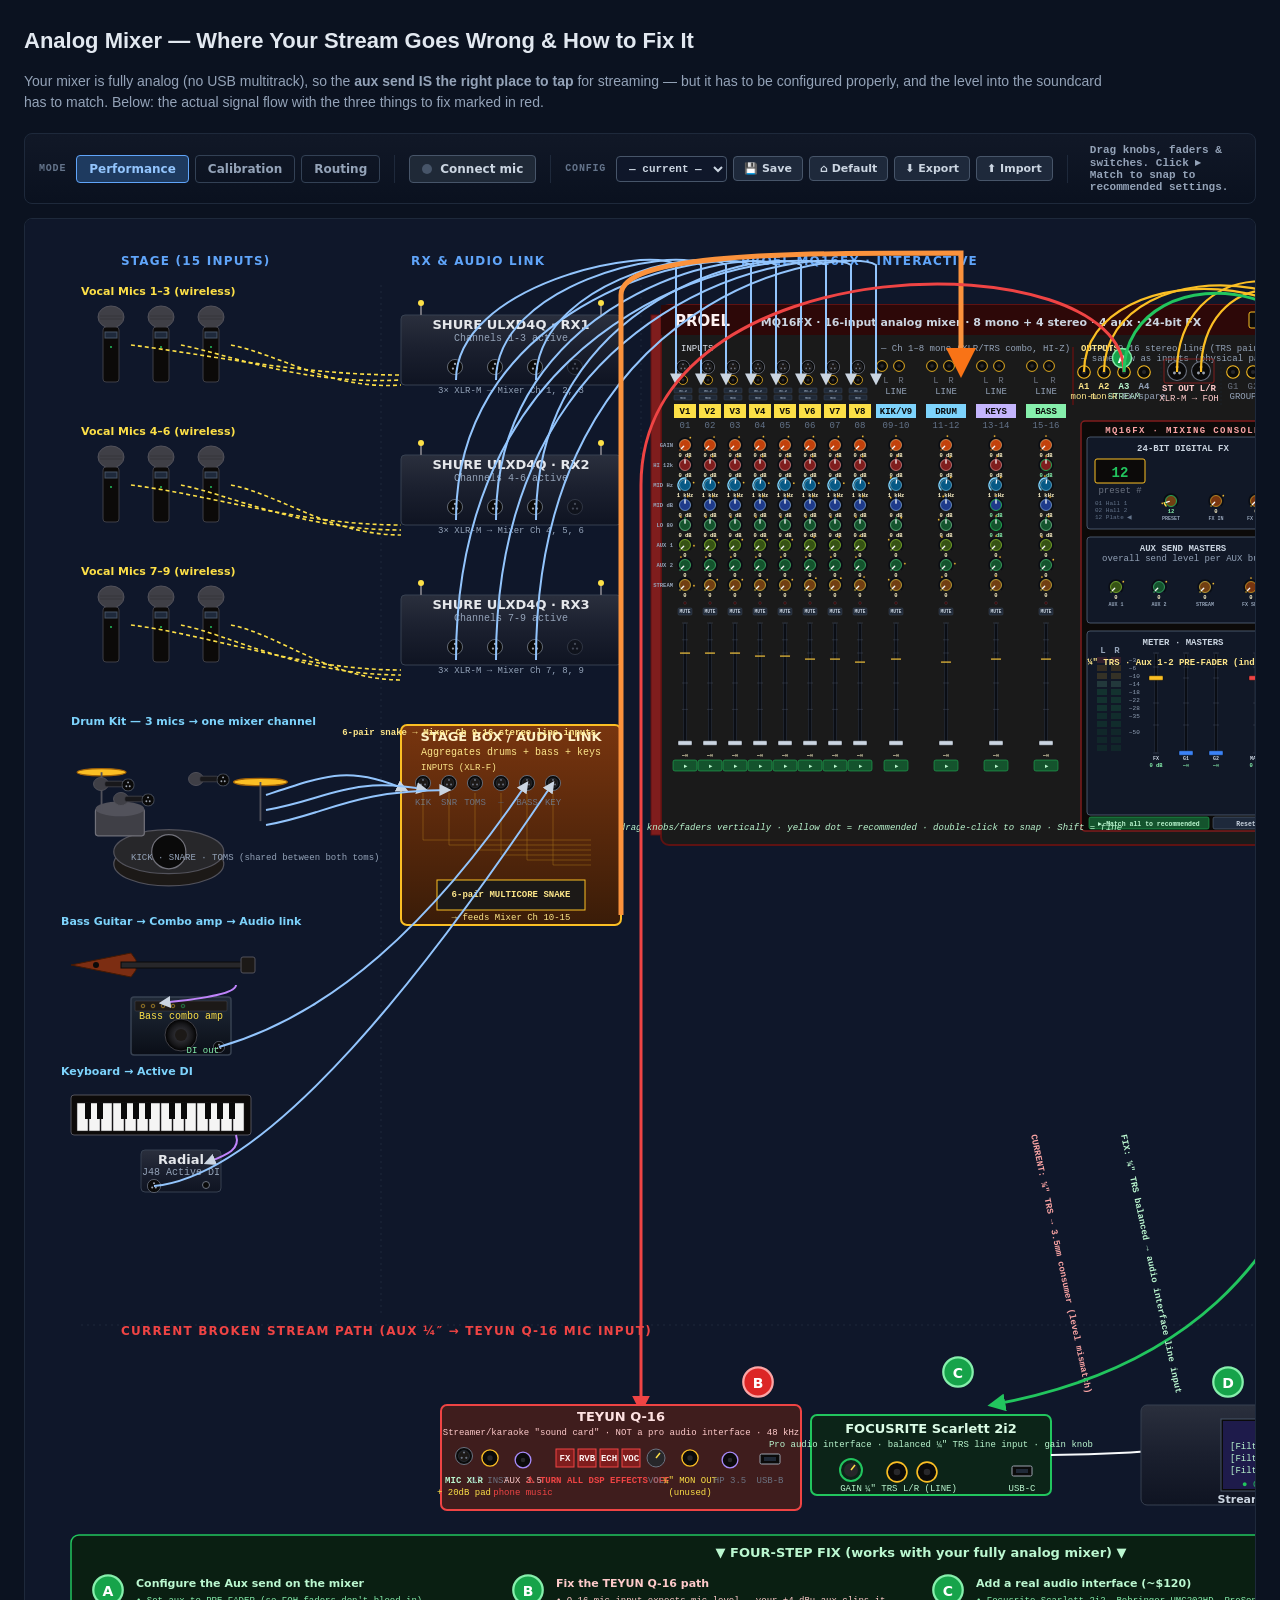
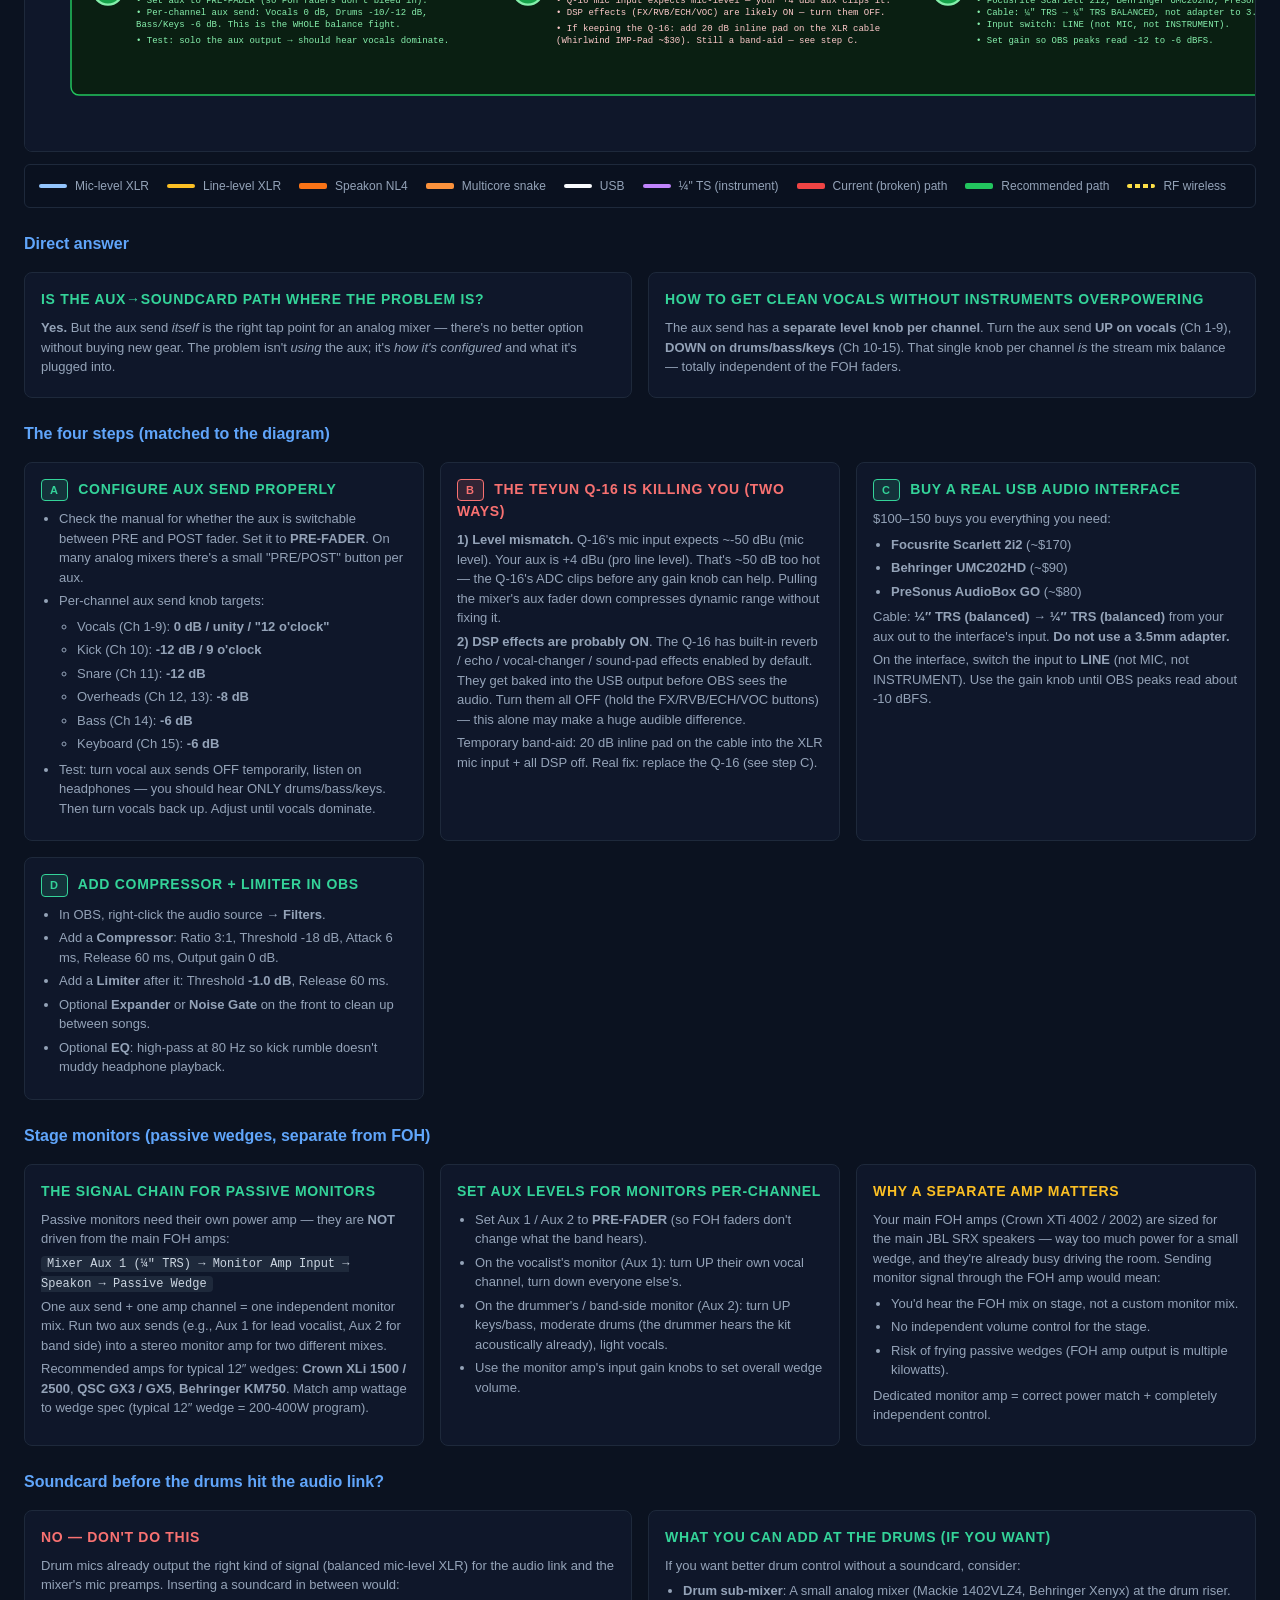
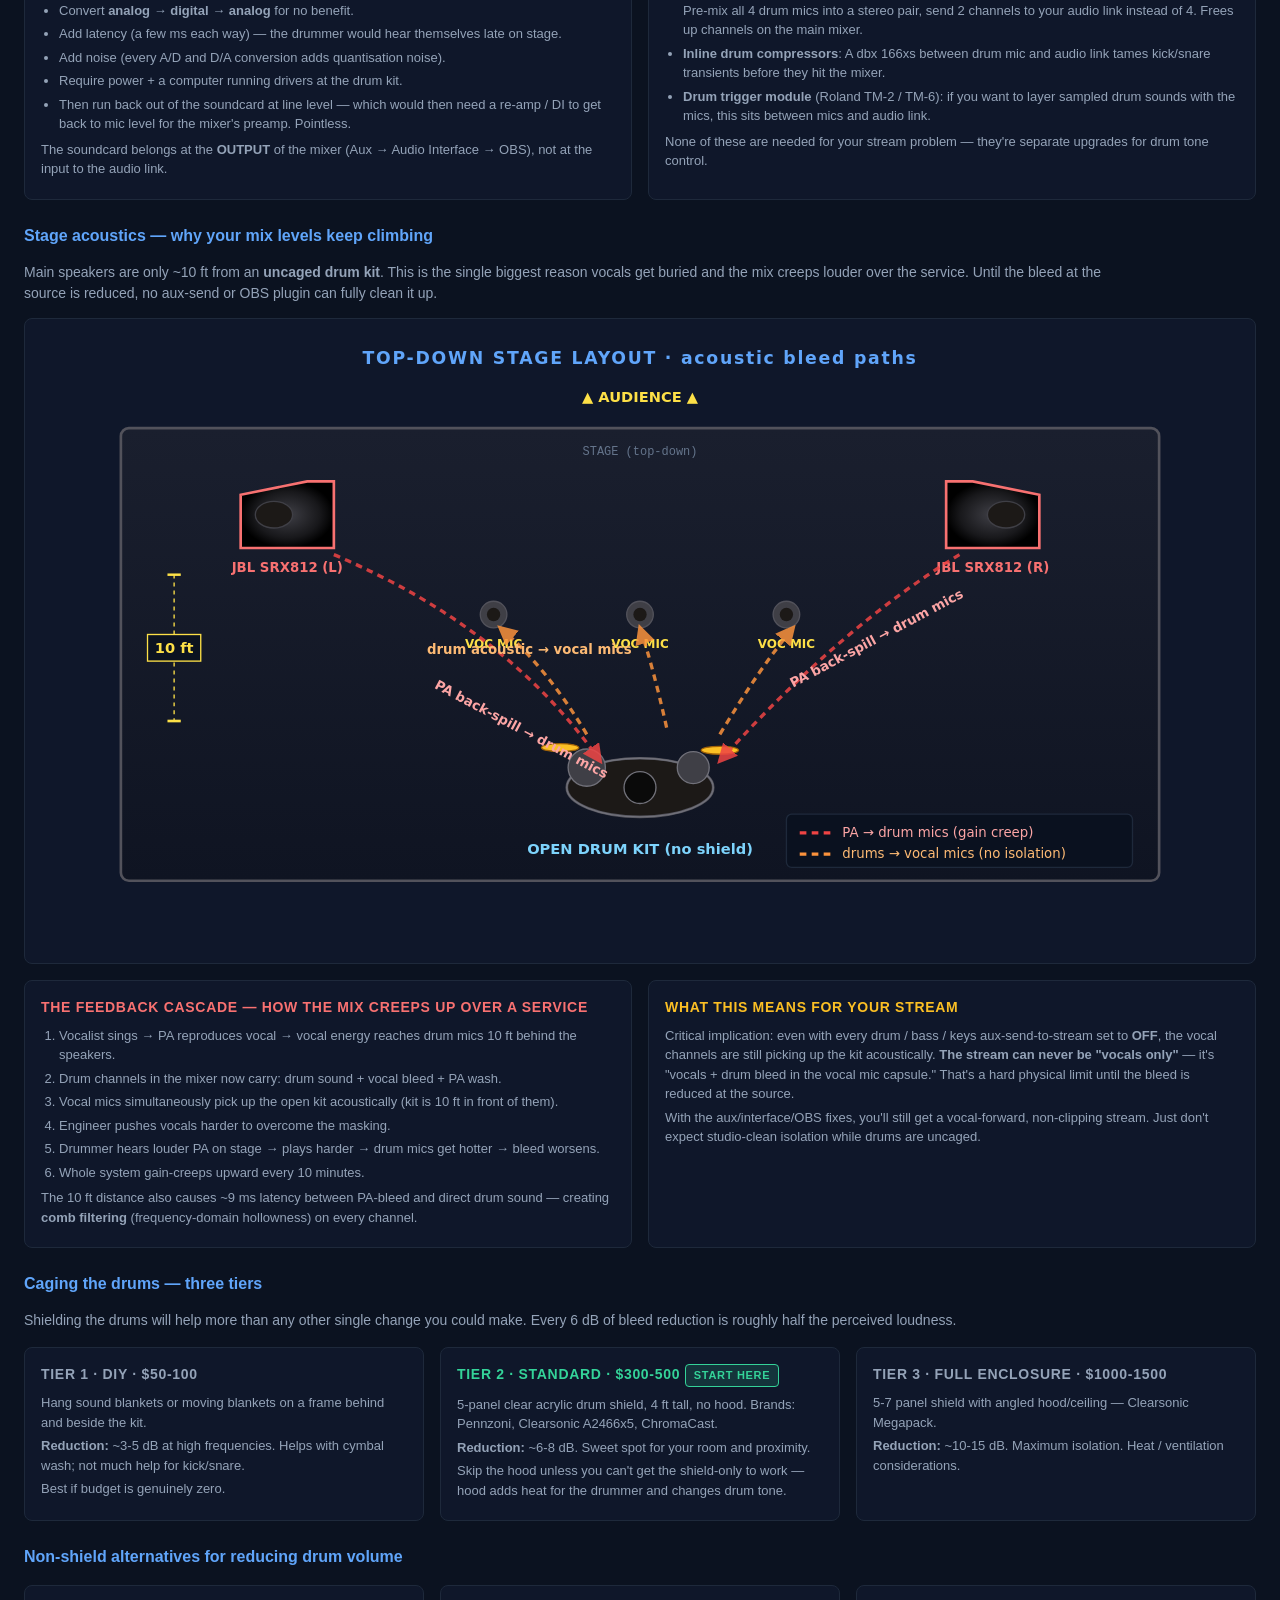
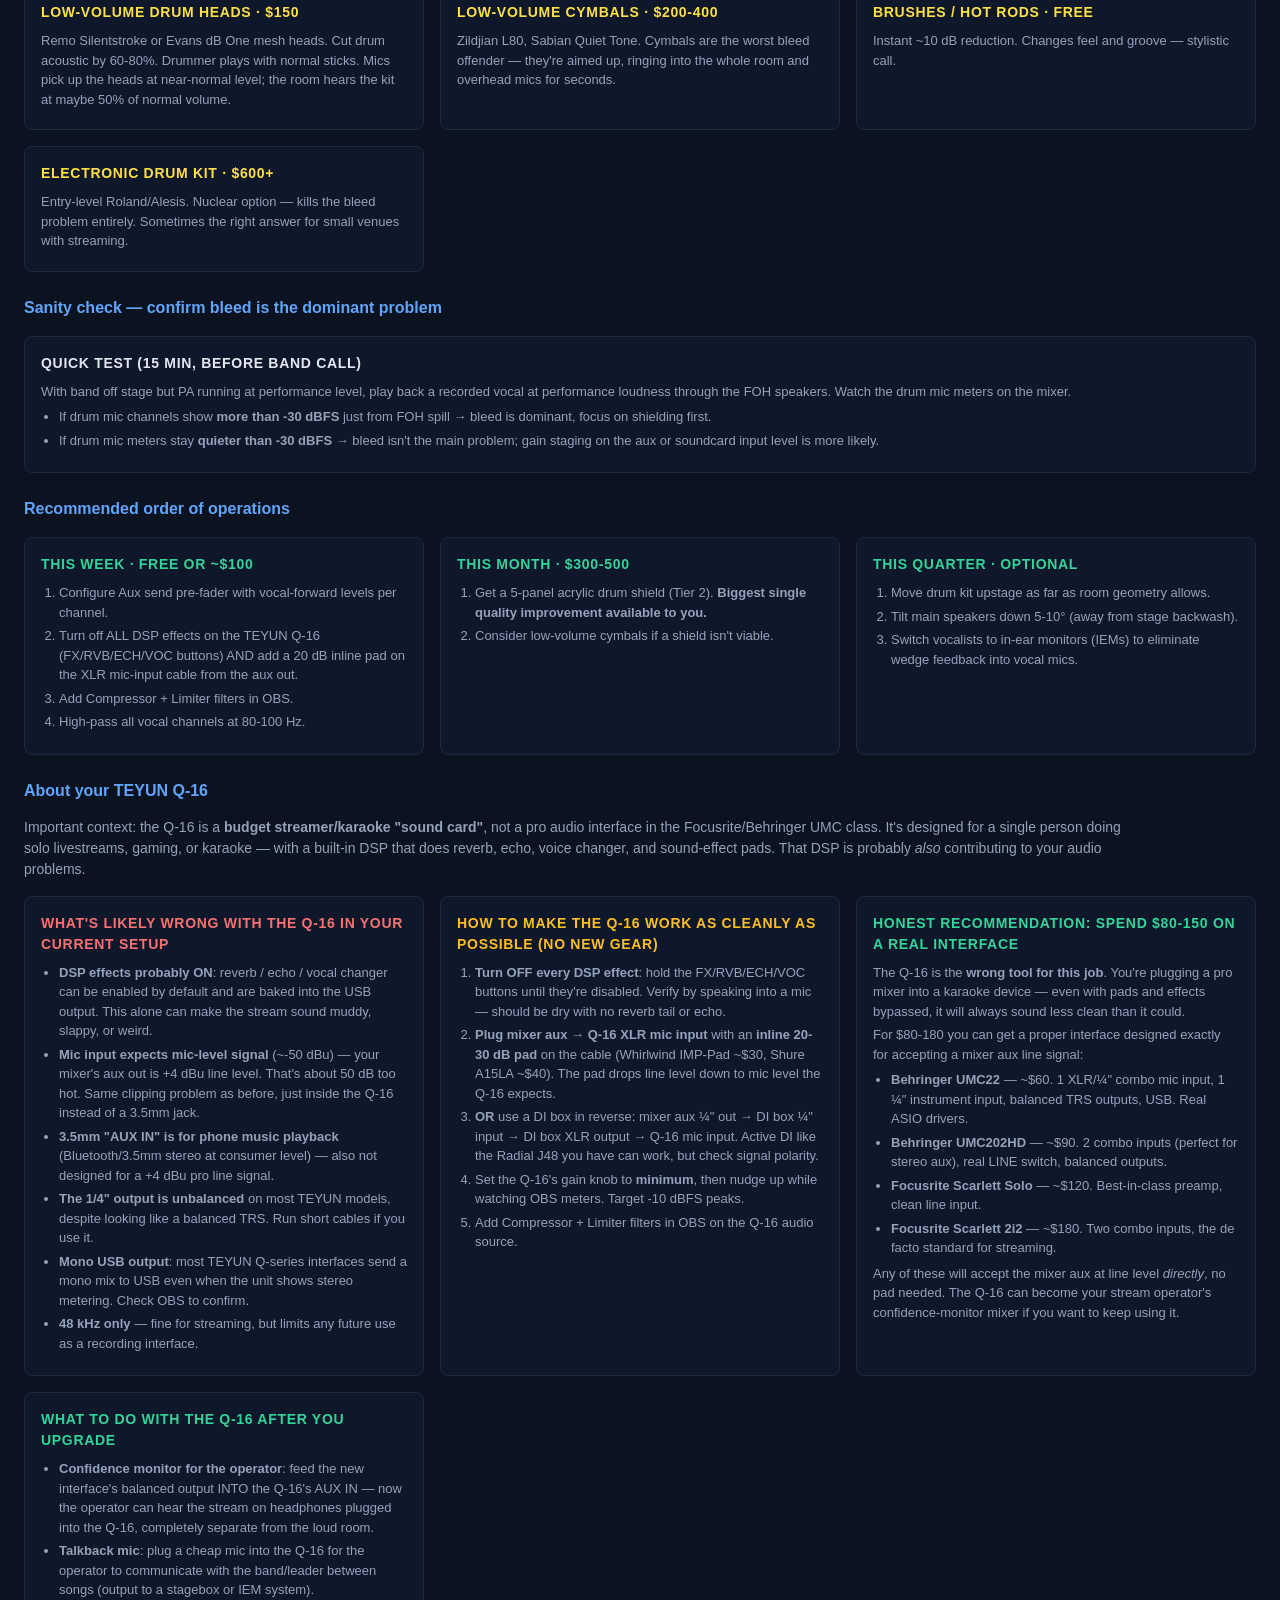
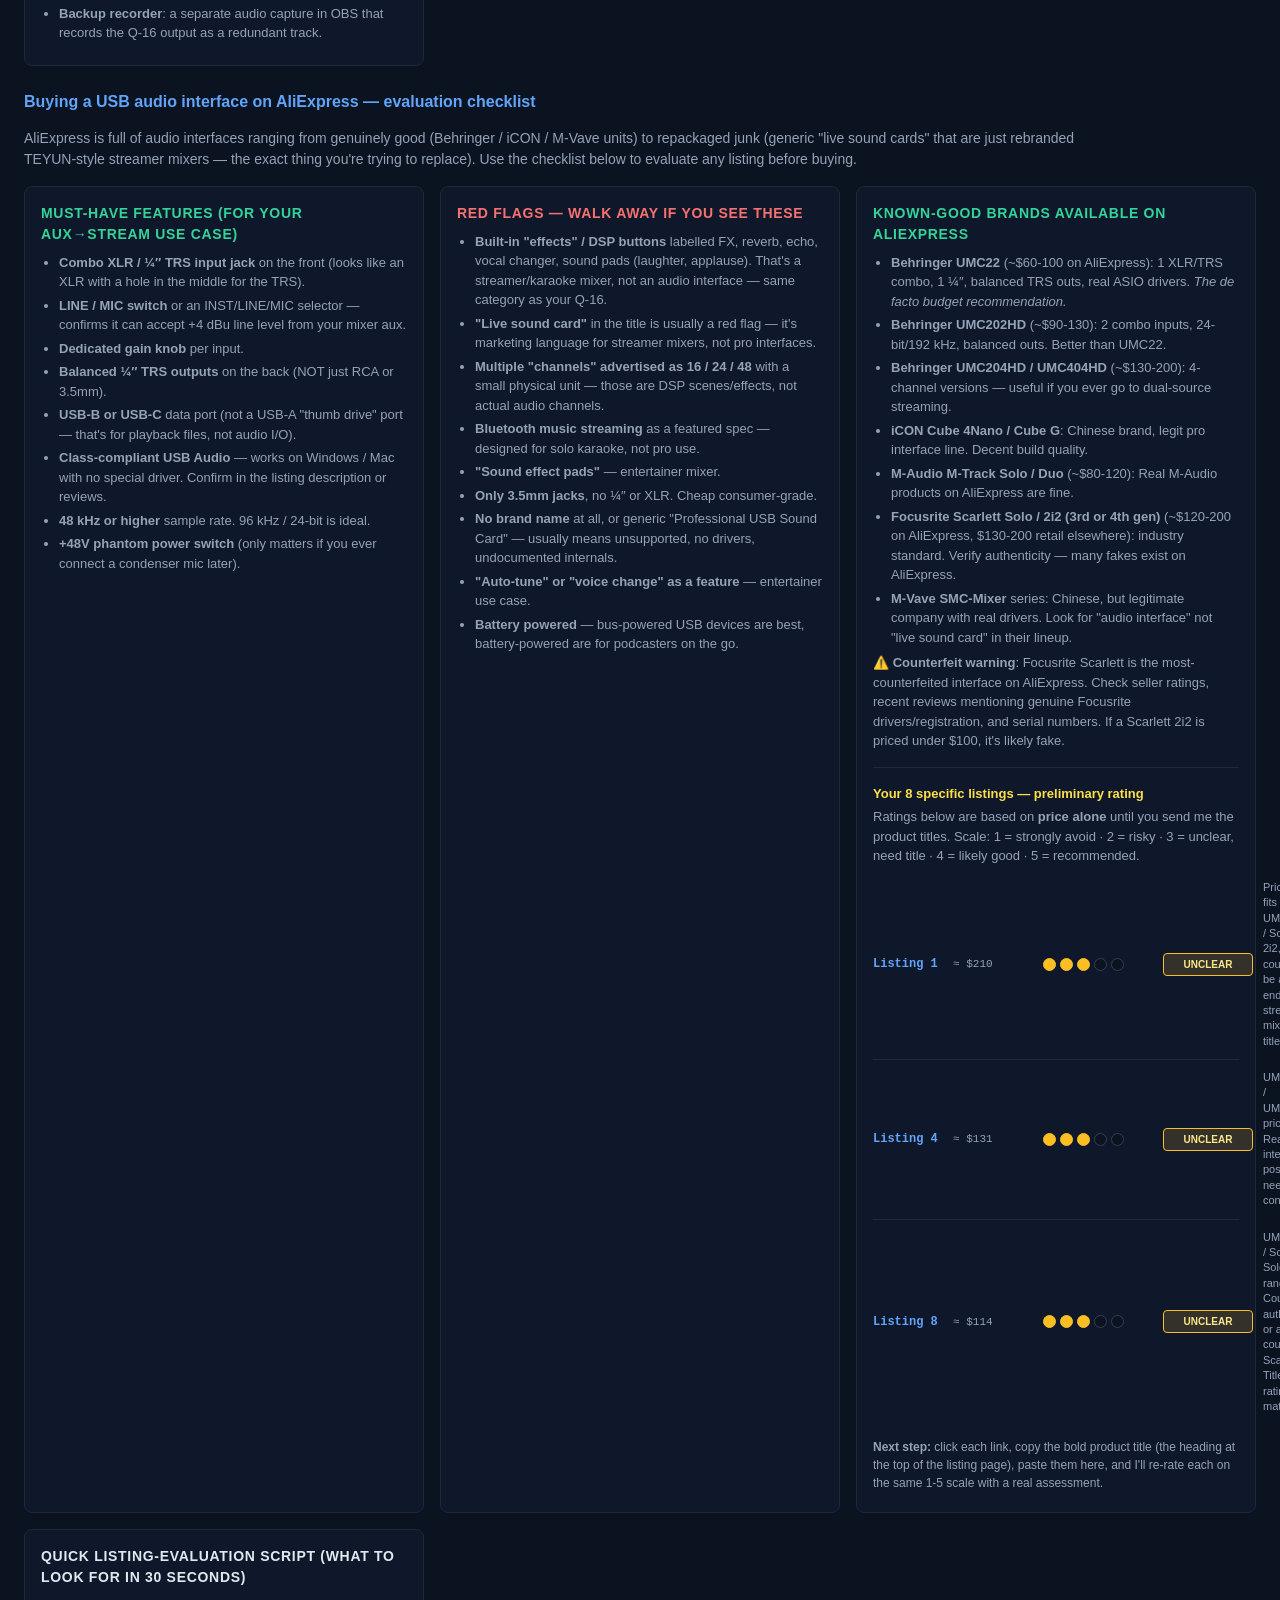
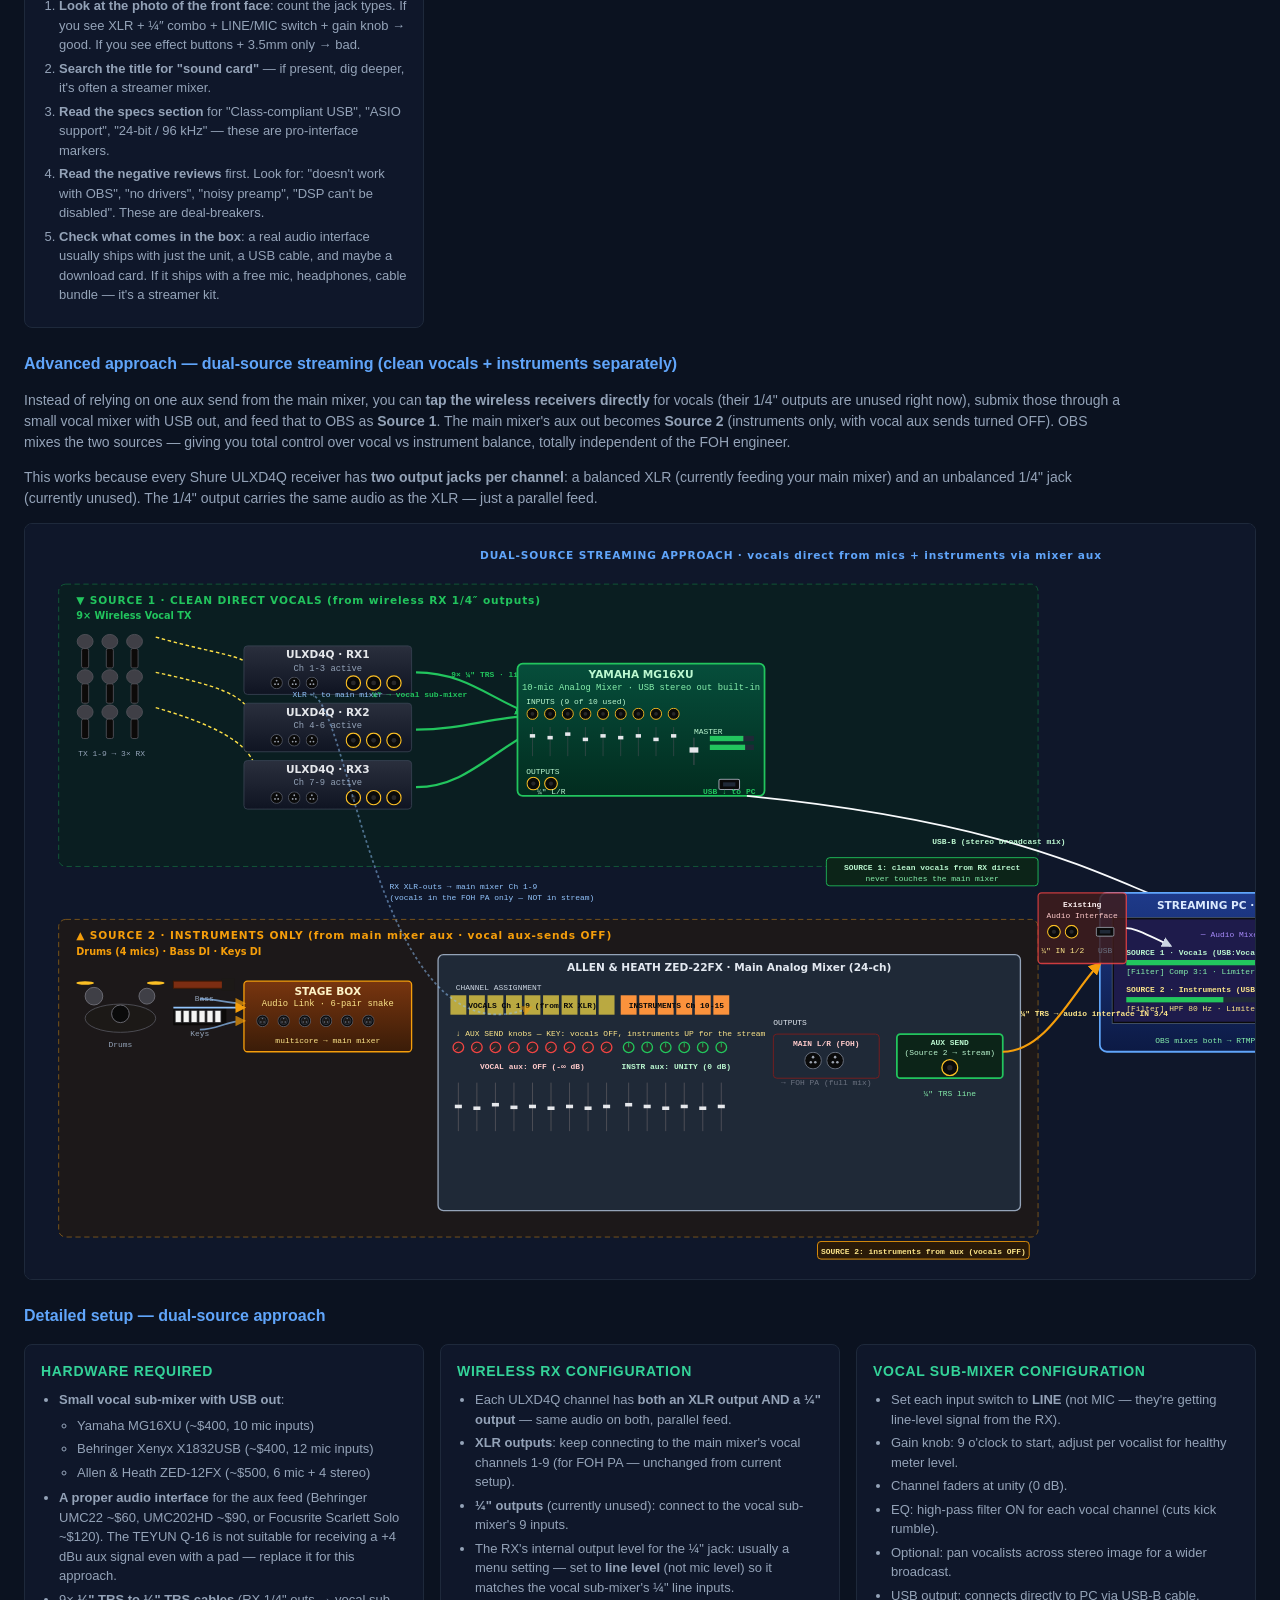
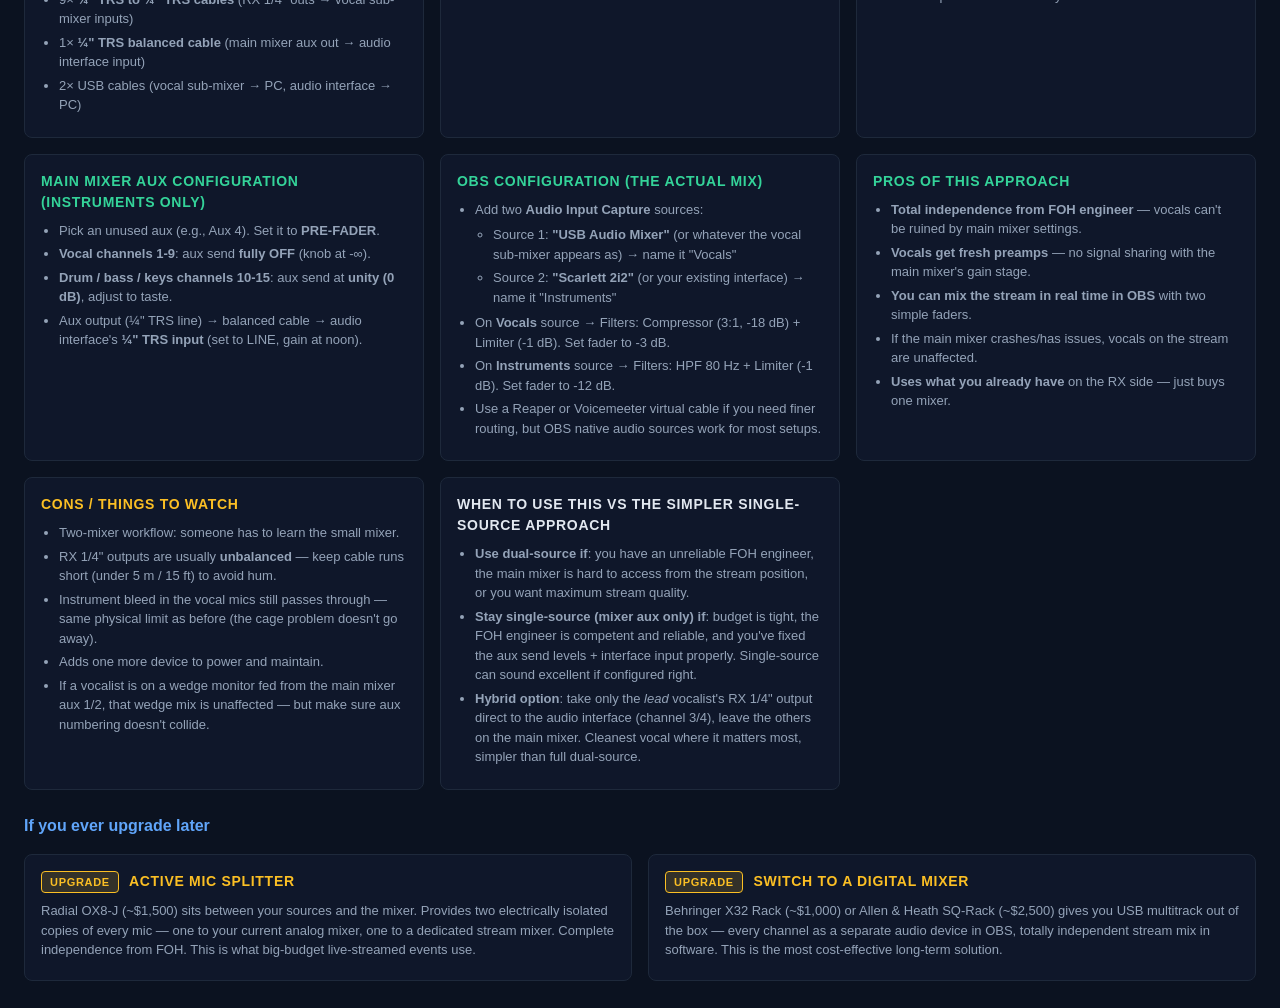
<file: index.html>
<!DOCTYPE html>
<html lang="en">
<head>
  <meta charset="UTF-8">
  <title>AudioLink — loading…</title>
  <meta http-equiv="refresh" content="0; url=signal-chain.html">
  <style>
    body { background:#0b1220; color:#e2e8f0; font-family:-apple-system,system-ui,sans-serif; padding:40px; text-align:center; }
    a { color:#60a5fa; }
  </style>
</head>
<body>
  <p>Loading <a href="signal-chain.html">AudioLink signal chain</a>…</p>
</body>
</html>
</file>
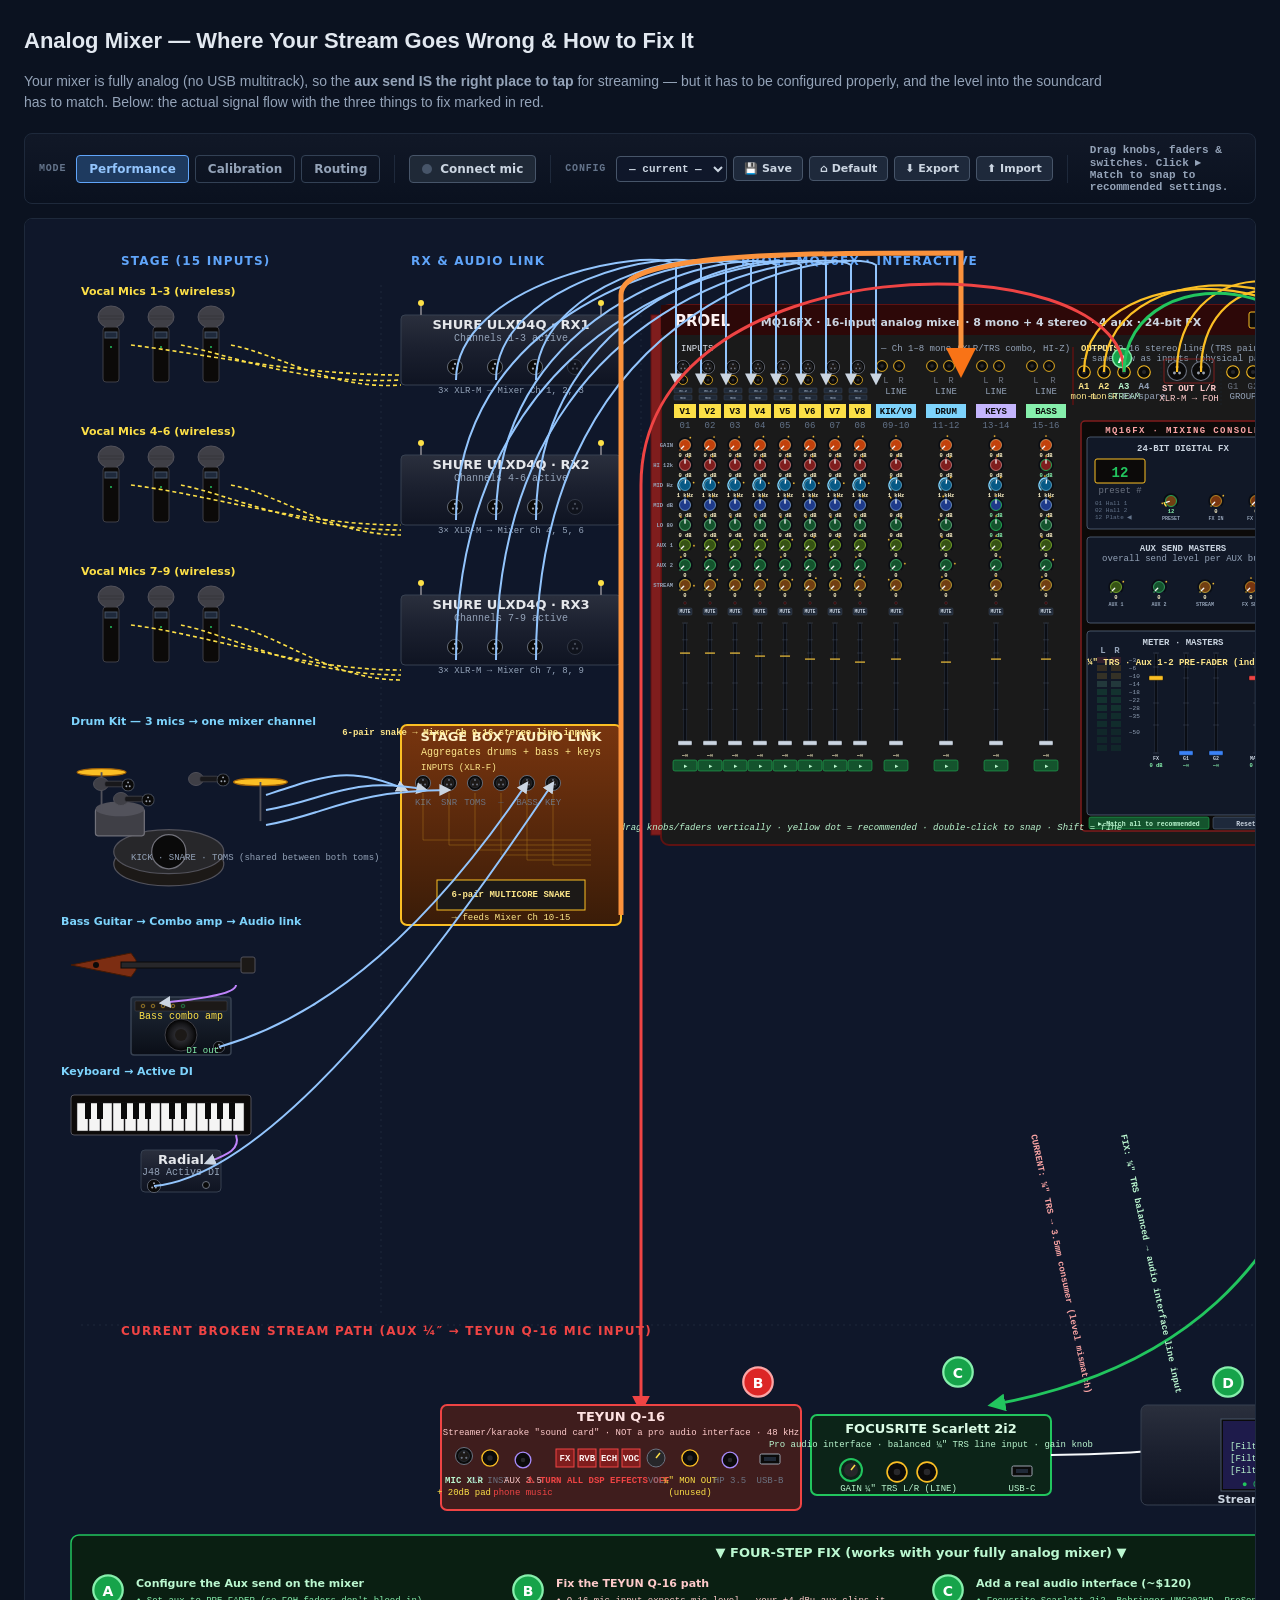
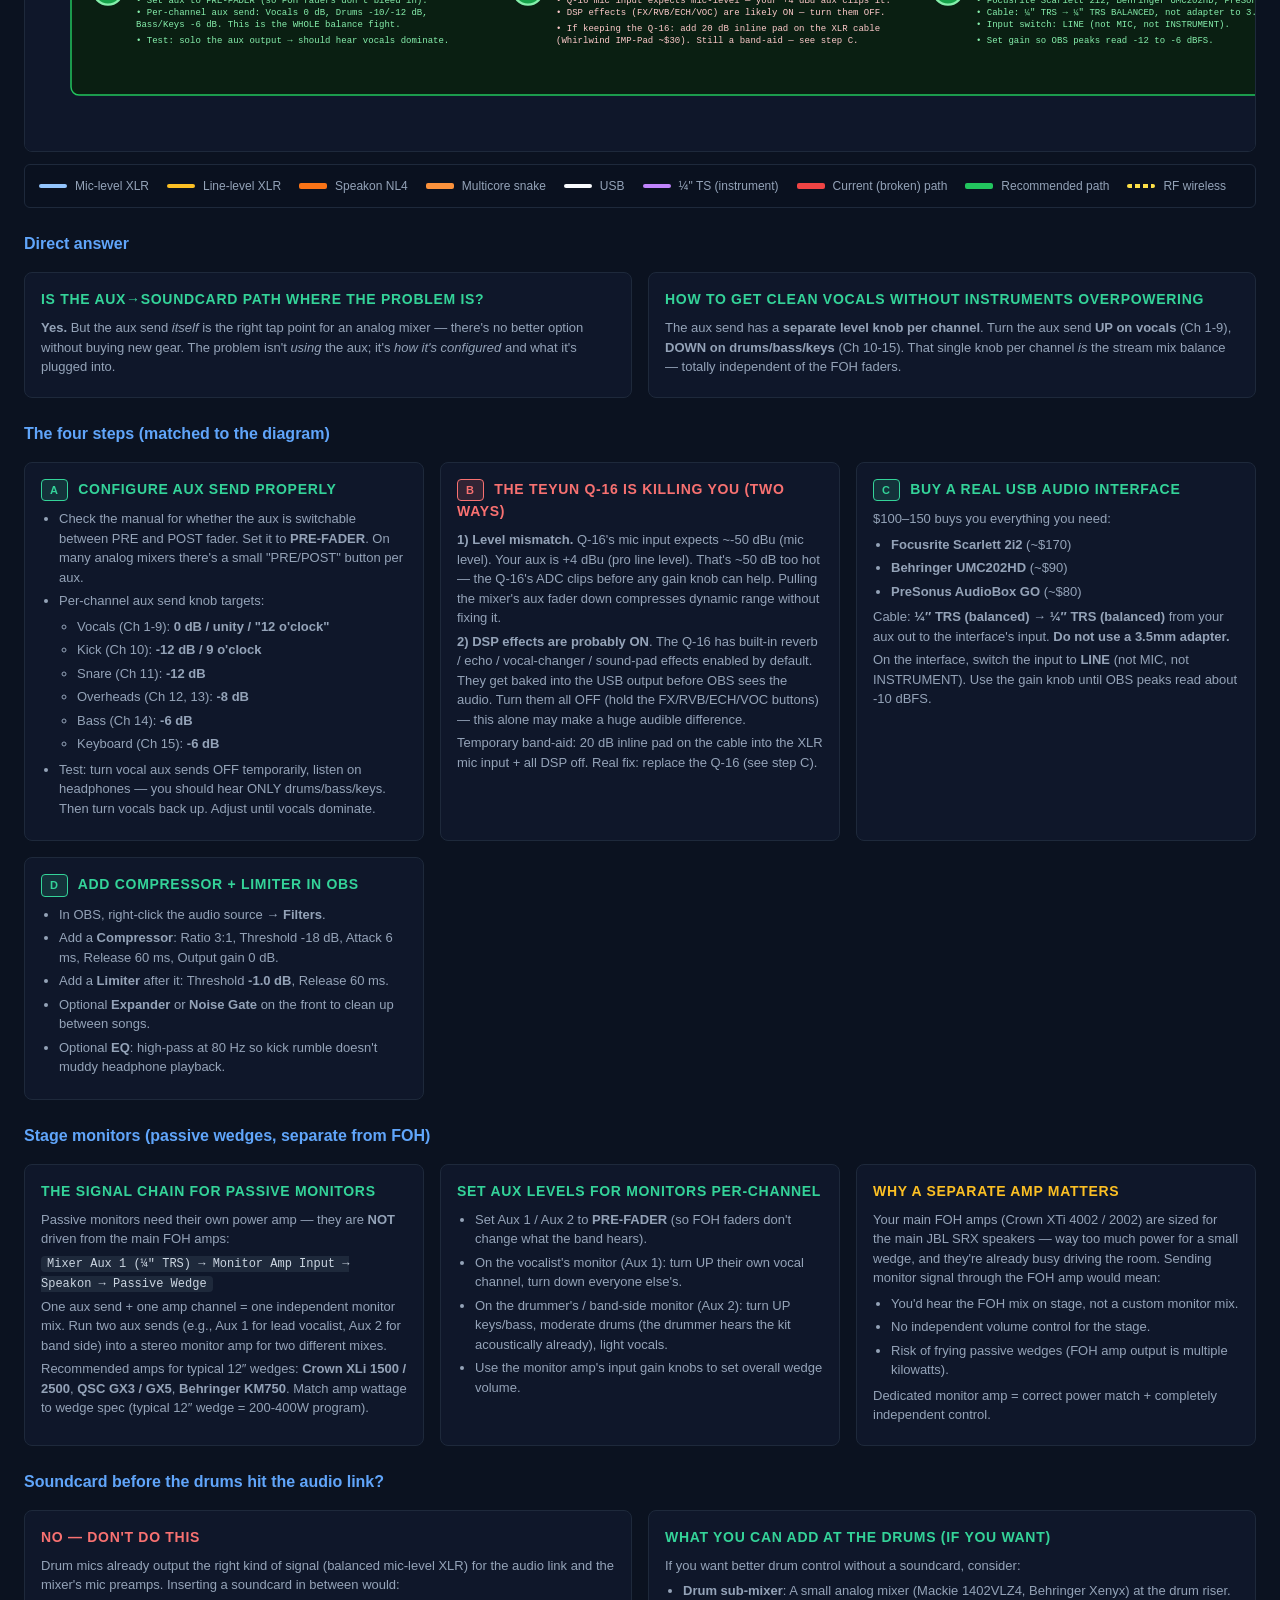
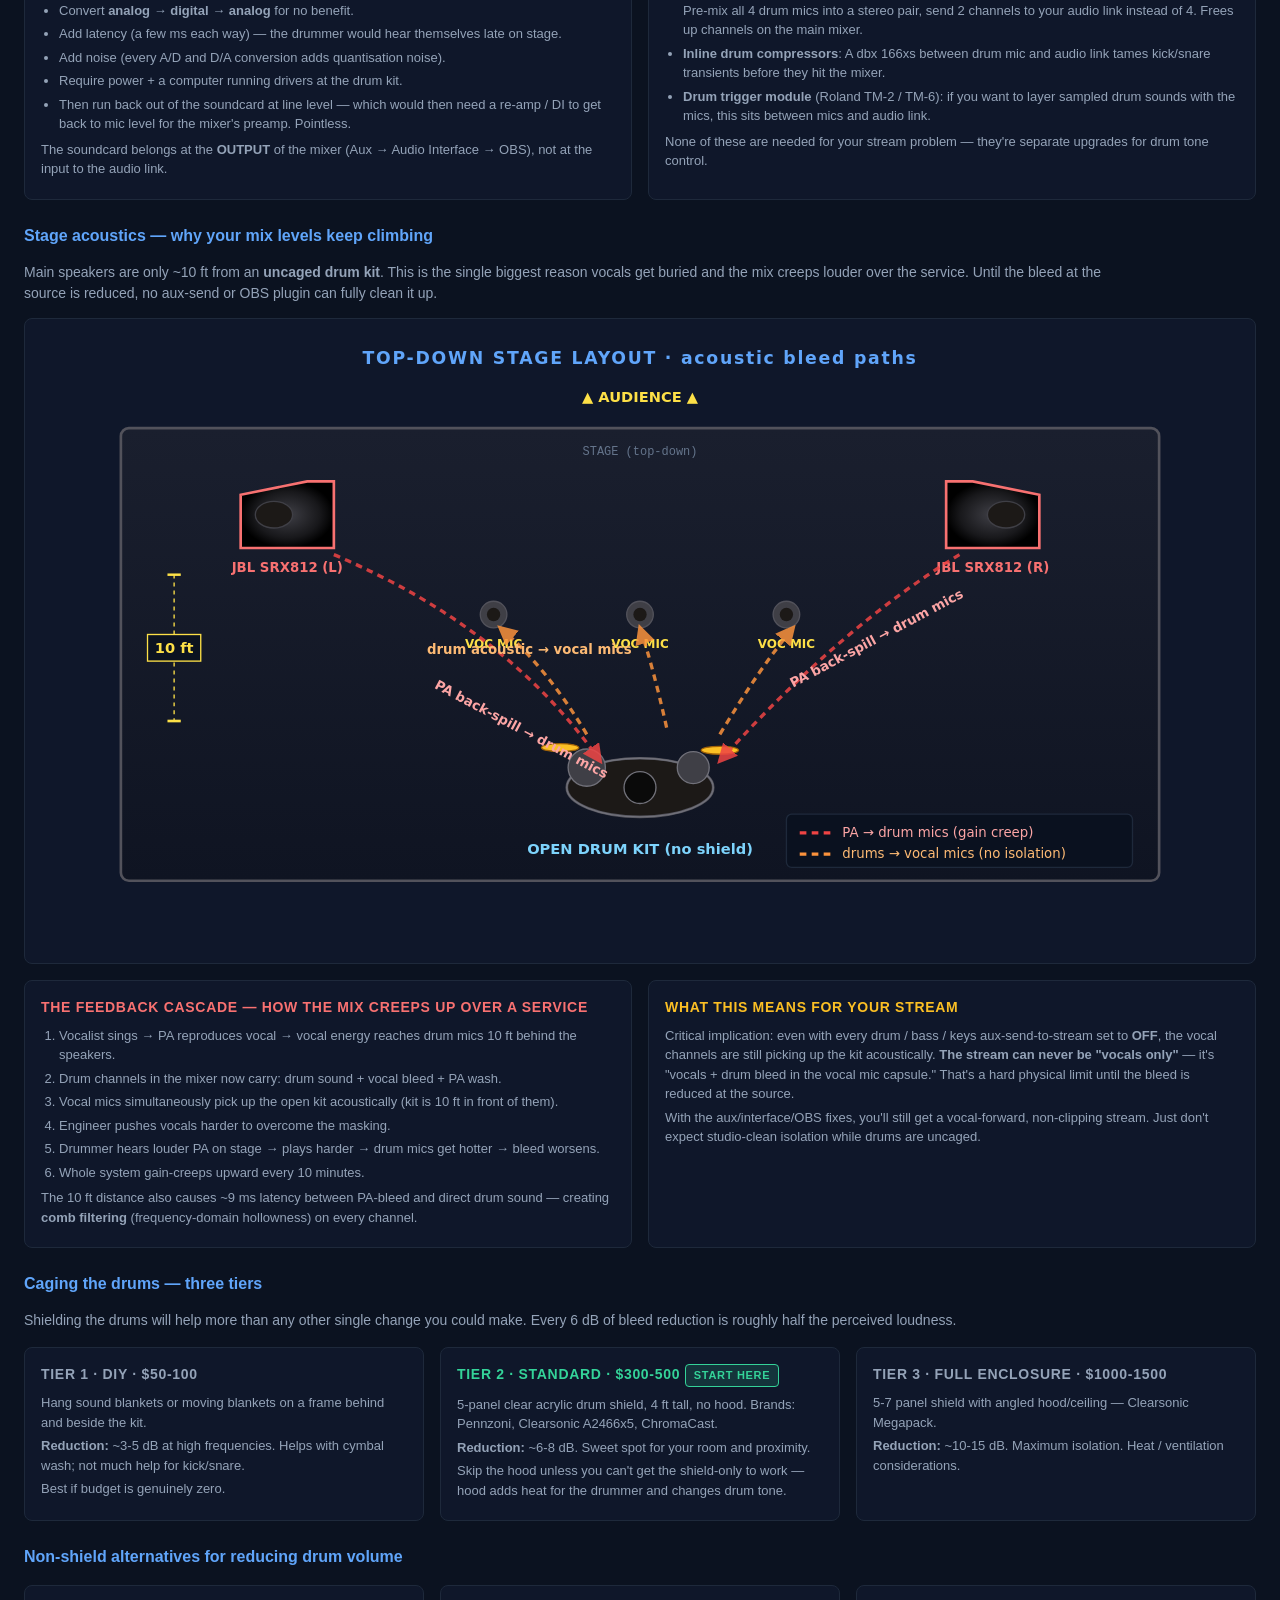
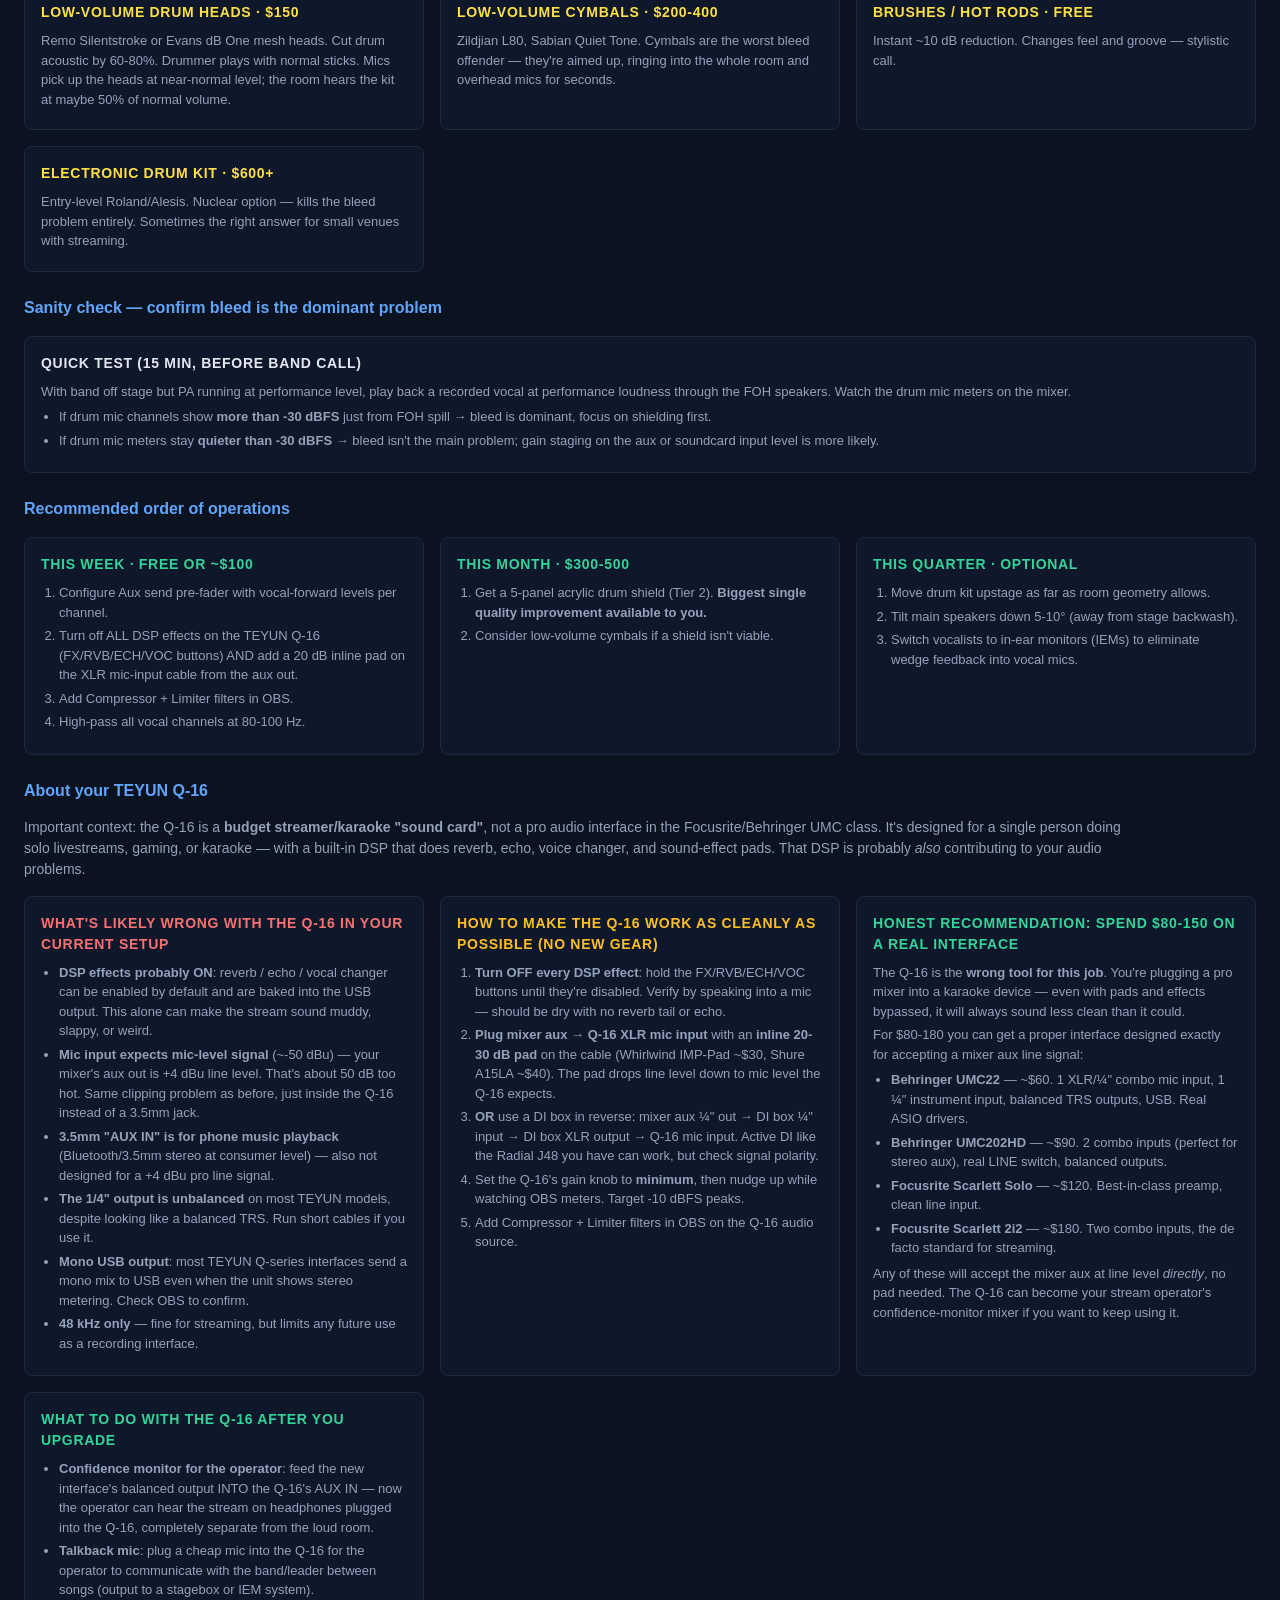
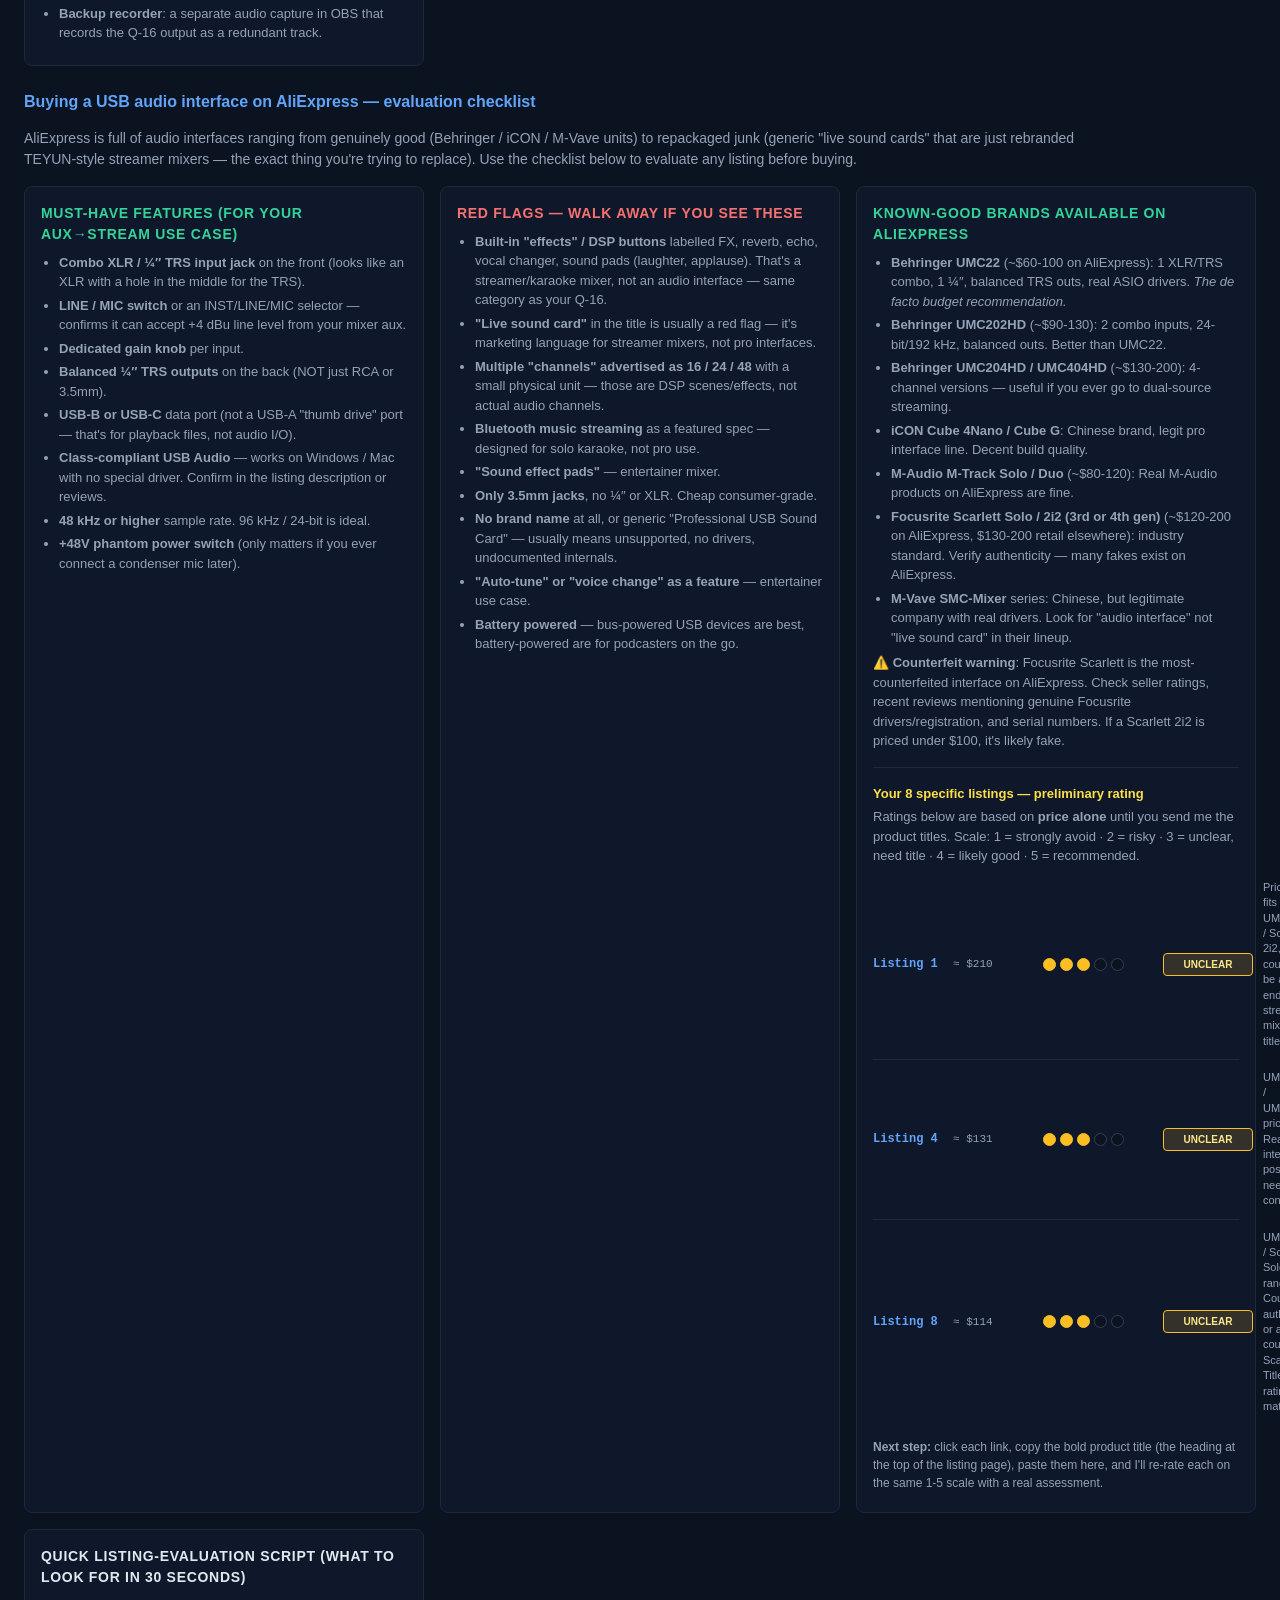
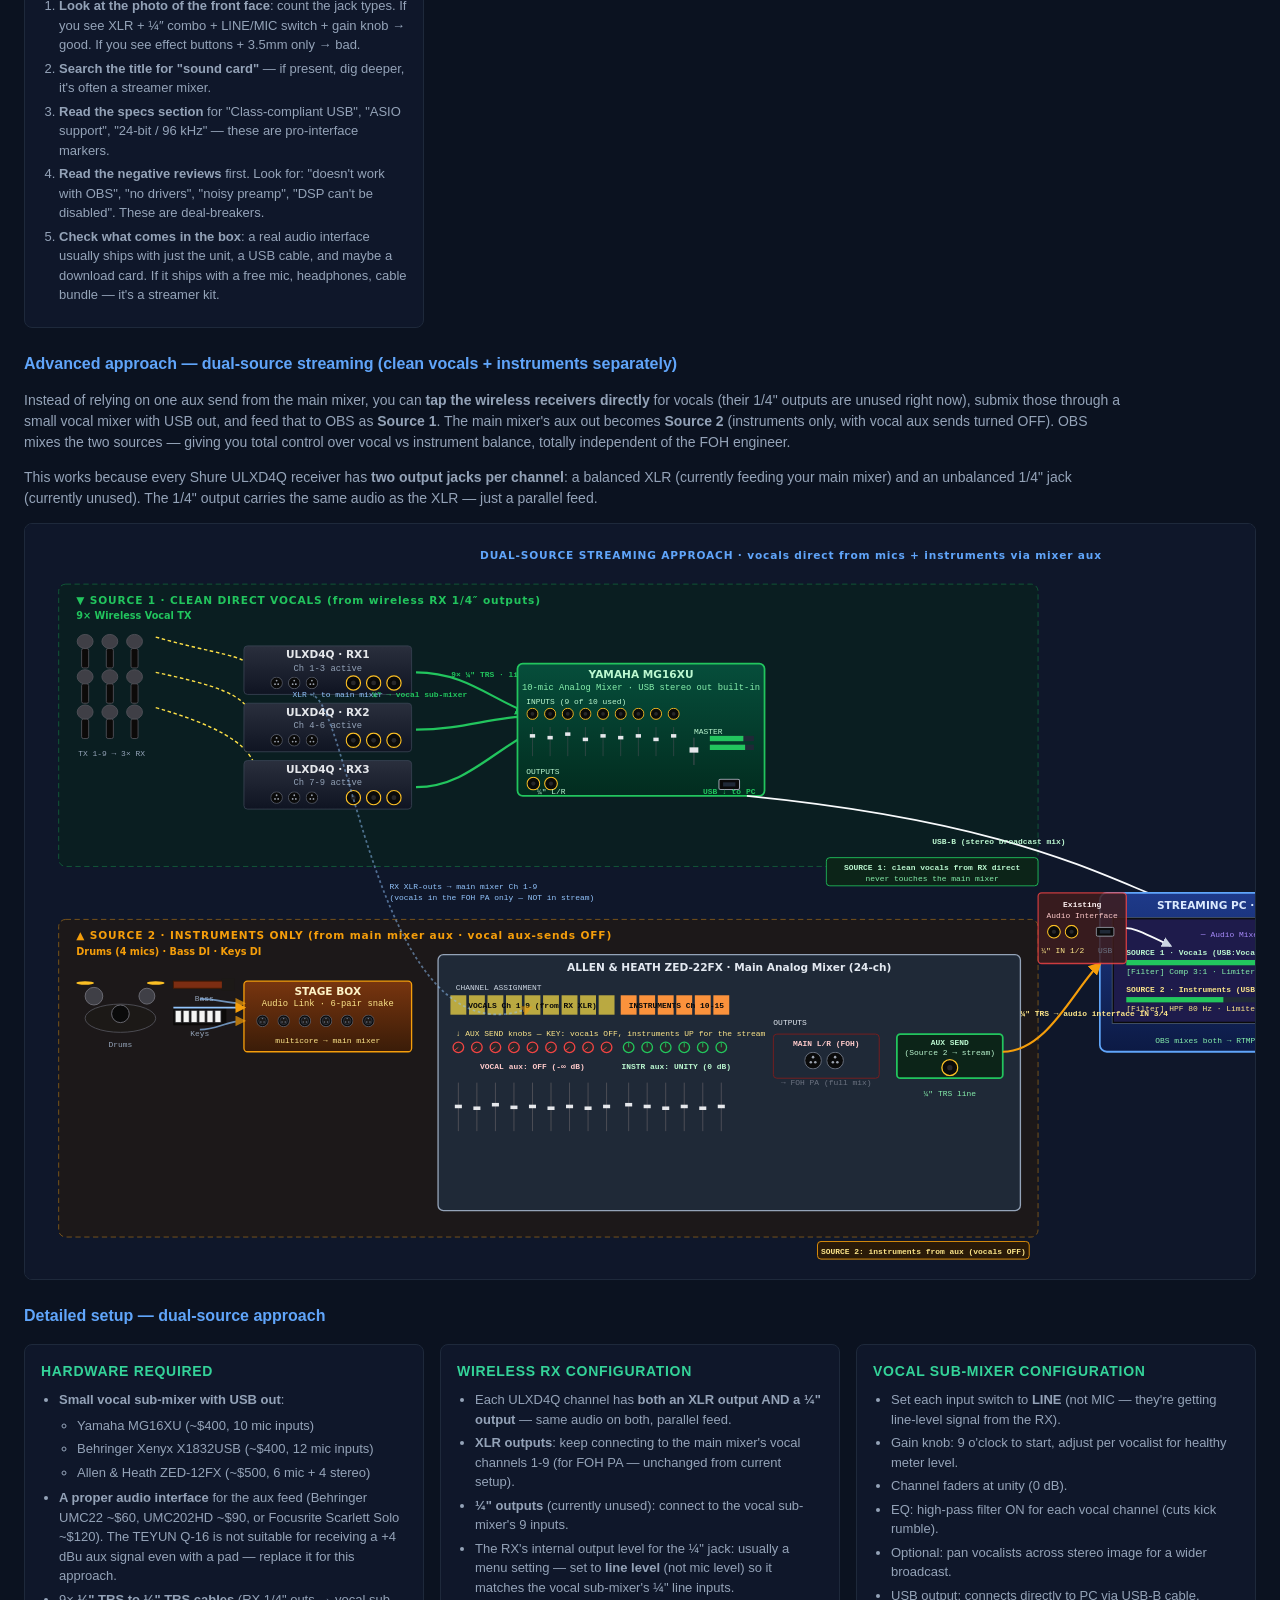
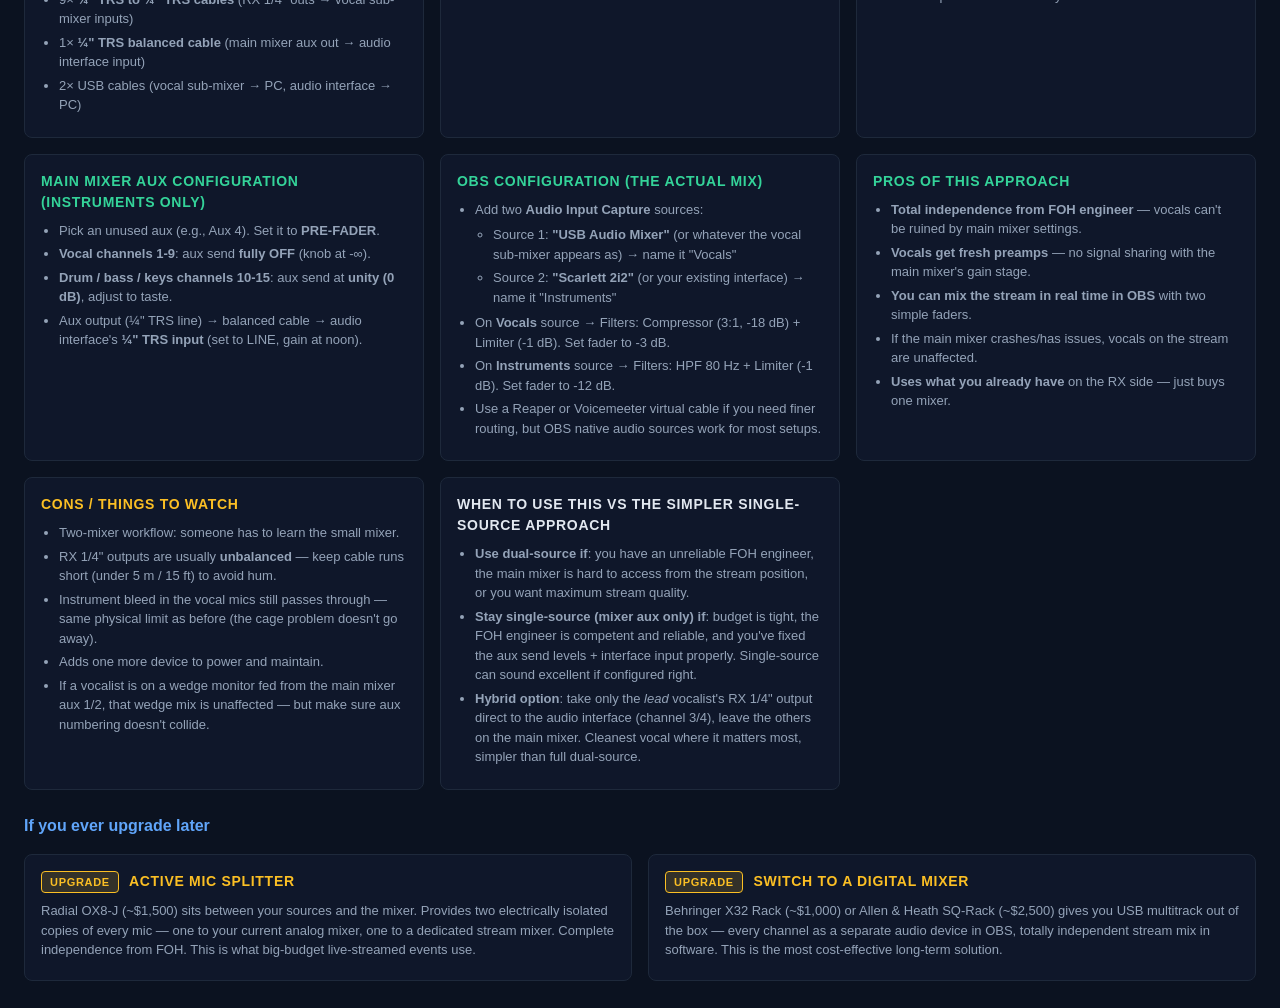
<file: signal-chain.html>
<!DOCTYPE html>
<html lang="en">
<head>
<meta charset="UTF-8">
<title>Analog Mixer — Clean Stream Fix</title>
<link rel="stylesheet" href="signal-chain.css">
</head>
<body>

<h1>Analog Mixer — Where Your Stream Goes Wrong & How to Fix It</h1>
<p class="subtitle">
  Your mixer is fully analog (no USB multitrack), so the <strong>aux send IS the right place to tap</strong> for streaming — but it has to be configured properly, and the level into the soundcard has to match. Below: the actual signal flow with the three things to fix marked in red.
</p>

<div class="mixer-toolbar" id="mixerToolbar">
  <div class="toolbar-section">
    <span class="toolbar-label">Mode</span>
    <button type="button" class="mode-tab active" data-mode="performance">Performance</button>
    <button type="button" class="mode-tab" data-mode="calibration">Calibration</button>
    <button type="button" class="mode-tab" data-mode="routing">Routing</button>
  </div>

  <div class="toolbar-divider"></div>

  <div class="toolbar-section">
    <button type="button" class="mic-btn" id="micToggle" aria-label="Connect microphone">
      <span class="mic-status-dot"></span>
      <span class="mic-label">Connect mic</span>
      <span class="mic-level" hidden>−∞ dB</span>
    </button>
  </div>

  <div class="toolbar-divider"></div>

  <div class="toolbar-section">
    <span class="toolbar-label">Config</span>
    <select id="configSelect" class="toolbar-select" title="Pick a saved configuration">
      <option value="">— current —</option>
    </select>
    <button type="button" id="configSave" class="toolbar-action-btn" title="Save current state to a named config">💾 Save</button>
    <button type="button" id="configDefault" class="toolbar-action-btn" title="Load Default: devices only, no cables">⌂ Default</button>
    <button type="button" id="configExport" class="toolbar-action-btn" title="Download current state as JSON">⬇ Export</button>
    <button type="button" id="configImport" class="toolbar-action-btn" title="Load state from a JSON file">⬆ Import</button>
    <input type="file" id="configImportFile" accept="application/json" hidden>
  </div>

  <div class="toolbar-divider"></div>

  <div class="toolbar-actions" id="modeActions"></div>

  <div class="toolbar-banner" id="toolbarBanner" hidden></div>
</div>

<div class="diagram-wrap">
<svg class="rig" viewBox="0 0 1800 1500" xmlns="http://www.w3.org/2000/svg">

  <defs>
    <linearGradient id="rack" x1="0" x2="0" y1="0" y2="1">
      <stop offset="0" stop-color="#2a2f3d"/><stop offset="0.5" stop-color="#1a1f2e"/><stop offset="1" stop-color="#0f1422"/>
    </linearGradient>
    <linearGradient id="mixerAnalog" x1="0" x2="0" y1="0" y2="1">
      <stop offset="0" stop-color="#374151"/><stop offset="0.5" stop-color="#1f2937"/><stop offset="1" stop-color="#0f172a"/>
    </linearGradient>
    <linearGradient id="rackAmber" x1="0" x2="0" y1="0" y2="1">
      <stop offset="0" stop-color="#78350f"/><stop offset="1" stop-color="#3a1c08"/>
    </linearGradient>
    <linearGradient id="speakerBox" x1="0" x2="0" y1="0" y2="1">
      <stop offset="0" stop-color="#1f2937"/><stop offset="1" stop-color="#0a0e17"/>
    </linearGradient>
    <radialGradient id="cone" cx="0.5" cy="0.5" r="0.5">
      <stop offset="0" stop-color="#3f3f46"/><stop offset="0.7" stop-color="#18181b"/><stop offset="1" stop-color="#000"/>
    </radialGradient>

    <marker id="arrow" viewBox="0 0 10 10" refX="8" refY="5" markerWidth="6" markerHeight="6" orient="auto-start-reverse">
      <path d="M0,0 L10,5 L0,10 z" fill="#cbd5e1"/></marker>
    <marker id="arrowRed" viewBox="0 0 10 10" refX="8" refY="5" markerWidth="6" markerHeight="6" orient="auto-start-reverse">
      <path d="M0,0 L10,5 L0,10 z" fill="#ef4444"/></marker>
    <marker id="arrowGreen" viewBox="0 0 10 10" refX="8" refY="5" markerWidth="6" markerHeight="6" orient="auto-start-reverse">
      <path d="M0,0 L10,5 L0,10 z" fill="#22c55e"/></marker>
    <marker id="arrowOrange" viewBox="0 0 10 10" refX="8" refY="5" markerWidth="6" markerHeight="6" orient="auto-start-reverse">
      <path d="M0,0 L10,5 L0,10 z" fill="#f97316"/></marker>

    <symbol id="xlrF" viewBox="0 0 18 18">
      <circle cx="9" cy="9" r="8.5" fill="#0a0a0a" stroke="#6b7280" stroke-width="1"/>
      <circle cx="9" cy="9" r="5.5" fill="#1c1917" stroke="#374151" stroke-width="0.5"/>
      <circle cx="9" cy="5.5" r="1.1" fill="#6b7280"/>
      <circle cx="6.7" cy="10.8" r="1.1" fill="#6b7280"/>
      <circle cx="11.3" cy="10.8" r="1.1" fill="#6b7280"/>
    </symbol>
    <symbol id="xlrM" viewBox="0 0 18 18">
      <circle cx="9" cy="9" r="8.5" fill="#0a0a0a" stroke="#6b7280" stroke-width="1"/>
      <circle cx="9" cy="5.5" r="1.3" fill="#9ca3af"/>
      <circle cx="6.7" cy="10.8" r="1.3" fill="#9ca3af"/>
      <circle cx="11.3" cy="10.8" r="1.3" fill="#9ca3af"/>
    </symbol>
    <symbol id="speakon" viewBox="0 0 22 22">
      <circle cx="11" cy="11" r="10.5" fill="#0a0a0a" stroke="#f97316" stroke-width="1.5"/>
      <path d="M11 4 L11 7 M4 11 L7 11 M11 18 L11 15 M18 11 L15 11" stroke="#f97316" stroke-width="1.5"/>
      <circle cx="11" cy="11" r="4" fill="#1c1917" stroke="#f97316" stroke-width="0.8"/>
    </symbol>
    <symbol id="usb" viewBox="0 0 22 12">
      <rect x="1" y="1" width="20" height="10" rx="1.5" fill="#0a0a0a" stroke="#9ca3af"/>
      <rect x="5" y="4" width="12" height="4" fill="#1f2937"/>
    </symbol>
    <symbol id="trsJack" viewBox="0 0 20 20">
      <circle cx="10" cy="10" r="9" fill="#0a0a0a" stroke="#fbbf24" stroke-width="1.5"/>
      <circle cx="10" cy="10" r="3" fill="#27272a"/>
    </symbol>
    <symbol id="miniJack" viewBox="0 0 16 16">
      <circle cx="8" cy="8" r="7" fill="#0a0a0a" stroke="#a78bfa" stroke-width="1.2"/>
      <circle cx="8" cy="8" r="2" fill="#27272a"/>
    </symbol>
    <symbol id="rcaJack" viewBox="0 0 16 16">
      <circle cx="8" cy="8" r="7" fill="#0a0a0a" stroke="#dc2626" stroke-width="1"/>
      <circle cx="8" cy="8" r="2" fill="#27272a"/>
    </symbol>

    <symbol id="wmic" viewBox="0 0 40 100">
      <ellipse cx="20" cy="12" rx="13" ry="11" fill="#3f3f46" stroke="#52525b"/>
      <line x1="9" y1="11" x2="31" y2="11" stroke="#27272a" stroke-width="0.4"/>
      <line x1="9" y1="14" x2="31" y2="14" stroke="#27272a" stroke-width="0.4"/>
      <rect x="12" y="22" width="16" height="55" rx="3" fill="#0c0a09" stroke="#3f3f46"/>
      <rect x="14" y="27" width="12" height="6" fill="#1e293b" stroke="#475569"/>
      <circle cx="20" cy="42" r="1" fill="#22c55e"/>
    </symbol>

    <symbol id="drumkit" viewBox="0 0 180 130">
      <ellipse cx="80" cy="105" rx="45" ry="18" fill="#1c1917" stroke="#52525b"/>
      <ellipse cx="80" cy="95" rx="45" ry="18" fill="#27272a" stroke="#52525b"/>
      <circle cx="80" cy="95" r="14" fill="#0a0a0a" stroke="#71717a"/>
      <rect x="20" y="60" width="40" height="22" rx="2" fill="#3f3f46" stroke="#71717a"/>
      <ellipse cx="40" cy="60" rx="20" ry="6" fill="#52525b"/>
      <ellipse cx="155" cy="38" rx="22" ry="3" fill="#fbbf24" stroke="#a16207"/>
      <line x1="155" y1="38" x2="155" y2="70" stroke="#52525b" stroke-width="1.5"/>
      <ellipse cx="25" cy="30" rx="20" ry="3" fill="#fbbf24" stroke="#a16207"/>
      <line x1="25" y1="30" x2="25" y2="62" stroke="#52525b" stroke-width="1.5"/>
    </symbol>

    <symbol id="bass" viewBox="0 0 200 60">
      <path d="M 10 30 L 70 18 L 75 25 L 75 35 L 70 42 L 10 30 Z" fill="#7c2d12" stroke="#451a03" stroke-width="1"/>
      <rect x="60" y="27" width="120" height="6" fill="#27272a" stroke="#0a0a0a"/>
      <rect x="180" y="22" width="14" height="16" rx="2" fill="#1c1917" stroke="#52525b"/>
      <circle cx="35" cy="30" r="3" fill="#0a0a0a"/>
    </symbol>

    <symbol id="keyb" viewBox="0 0 180 60">
      <rect x="0" y="10" width="180" height="40" rx="3" fill="#0c0a09" stroke="#52525b"/>
      <g fill="#f5f5f4" stroke="#27272a" stroke-width="0.5">
        <rect x="6" y="18" width="11" height="28"/><rect x="18" y="18" width="11" height="28"/>
        <rect x="30" y="18" width="11" height="28"/><rect x="42" y="18" width="11" height="28"/>
        <rect x="54" y="18" width="11" height="28"/><rect x="66" y="18" width="11" height="28"/>
        <rect x="78" y="18" width="11" height="28"/><rect x="90" y="18" width="11" height="28"/>
        <rect x="102" y="18" width="11" height="28"/><rect x="114" y="18" width="11" height="28"/>
        <rect x="126" y="18" width="11" height="28"/><rect x="138" y="18" width="11" height="28"/>
        <rect x="150" y="18" width="11" height="28"/><rect x="162" y="18" width="11" height="28"/>
      </g>
      <g fill="#0a0a0a">
        <rect x="14" y="18" width="6" height="16"/><rect x="26" y="18" width="6" height="16"/>
        <rect x="50" y="18" width="6" height="16"/><rect x="62" y="18" width="6" height="16"/>
        <rect x="74" y="18" width="6" height="16"/><rect x="98" y="18" width="6" height="16"/>
        <rect x="110" y="18" width="6" height="16"/><rect x="134" y="18" width="6" height="16"/>
        <rect x="146" y="18" width="6" height="16"/><rect x="158" y="18" width="6" height="16"/>
      </g>
    </symbol>

    <symbol id="dmic" viewBox="0 0 50 30">
      <ellipse cx="10" cy="15" rx="8" ry="7" fill="#3f3f46" stroke="#52525b"/>
      <rect x="14" y="12" width="20" height="6" rx="2" fill="#18181b" stroke="#3f3f46"/>
      <use href="#xlrM" x="32" y="9" width="14" height="14"/>
    </symbol>

    <symbol id="problemMarker" viewBox="0 0 30 30">
      <circle cx="15" cy="15" r="13" fill="#dc2626" stroke="#fca5a5" stroke-width="2"/>
    </symbol>
    <symbol id="fixMarker" viewBox="0 0 30 30">
      <circle cx="15" cy="15" r="13" fill="#16a34a" stroke="#86efac" stroke-width="2"/>
    </symbol>

    <style>
      .label { font: 600 11px ui-sans-serif, system-ui, sans-serif; fill: #cbd5e1; }
      .small { font: 9px ui-monospace, monospace; fill: #94a3b8; }
      .brand { font: 700 13px ui-sans-serif, system-ui, sans-serif; fill: #e5e7eb; }
      .model { font: 500 10px ui-monospace, monospace; fill: #94a3b8; }
      .pin { font: 9px ui-monospace, monospace; fill: #6b7280; }
      .col-title { font: 700 12px ui-sans-serif, system-ui, sans-serif; fill: #60a5fa; letter-spacing: 0.1em; text-transform: uppercase; }
      .strip-label { font: 700 9px ui-monospace, monospace; fill: #e2e8f0; }
      .strip-num { font: 9px ui-monospace, monospace; fill: #64748b; }
      .marker-num { font: 700 14px ui-sans-serif, system-ui, sans-serif; fill: white; }

      .cable-mic { stroke: #93c5fd; stroke-width: 2; fill: none; }
      .cable-line { stroke: #fbbf24; stroke-width: 2.2; fill: none; }
      .cable-speak { stroke: #f97316; stroke-width: 4.5; fill: none; }
      .cable-usb { stroke: #f8fafc; stroke-width: 2; fill: none; }
      .cable-net { stroke: #fb923c; stroke-width: 2; fill: none; }
      .cable-rf { stroke: #fde047; stroke-width: 1.6; fill: none; stroke-dasharray: 4 3; }
      .cable-ts { stroke: #c084fc; stroke-width: 2; fill: none; }
      .cable-problem { stroke: #ef4444; stroke-width: 3; fill: none; }
      .cable-fix { stroke: #22c55e; stroke-width: 3; fill: none; }
      .cable-multi { stroke: #fb923c; stroke-width: 5; fill: none; }
    </style>
  </defs>

  <text x="80" y="30" class="col-title">STAGE (15 inputs)</text>
  <text x="370" y="30" class="col-title">RX &amp; Audio Link</text>
  <text x="700" y="30" class="col-title">Proel MQ16FX  ·  Interactive</text>
  <text x="1290" y="30" class="col-title">FOH &amp; PA</text>
  <text x="1290" y="555" class="col-title" style="fill:#fde047">STAGE MONITOR CHAIN (Aux 1-3 → dedicated amp → passive wedges)</text>
  <text x="80" y="1100" class="col-title" style="fill:#ef4444">CURRENT BROKEN STREAM PATH (Aux ¼″ → TEYUN Q-16 mic input)</text>

  <g stroke="#1e293b" stroke-dasharray="2 4">
    <line x1="340" y1="50" x2="340" y2="1080"/>
    <line x1="600" y1="50" x2="600" y2="1080"/>
    <line x1="1270" y1="50" x2="1270" y2="1080"/>
    <line x1="40"  y1="1090" x2="1750" y2="1090"/>
  </g>

  <!-- ============ STAGE ============ -->
  <g transform="translate(40,60)">
    <text x="0" y="0" class="label" style="fill:#fde047">Vocal Mics 1–3 (wireless)</text>
    <use href="#wmic" x="10" y="10" width="40" height="100"/>
    <use href="#wmic" x="60" y="10" width="40" height="100"/>
    <use href="#wmic" x="110" y="10" width="40" height="100"/>
    <path class="cable-rf" d="M 50 50 C 130 60 220 80 320 80"/>
    <path class="cable-rf" d="M 100 50 C 150 60 220 90 320 85"/>
    <path class="cable-rf" d="M 150 50 C 200 60 250 95 320 90"/>
  </g>
  <g transform="translate(40,200)">
    <text x="0" y="0" class="label" style="fill:#fde047">Vocal Mics 4–6 (wireless)</text>
    <use href="#wmic" x="10" y="10" width="40" height="100"/>
    <use href="#wmic" x="60" y="10" width="40" height="100"/>
    <use href="#wmic" x="110" y="10" width="40" height="100"/>
    <path class="cable-rf" d="M 50 50 C 130 60 220 90 320 90"/>
    <path class="cable-rf" d="M 100 50 C 150 60 220 95 320 95"/>
    <path class="cable-rf" d="M 150 50 C 200 60 250 100 320 100"/>
  </g>
  <g transform="translate(40,340)">
    <text x="0" y="0" class="label" style="fill:#fde047">Vocal Mics 7–9 (wireless)</text>
    <use href="#wmic" x="10" y="10" width="40" height="100"/>
    <use href="#wmic" x="60" y="10" width="40" height="100"/>
    <use href="#wmic" x="110" y="10" width="40" height="100"/>
    <path class="cable-rf" d="M 50 50 C 130 60 220 95 320 95"/>
    <path class="cable-rf" d="M 100 50 C 150 60 220 100 320 100"/>
    <path class="cable-rf" d="M 150 50 C 200 60 250 105 320 105"/>
  </g>

  <g transform="translate(30,490)">
    <text x="0" y="0" class="label" style="fill:#7dd3fc">Drum Kit — 3 mics  →  one mixer channel</text>
    <use href="#drumkit" x="0" y="10" width="220" height="160"/>
    <!-- KICK mic in front of the bass drum -->
    <use href="#dmic" x="40" y="60" width="48" height="28"/>
    <!-- SNARE mic angled over the snare -->
    <use href="#dmic" x="20" y="45" width="48" height="28"/>
    <!-- Shared TOMS mic positioned between the two toms -->
    <use href="#dmic" x="115" y="40" width="48" height="28"/>
    <text x="60" y="135" class="small">KICK · SNARE · TOMS (shared between both toms)</text>
  </g>

  <g transform="translate(20,690)">
    <text x="0" y="0" class="label" style="fill:#7dd3fc">Bass Guitar  →  Combo amp  →  Audio link</text>
    <use href="#bass" x="0" y="10" width="200" height="60"/>
    <!-- Combo amp (head + speaker cabinet in one box, line/DI out feeds the audio link) -->
    <g transform="translate(70,72)">
      <rect x="0" y="0" width="100" height="58" rx="3" fill="url(#speakerBox)" stroke="#374151" stroke-width="1.5"/>
      <!-- Control panel strip at top -->
      <rect x="4" y="4" width="92" height="10" rx="1" fill="#1c1917" stroke="#52525b" stroke-width="0.4"/>
      <circle cx="12" cy="9"  r="1.8" fill="#27272a" stroke="#fbbf24" stroke-width="0.5"/>
      <circle cx="22" cy="9"  r="1.8" fill="#27272a" stroke="#fbbf24" stroke-width="0.5"/>
      <circle cx="32" cy="9"  r="1.8" fill="#27272a" stroke="#fbbf24" stroke-width="0.5"/>
      <circle cx="42" cy="9"  r="1.8" fill="#27272a" stroke="#fbbf24" stroke-width="0.5"/>
      <circle cx="52" cy="9"  r="1.8" fill="#27272a" stroke="#22c55e" stroke-width="0.5"/>
      <!-- Speaker grille -->
      <circle cx="50" cy="38" r="16" fill="url(#cone)" stroke="#3f3f46" stroke-width="1"/>
      <circle cx="50" cy="38" r="6" fill="#1c1917"/>
      <!-- DI / Line out jack on the rear panel -->
      <use href="#xlrM" x="82" y="44" width="12" height="12"/>
      <text x="50" y="22" text-anchor="middle" class="model" style="fill:#fde047">Bass combo amp</text>
      <text x="88" y="56" text-anchor="end" class="pin" style="fill:#86efac">DI out</text>
    </g>
    <!-- Bass guitar cable → combo amp input (¼" TS) -->
    <path class="cable-ts" d="M 175 60 C 175 70 130 75 100 78" marker-end="url(#arrow)"/>
  </g>

  <g transform="translate(20,840)">
    <text x="0" y="0" class="label" style="fill:#7dd3fc">Keyboard  →  Active DI</text>
    <use href="#keyb" x="0" y="10" width="200" height="60"/>
    <g transform="translate(80,75)">
      <rect x="0" y="0" width="80" height="42" rx="4" fill="url(#rack)" stroke="#374151"/>
      <text x="40" y="14" text-anchor="middle" class="brand">Radial</text>
      <text x="40" y="25" text-anchor="middle" class="model">J48 Active DI</text>
      <circle cx="65" cy="35" r="3.5" fill="#0a0a0a" stroke="#6b7280"/>
      <use href="#xlrM" x="6" y="29" width="14" height="14"/>
    </g>
    <path class="cable-ts" d="M 175 60 C 180 75 165 80 145 88" marker-end="url(#arrow)"/>
  </g>

  <!-- ============ WIRELESS RX ============ -->
  <g transform="translate(360,80)">
    <rect x="0" y="0" width="220" height="70" rx="4" fill="url(#rack)" stroke="#374151"/>
    <line x1="20" y1="0" x2="20" y2="-12" stroke="#71717a" stroke-width="2"/>
    <circle cx="20" cy="-12" r="3" fill="#fde047"/>
    <line x1="200" y1="0" x2="200" y2="-12" stroke="#71717a" stroke-width="2"/>
    <circle cx="200" cy="-12" r="3" fill="#fde047"/>
    <text x="110" y="14" text-anchor="middle" class="brand">SHURE ULXD4Q  ·  RX1</text>
    <text x="110" y="26" text-anchor="middle" class="model">Channels 1-3 active</text>
    <use href="#xlrM" x="46" y="44" width="16" height="16"/>
    <use href="#xlrM" x="86" y="44" width="16" height="16"/>
    <use href="#xlrM" x="126" y="44" width="16" height="16"/>
    <use href="#xlrM" x="166" y="44" width="16" height="16" opacity="0.35"/>
    <text x="110" y="78" text-anchor="middle" class="small">3× XLR-M → Mixer Ch 1, 2, 3</text>
  </g>

  <g transform="translate(360,220)">
    <rect x="0" y="0" width="220" height="70" rx="4" fill="url(#rack)" stroke="#374151"/>
    <line x1="20" y1="0" x2="20" y2="-12" stroke="#71717a" stroke-width="2"/>
    <circle cx="20" cy="-12" r="3" fill="#fde047"/>
    <line x1="200" y1="0" x2="200" y2="-12" stroke="#71717a" stroke-width="2"/>
    <circle cx="200" cy="-12" r="3" fill="#fde047"/>
    <text x="110" y="14" text-anchor="middle" class="brand">SHURE ULXD4Q  ·  RX2</text>
    <text x="110" y="26" text-anchor="middle" class="model">Channels 4-6 active</text>
    <use href="#xlrM" x="46" y="44" width="16" height="16"/>
    <use href="#xlrM" x="86" y="44" width="16" height="16"/>
    <use href="#xlrM" x="126" y="44" width="16" height="16"/>
    <use href="#xlrM" x="166" y="44" width="16" height="16" opacity="0.35"/>
    <text x="110" y="78" text-anchor="middle" class="small">3× XLR-M → Mixer Ch 4, 5, 6</text>
  </g>

  <g transform="translate(360,360)">
    <rect x="0" y="0" width="220" height="70" rx="4" fill="url(#rack)" stroke="#374151"/>
    <line x1="20" y1="0" x2="20" y2="-12" stroke="#71717a" stroke-width="2"/>
    <circle cx="20" cy="-12" r="3" fill="#fde047"/>
    <line x1="200" y1="0" x2="200" y2="-12" stroke="#71717a" stroke-width="2"/>
    <circle cx="200" cy="-12" r="3" fill="#fde047"/>
    <text x="110" y="14" text-anchor="middle" class="brand">SHURE ULXD4Q  ·  RX3</text>
    <text x="110" y="26" text-anchor="middle" class="model">Channels 7-9 active</text>
    <use href="#xlrM" x="46" y="44" width="16" height="16"/>
    <use href="#xlrM" x="86" y="44" width="16" height="16"/>
    <use href="#xlrM" x="126" y="44" width="16" height="16"/>
    <use href="#xlrM" x="166" y="44" width="16" height="16" opacity="0.35"/>
    <text x="110" y="78" text-anchor="middle" class="small">3× XLR-M → Mixer Ch 7, 8, 9</text>
  </g>

  <!-- ============ AUDIO LINK ============ -->
  <g transform="translate(360,490)">
    <rect x="0" y="0" width="220" height="200" rx="6" fill="url(#rackAmber)" stroke="#fbbf24" stroke-width="2"/>
    <text x="110" y="16" text-anchor="middle" class="brand" style="fill:#fef3c7">STAGE BOX / AUDIO LINK</text>
    <text x="110" y="30" text-anchor="middle" class="model" style="fill:#fde68a">Aggregates drums + bass + keys</text>
    <text x="20" y="45" class="small" style="fill:#fde68a">INPUTS (XLR-F)</text>
    <use href="#xlrF" x="14"  y="50" width="16" height="16"/>
    <use href="#xlrF" x="40"  y="50" width="16" height="16"/>
    <use href="#xlrF" x="66"  y="50" width="16" height="16"/>
    <use href="#xlrF" x="92"  y="50" width="16" height="16"/>
    <use href="#xlrF" x="118" y="50" width="16" height="16"/>
    <use href="#xlrF" x="144" y="50" width="16" height="16"/>
    <text x="22" y="80" text-anchor="middle" class="pin">KIK</text>
    <text x="48" y="80" text-anchor="middle" class="pin">SNR</text>
    <text x="74" y="80" text-anchor="middle" class="pin">TOMS</text>
    <text x="100" y="80" text-anchor="middle" class="pin" style="fill:#52525b">—</text>
    <text x="126" y="80" text-anchor="middle" class="pin">BASS</text>
    <text x="152" y="80" text-anchor="middle" class="pin">KEY</text>
    <g stroke="#fbbf24" stroke-width="0.5" opacity="0.5">
      <line x1="22"  y1="68" x2="22"  y2="115"/><line x1="22"  y1="115" x2="190" y2="115"/>
      <line x1="48"  y1="68" x2="48"  y2="120"/><line x1="48"  y1="120" x2="190" y2="120"/>
      <line x1="74"  y1="68" x2="74"  y2="125"/><line x1="74"  y1="125" x2="190" y2="125"/>
      <line x1="100" y1="68" x2="100" y2="130"/><line x1="100" y1="130" x2="190" y2="130"/>
      <line x1="126" y1="68" x2="126" y2="135"/><line x1="126" y1="135" x2="190" y2="135"/>
      <line x1="152" y1="68" x2="152" y2="140"/><line x1="152" y1="140" x2="190" y2="140"/>
    </g>
    <rect x="36" y="155" width="148" height="30" fill="#1c1917" stroke="#fbbf24"/>
    <text x="110" y="172" text-anchor="middle" class="small" style="fill:#fde68a;font-weight:700">6-pair MULTICORE SNAKE</text>
    <text x="110" y="195" text-anchor="middle" class="small" style="fill:#fde68a">→ feeds Mixer Ch 10-15</text>
  </g>

  <!-- ============ PROEL MQ16FX  ·  INTERACTIVE ============ -->
  <g transform="translate(620,70)">
    <!-- Chassis -->
    <rect x="0" y="0" width="640" height="540" rx="8" fill="#1a1a1a" stroke="#5e1212" stroke-width="2"/>
    <!-- Red end-cheeks -->
    <rect x="-10" y="10" width="10" height="520" fill="#7f1d1d" stroke="#5e1212"/>
    <rect x="640" y="10" width="10" height="520" fill="#7f1d1d" stroke="#5e1212"/>
    <!-- Brand plate -->
    <rect x="0" y="0" width="640" height="30" fill="#2d0808"/>
    <text x="14" y="21" class="brand" style="fill:#fef2f2;font-size:15px">PROEL</text>
    <text x="320" y="21" text-anchor="middle" class="brand" style="fill:#cbd5e1;font-size:11px">MQ16FX  ·  16-input analog mixer  ·  8 mono + 4 stereo  ·  4 aux  ·  24-bit FX</text>
    <rect x="588" y="7" width="42" height="16" rx="2" fill="#0c0a09" stroke="#fbbf24"/>
    <text x="609" y="19" text-anchor="middle" style="font:700 9px ui-monospace,monospace;fill:#22c55e">▰▰ 88</text>

    <!-- INPUTS row label -->
    <text x="20" y="46" class="small" style="fill:#e2e8f0">INPUTS</text>
    <text x="220" y="46" class="small" style="fill:#94a3b8">— Ch 1–8 mono (XLR/TRS combo, HI-Z)</text>
    <text x="430" y="46" class="small" style="fill:#94a3b8">— Ch 9–16 stereo line (TRS pairs)</text>
    <!-- Mono mic/line combo inputs (Ch 1-8) — kept at 25px spacing so existing mic cables still land correctly -->
    <g>
      <!-- XLR ring -->
      <use href="#xlrF" x="15"  y="55" width="14" height="14"/>
      <use href="#xlrF" x="40"  y="55" width="14" height="14"/>
      <use href="#xlrF" x="65"  y="55" width="14" height="14"/>
      <use href="#xlrF" x="90"  y="55" width="14" height="14"/>
      <use href="#xlrF" x="115" y="55" width="14" height="14"/>
      <use href="#xlrF" x="140" y="55" width="14" height="14"/>
      <use href="#xlrF" x="165" y="55" width="14" height="14"/>
      <use href="#xlrF" x="190" y="55" width="14" height="14"/>
      <!-- TRS centre (combo jack) -->
      <use href="#trsJack" x="17" y="70" width="10" height="10"/>
      <use href="#trsJack" x="42" y="70" width="10" height="10"/>
      <use href="#trsJack" x="67" y="70" width="10" height="10"/>
      <use href="#trsJack" x="92" y="70" width="10" height="10"/>
      <use href="#trsJack" x="117" y="70" width="10" height="10"/>
      <use href="#trsJack" x="142" y="70" width="10" height="10"/>
      <use href="#trsJack" x="167" y="70" width="10" height="10"/>
      <use href="#trsJack" x="192" y="70" width="10" height="10"/>
    </g>

    <!-- Stereo line-in TRS pairs (Ch 9-16) -->
    <g>
      <use href="#trsJack" x="215" y="55" width="12" height="12"/><use href="#trsJack" x="232" y="55" width="12" height="12"/>
      <use href="#trsJack" x="265" y="55" width="12" height="12"/><use href="#trsJack" x="282" y="55" width="12" height="12"/>
      <use href="#trsJack" x="315" y="55" width="12" height="12"/><use href="#trsJack" x="332" y="55" width="12" height="12"/>
      <use href="#trsJack" x="365" y="55" width="12" height="12"/><use href="#trsJack" x="382" y="55" width="12" height="12"/>
      <text x="225" y="78" text-anchor="middle" class="pin">L</text><text x="240" y="78" text-anchor="middle" class="pin">R</text>
      <text x="275" y="78" text-anchor="middle" class="pin">L</text><text x="290" y="78" text-anchor="middle" class="pin">R</text>
      <text x="325" y="78" text-anchor="middle" class="pin">L</text><text x="340" y="78" text-anchor="middle" class="pin">R</text>
      <text x="375" y="78" text-anchor="middle" class="pin">L</text><text x="392" y="78" text-anchor="middle" class="pin">R</text>
    </g>

    <!-- ===== Top-edge ALL OUTPUTS (matches physical Proel layout — all jacks live on the top edge) ===== -->
    <g>
      <!-- Section heading + thin divider -->
      <line x1="412" y1="42" x2="412" y2="100" stroke="#5e1212" stroke-width="1.5"/>
      <text x="420" y="46" class="small" style="fill:#fde68a;font-weight:700">OUTPUTS</text>
      <text x="420" y="56" class="pin" style="fill:#94a3b8">— same row as inputs (physical panel layout)</text>

      <!-- AUX 1-4 sends (¼″ TRS) -->
      <use href="#trsJack" x="416" y="60" width="14" height="14"/>
      <use href="#trsJack" x="436" y="60" width="14" height="14"/>
      <use href="#trsJack" x="456" y="60" width="14" height="14"/>
      <use href="#trsJack" x="476" y="60" width="14" height="14"/>
      <text x="423" y="84" text-anchor="middle" class="pin" style="fill:#fde68a;font-weight:700">A1</text>
      <text x="443" y="84" text-anchor="middle" class="pin" style="fill:#fde68a;font-weight:700">A2</text>
      <text x="463" y="84" text-anchor="middle" class="pin" style="fill:#bbf7d0;font-weight:700">A3</text>
      <text x="483" y="84" text-anchor="middle" class="pin" style="fill:#94a3b8;font-weight:700">A4</text>
      <text x="423" y="94" text-anchor="middle" class="pin" style="fill:#fde68a">mon-L</text>
      <text x="443" y="94" text-anchor="middle" class="pin" style="fill:#fde68a">mon-R</text>
      <text x="463" y="94" text-anchor="middle" class="pin" style="fill:#bbf7d0">STREAM</text>
      <text x="483" y="94" text-anchor="middle" class="pin" style="fill:#94a3b8">FX/spare</text>
      <!-- Fix marker on AUX 3 -->
      <use href="#fixMarker" x="450" y="42" width="22" height="22"/>
      <text x="461" y="58" text-anchor="middle" class="marker-num" style="font-size:11px">A</text>

      <!-- ST OUT (Main L/R XLR-M) — red ring to mark FOH -->
      <line x1="500" y1="42" x2="500" y2="100" stroke="#1f2937" stroke-width="0.5" stroke-dasharray="2 2"/>
      <use href="#xlrM" x="506" y="56" width="20" height="20"/>
      <use href="#xlrM" x="530" y="56" width="20" height="20"/>
      <rect x="503" y="54" width="50" height="24" fill="none" stroke="#7f1d1d" stroke-width="1" rx="2"/>
      <text x="528" y="86" text-anchor="middle" class="pin" style="fill:#fecaca;font-weight:700">ST OUT L/R</text>
      <text x="528" y="96" text-anchor="middle" class="pin" style="fill:#fecaca">XLR-M → FOH</text>

      <!-- GROUP 1-2 outs (¼″ TRS) -->
      <line x1="560" y1="42" x2="560" y2="100" stroke="#1f2937" stroke-width="0.5" stroke-dasharray="2 2"/>
      <use href="#trsJack" x="565" y="60" width="14" height="14"/>
      <use href="#trsJack" x="585" y="60" width="14" height="14"/>
      <text x="572" y="84" text-anchor="middle" class="pin">G1</text>
      <text x="592" y="84" text-anchor="middle" class="pin">G2</text>
      <text x="582" y="94" text-anchor="middle" class="pin" style="fill:#94a3b8">GROUP</text>

      <!-- TAPE RCA L/R + FX MUTE footswitch jack -->
      <line x1="603" y1="42" x2="603" y2="100" stroke="#1f2937" stroke-width="0.5" stroke-dasharray="2 2"/>
      <use href="#rcaJack" x="608" y="62" width="11" height="11"/>
      <use href="#rcaJack" x="622" y="62" width="11" height="11"/>
      <text x="613" y="84" text-anchor="middle" class="pin">TP-L</text>
      <text x="627" y="84" text-anchor="middle" class="pin">TP-R</text>
      <text x="620" y="94" text-anchor="middle" class="pin" style="fill:#94a3b8">RCA</text>
    </g>

    <!-- HI-Z / MIC-LINE switches under mono channel inputs (interactive — click to toggle) -->
    <g id="chInputSwitches">
      <!-- HI-Z toggles (row 1) -->
      <g class="ch-sw" data-type="hiz" data-ch="1" transform="translate(13, 83)"><rect width="18" height="5" rx="0.8"/><text x="9" y="3.7" text-anchor="middle">HI-Z</text></g>
      <g class="ch-sw" data-type="hiz" data-ch="2" transform="translate(38, 83)"><rect width="18" height="5" rx="0.8"/><text x="9" y="3.7" text-anchor="middle">HI-Z</text></g>
      <g class="ch-sw" data-type="hiz" data-ch="3" transform="translate(63, 83)"><rect width="18" height="5" rx="0.8"/><text x="9" y="3.7" text-anchor="middle">HI-Z</text></g>
      <g class="ch-sw" data-type="hiz" data-ch="4" transform="translate(88, 83)"><rect width="18" height="5" rx="0.8"/><text x="9" y="3.7" text-anchor="middle">HI-Z</text></g>
      <g class="ch-sw" data-type="hiz" data-ch="5" transform="translate(113, 83)"><rect width="18" height="5" rx="0.8"/><text x="9" y="3.7" text-anchor="middle">HI-Z</text></g>
      <g class="ch-sw" data-type="hiz" data-ch="6" transform="translate(138, 83)"><rect width="18" height="5" rx="0.8"/><text x="9" y="3.7" text-anchor="middle">HI-Z</text></g>
      <g class="ch-sw" data-type="hiz" data-ch="7" transform="translate(163, 83)"><rect width="18" height="5" rx="0.8"/><text x="9" y="3.7" text-anchor="middle">HI-Z</text></g>
      <g class="ch-sw" data-type="hiz" data-ch="8" transform="translate(188, 83)"><rect width="18" height="5" rx="0.8"/><text x="9" y="3.7" text-anchor="middle">HI-Z</text></g>
      <!-- MIC/LINE toggles (row 2) -->
      <g class="ch-sw" data-type="ml"  data-ch="1" transform="translate(13, 90)"><rect width="18" height="5" rx="0.8"/><text x="9" y="3.7" text-anchor="middle">MIC</text></g>
      <g class="ch-sw" data-type="ml"  data-ch="2" transform="translate(38, 90)"><rect width="18" height="5" rx="0.8"/><text x="9" y="3.7" text-anchor="middle">MIC</text></g>
      <g class="ch-sw" data-type="ml"  data-ch="3" transform="translate(63, 90)"><rect width="18" height="5" rx="0.8"/><text x="9" y="3.7" text-anchor="middle">MIC</text></g>
      <g class="ch-sw" data-type="ml"  data-ch="4" transform="translate(88, 90)"><rect width="18" height="5" rx="0.8"/><text x="9" y="3.7" text-anchor="middle">MIC</text></g>
      <g class="ch-sw" data-type="ml"  data-ch="5" transform="translate(113, 90)"><rect width="18" height="5" rx="0.8"/><text x="9" y="3.7" text-anchor="middle">MIC</text></g>
      <g class="ch-sw" data-type="ml"  data-ch="6" transform="translate(138, 90)"><rect width="18" height="5" rx="0.8"/><text x="9" y="3.7" text-anchor="middle">MIC</text></g>
      <g class="ch-sw" data-type="ml"  data-ch="7" transform="translate(163, 90)"><rect width="18" height="5" rx="0.8"/><text x="9" y="3.7" text-anchor="middle">MIC</text></g>
      <g class="ch-sw" data-type="ml"  data-ch="8" transform="translate(188, 90)"><rect width="18" height="5" rx="0.8"/><text x="9" y="3.7" text-anchor="middle">MIC</text></g>
      <!-- Stereo channels: just LINE label (always line level, no switch) -->
      <text x="235" y="89" text-anchor="middle" class="pin" style="fill:#94a3b8">LINE</text>
      <text x="285" y="89" text-anchor="middle" class="pin" style="fill:#94a3b8">LINE</text>
      <text x="335" y="89" text-anchor="middle" class="pin" style="fill:#94a3b8">LINE</text>
      <text x="385" y="89" text-anchor="middle" class="pin" style="fill:#94a3b8">LINE</text>
    </g>

    <!-- Scribble strips (12 strips total: V1–V8 mono · 4 stereo pairs) -->
    <g>
      <rect x="13" y="99"  width="22" height="14" fill="#fde047"/><text x="24" y="109"  text-anchor="middle" class="strip-label" style="fill:#0a0a0a">V1</text>
      <rect x="38" y="99"  width="22" height="14" fill="#fde047"/><text x="49" y="109"  text-anchor="middle" class="strip-label" style="fill:#0a0a0a">V2</text>
      <rect x="63" y="99"  width="22" height="14" fill="#fde047"/><text x="74" y="109"  text-anchor="middle" class="strip-label" style="fill:#0a0a0a">V3</text>
      <rect x="88" y="99"  width="22" height="14" fill="#fde047"/><text x="99" y="109"  text-anchor="middle" class="strip-label" style="fill:#0a0a0a">V4</text>
      <rect x="113" y="99" width="22" height="14" fill="#fde047"/><text x="124" y="109" text-anchor="middle" class="strip-label" style="fill:#0a0a0a">V5</text>
      <rect x="138" y="99" width="22" height="14" fill="#fde047"/><text x="149" y="109" text-anchor="middle" class="strip-label" style="fill:#0a0a0a">V6</text>
      <rect x="163" y="99" width="22" height="14" fill="#fde047"/><text x="174" y="109" text-anchor="middle" class="strip-label" style="fill:#0a0a0a">V7</text>
      <rect x="188" y="99" width="22" height="14" fill="#fde047"/><text x="199" y="109" text-anchor="middle" class="strip-label" style="fill:#0a0a0a">V8</text>
      <rect x="215" y="99" width="40" height="14" fill="#7dd3fc"/><text x="235" y="109" text-anchor="middle" class="strip-label" style="fill:#0a0a0a">KIK/V9</text>
      <rect x="265" y="99" width="40" height="14" fill="#7dd3fc"/><text x="285" y="109" text-anchor="middle" class="strip-label" style="fill:#0a0a0a">DRUM</text>
      <rect x="315" y="99" width="40" height="14" fill="#c4b5fd"/><text x="335" y="109" text-anchor="middle" class="strip-label" style="fill:#0a0a0a">KEYS</text>
      <rect x="365" y="99" width="40" height="14" fill="#86efac"/><text x="385" y="109" text-anchor="middle" class="strip-label" style="fill:#0a0a0a">BASS</text>

      <text x="24"  y="123" text-anchor="middle" class="strip-num">01</text>
      <text x="49"  y="123" text-anchor="middle" class="strip-num">02</text>
      <text x="74"  y="123" text-anchor="middle" class="strip-num">03</text>
      <text x="99"  y="123" text-anchor="middle" class="strip-num">04</text>
      <text x="124" y="123" text-anchor="middle" class="strip-num">05</text>
      <text x="149" y="123" text-anchor="middle" class="strip-num">06</text>
      <text x="174" y="123" text-anchor="middle" class="strip-num">07</text>
      <text x="199" y="123" text-anchor="middle" class="strip-num">08</text>
      <text x="235" y="123" text-anchor="middle" class="strip-num">09-10</text>
      <text x="285" y="123" text-anchor="middle" class="strip-num">11-12</text>
      <text x="335" y="123" text-anchor="middle" class="strip-num">13-14</text>
      <text x="385" y="123" text-anchor="middle" class="strip-num">15-16</text>
    </g>

    <!-- ===== Interactive controls (mounted by JS) ===== -->
    <g id="mixerStrips" transform="translate(0, 130)"></g>

    <!-- Hint -->
    <!-- ===== Right master column (mirrors the vertical right edge of the physical desk) ===== -->
    <g transform="translate(420, 116)">
      <!-- Column background -->
      <rect x="0" y="0" width="205" height="410" rx="4" fill="#0c0a09" stroke="#7f1d1d" stroke-width="1.5"/>
      <text x="102" y="12" text-anchor="middle" class="pin" style="fill:#fca5a5;font-weight:700;letter-spacing:0.15em">MQ16FX  ·  MIXING CONSOLE</text>

      <!-- ====== 24-BIT DIGITAL FX ====== -->
      <g transform="translate(0, 16)">
        <rect x="6" y="0" width="193" height="92" rx="3" fill="#111827" stroke="#475569"/>
        <text x="102" y="14" text-anchor="middle" class="small" style="fill:#cbd5e1;font-weight:700">24-BIT DIGITAL FX</text>
        <!-- Preset display -->
        <rect x="14" y="22" width="50" height="24" rx="2" fill="#0c0a09" stroke="#fbbf24"/>
        <text x="39" y="40" text-anchor="middle" id="fxPresetDisplay" style="font:700 14px ui-monospace,monospace;fill:#22c55e">12</text>
        <text x="39" y="56" text-anchor="middle" class="pin">preset #</text>
        <!-- Effect type hint (text list, decorative) -->
        <g style="font:6px ui-monospace,monospace;fill:#64748b">
          <text x="14" y="68">01 Hall 1</text>
          <text x="14" y="75">02 Hall 2</text>
          <text x="14" y="82">12 Plate ◀</text>
        </g>
        <!-- Interactive knobs mount point (PRESET, FX IN, FX OUT) -->
        <g id="fxBlockKnobs"></g>
      </g>

      <!-- ====== AUX SEND MASTERS ====== -->
      <g transform="translate(0, 116)">
        <rect x="6" y="0" width="193" height="86" rx="3" fill="#111827" stroke="#475569"/>
        <text x="102" y="14" text-anchor="middle" class="small" style="fill:#cbd5e1;font-weight:700">AUX SEND MASTERS</text>
        <text x="102" y="24" text-anchor="middle" class="pin" style="fill:#94a3b8">overall send level per AUX bus</text>
        <!-- Interactive master knobs (AUX 1, AUX 2, STREAM/AUX 3, FX/AUX 4) -->
        <g id="auxMasterKnobs"></g>
      </g>

      <!-- ====== METER + MASTER FADERS ====== -->
      <g transform="translate(0, 210)">
        <rect x="6" y="0" width="193" height="184" rx="3" fill="#111827" stroke="#475569"/>
        <text x="102" y="14" text-anchor="middle" class="small" style="fill:#cbd5e1;font-weight:700">METER · MASTERS</text>

        <!-- Stereo LED ladder (driven by live mic input when active) -->
        <g transform="translate(16, 22)">
          <text x="6"  y="0" text-anchor="middle" class="pin" style="fill:#94a3b8;font-weight:700">L</text>
          <text x="20" y="0" text-anchor="middle" class="pin" style="fill:#94a3b8;font-weight:700">R</text>
          <!-- 12 horizontal pairs. data-db = dBFS threshold; LED lights when peak >= threshold. -->
          <rect class="meter-led" data-ch="L" data-db="-3"  x="0"  y="4"  width="10" height="6" fill="#ef4444"/>
          <rect class="meter-led" data-ch="R" data-db="-3"  x="14" y="4"  width="10" height="6" fill="#ef4444"/>
          <rect class="meter-led" data-ch="L" data-db="-6"  x="0"  y="12" width="10" height="6" fill="#f59e0b"/>
          <rect class="meter-led" data-ch="R" data-db="-6"  x="14" y="12" width="10" height="6" fill="#f59e0b"/>
          <rect class="meter-led" data-ch="L" data-db="-10" x="0"  y="20" width="10" height="6" fill="#fbbf24"/>
          <rect class="meter-led" data-ch="R" data-db="-10" x="14" y="20" width="10" height="6" fill="#fbbf24"/>
          <rect class="meter-led" data-ch="L" data-db="-14" x="0"  y="28" width="10" height="6" fill="#86efac"/>
          <rect class="meter-led" data-ch="R" data-db="-14" x="14" y="28" width="10" height="6" fill="#86efac"/>
          <rect class="meter-led" data-ch="L" data-db="-18" x="0"  y="36" width="10" height="6" fill="#22c55e"/>
          <rect class="meter-led" data-ch="R" data-db="-18" x="14" y="36" width="10" height="6" fill="#22c55e"/>
          <rect class="meter-led" data-ch="L" data-db="-22" x="0"  y="44" width="10" height="6" fill="#22c55e"/>
          <rect class="meter-led" data-ch="R" data-db="-22" x="14" y="44" width="10" height="6" fill="#22c55e"/>
          <rect class="meter-led" data-ch="L" data-db="-28" x="0"  y="52" width="10" height="6" fill="#22c55e"/>
          <rect class="meter-led" data-ch="R" data-db="-28" x="14" y="52" width="10" height="6" fill="#22c55e"/>
          <rect class="meter-led" data-ch="L" data-db="-35" x="0"  y="60" width="10" height="6" fill="#16a34a"/>
          <rect class="meter-led" data-ch="R" data-db="-35" x="14" y="60" width="10" height="6" fill="#16a34a"/>
          <rect class="meter-led" data-ch="L" data-db="-42" x="0"  y="68" width="10" height="6" fill="#16a34a"/>
          <rect class="meter-led" data-ch="R" data-db="-42" x="14" y="68" width="10" height="6" fill="#16a34a"/>
          <rect class="meter-led" data-ch="L" data-db="-50" x="0"  y="76" width="10" height="6" fill="#15803d"/>
          <rect class="meter-led" data-ch="R" data-db="-50" x="14" y="76" width="10" height="6" fill="#15803d"/>
          <rect class="meter-led" data-ch="L" data-db="-57" x="0"  y="84" width="10" height="6" fill="#15803d"/>
          <rect class="meter-led" data-ch="R" data-db="-57" x="14" y="84" width="10" height="6" fill="#15803d"/>
          <rect class="meter-led" data-ch="L" data-db="-65" x="0"  y="92" width="10" height="6" fill="#15803d"/>
          <rect class="meter-led" data-ch="R" data-db="-65" x="14" y="92" width="10" height="6" fill="#15803d"/>
          <!-- Scale labels next to the ladder -->
          <g style="font:6px ui-monospace,monospace;fill:#94a3b8">
            <text x="32" y="9"  >−3</text>
            <text x="32" y="17" >−6</text>
            <text x="32" y="25" >−10</text>
            <text x="32" y="33" >−14</text>
            <text x="32" y="41" >−18</text>
            <text x="32" y="49" >−22</text>
            <text x="32" y="57" >−28</text>
            <text x="32" y="65" >−35</text>
            <text x="32" y="81" >−50</text>
          </g>
        </g>

        <!-- Interactive master faders (FX · GROUP 1 · GROUP 2 · MAIN) -->
        <g id="masterFaders" transform="translate(70, 22)"></g>
      </g>

      <!-- Match/Reset bar inside the bottom of the column -->
      <g class="svg-match-btn" id="svgMatchAll" transform="translate(8, 396)">
        <rect x="0" y="0" width="120" height="12" rx="2"/>
        <text x="60" y="9" style="font-size:6.5px">▸ Match all to recommended</text>
      </g>
      <g class="svg-reset-btn" id="svgResetAll" transform="translate(132, 396)">
        <rect x="0" y="0" width="65" height="12" rx="2"/>
        <text x="33" y="9" style="font-size:6.5px">Reset</text>
      </g>
    </g>

    <!-- Hint anchored to bottom of chassis -->
    <text x="210" y="525" text-anchor="middle" class="small" style="fill:#bbf7d0;font-style:italic">drag knobs/faders vertically · yellow dot = recommended · double-click to snap · Shift = fine</text>

    <!-- Overlay layer for calibration markers (active-channel outline, ✓ badges, etc.) -->
    <g id="calibOverlay"></g>
  </g>

  <!-- ============ FOH PROCESSING + PA ============ -->
  <g transform="translate(1290,70)">
    <rect x="0" y="0" width="240" height="65" rx="4" fill="url(#rack)" stroke="#374151"/>
    <text x="120" y="14" text-anchor="middle" class="brand">dbx 231s</text>
    <text x="120" y="26" text-anchor="middle" class="model">31-band Graphic EQ</text>
    <g stroke="#52525b" stroke-width="0.4">
      <line x1="15" y1="32" x2="15" y2="55"/><line x1="22" y1="32" x2="22" y2="55"/>
      <line x1="29" y1="32" x2="29" y2="55"/><line x1="36" y1="32" x2="36" y2="55"/>
      <line x1="43" y1="32" x2="43" y2="55"/><line x1="50" y1="32" x2="50" y2="55"/>
      <line x1="57" y1="32" x2="57" y2="55"/><line x1="64" y1="32" x2="64" y2="55"/>
      <line x1="71" y1="32" x2="71" y2="55"/><line x1="78" y1="32" x2="78" y2="55"/>
      <line x1="85" y1="32" x2="85" y2="55"/><line x1="92" y1="32" x2="92" y2="55"/>
      <line x1="99" y1="32" x2="99" y2="55"/><line x1="106" y1="32" x2="106" y2="55"/>
      <line x1="113" y1="32" x2="113" y2="55"/><line x1="120" y1="32" x2="120" y2="55"/>
      <line x1="127" y1="32" x2="127" y2="55"/><line x1="134" y1="32" x2="134" y2="55"/>
      <line x1="141" y1="32" x2="141" y2="55"/><line x1="148" y1="32" x2="148" y2="55"/>
      <line x1="155" y1="32" x2="155" y2="55"/><line x1="162" y1="32" x2="162" y2="55"/>
      <line x1="169" y1="32" x2="169" y2="55"/><line x1="176" y1="32" x2="176" y2="55"/>
      <line x1="183" y1="32" x2="183" y2="55"/><line x1="190" y1="32" x2="190" y2="55"/>
      <line x1="197" y1="32" x2="197" y2="55"/><line x1="204" y1="32" x2="204" y2="55"/>
      <line x1="211" y1="32" x2="211" y2="55"/><line x1="218" y1="32" x2="218" y2="55"/>
      <line x1="225" y1="32" x2="225" y2="55"/>
    </g>
    <use href="#xlrF" x="-5" y="48" width="12" height="12"/>
    <use href="#xlrM" x="232" y="48" width="12" height="12"/>
  </g>
  <g transform="translate(1290,160)">
    <rect x="0" y="0" width="240" height="65" rx="4" fill="url(#rack)" stroke="#374151"/>
    <text x="120" y="14" text-anchor="middle" class="brand">dbx DriveRack PA2</text>
    <text x="120" y="26" text-anchor="middle" class="model">Crossover (120Hz)</text>
    <rect x="60" y="35" width="100" height="22" fill="#0c0a09" stroke="#475569"/>
    <text x="110" y="50" text-anchor="middle" class="small" style="fill:#fbbf24">LF ─── HF</text>
    <use href="#xlrF" x="-5" y="48" width="12" height="12"/>
    <use href="#xlrM" x="232" y="40" width="12" height="12"/>
    <use href="#xlrM" x="232" y="55" width="12" height="12"/>
  </g>
  <g transform="translate(1290,250)">
    <rect x="0" y="0" width="240" height="80" rx="4" fill="url(#rack)" stroke="#374151"/>
    <text x="120" y="14" text-anchor="middle" class="brand">CROWN XTi 4002</text>
    <text x="120" y="26" text-anchor="middle" class="model">LF Power Amp</text>
    <use href="#xlrF" x="-5" y="50" width="12" height="12"/>
    <use href="#speakon" x="218" y="35" width="18" height="18"/>
    <use href="#speakon" x="218" y="55" width="18" height="18"/>
  </g>
  <g transform="translate(1290,355)">
    <rect x="0" y="0" width="240" height="80" rx="4" fill="url(#rack)" stroke="#374151"/>
    <text x="120" y="14" text-anchor="middle" class="brand">CROWN XTi 2002</text>
    <text x="120" y="26" text-anchor="middle" class="model">HF Power Amp</text>
    <use href="#xlrF" x="-5" y="50" width="12" height="12"/>
    <use href="#speakon" x="218" y="35" width="18" height="18"/>
    <use href="#speakon" x="218" y="55" width="18" height="18"/>
  </g>
  <g transform="translate(1580,250)">
    <rect x="0" y="0" width="150" height="120" rx="4" fill="url(#speakerBox)" stroke="#374151" stroke-width="2"/>
    <circle cx="75" cy="60" r="42" fill="url(#cone)" stroke="#3f3f46" stroke-width="2"/>
    <circle cx="75" cy="60" r="16" fill="#1c1917"/>
    <text x="75" y="115" text-anchor="middle" class="label" style="fill:#f87171">JBL SRX828S</text>
    <use href="#speakon" x="125" y="98" width="18" height="18"/>
  </g>
  <g transform="translate(1580,400)">
    <path d="M 15 0 L 135 0 L 145 110 L 5 110 Z" fill="url(#speakerBox)" stroke="#374151" stroke-width="2"/>
    <circle cx="75" cy="60" r="34" fill="url(#cone)" stroke="#3f3f46" stroke-width="2"/>
    <path d="M 50 20 L 100 20 L 92 35 L 58 35 Z" fill="#0a0a0a" stroke="#52525b"/>
    <text x="75" y="105" text-anchor="middle" class="label" style="fill:#f87171">JBL SRX812</text>
    <use href="#speakon" x="123" y="90" width="18" height="18"/>
  </g>

  <!-- ============ MONITOR CHAIN ============ -->
  <!-- Monitor Power Amp (separate from FOH amps) -->
  <g transform="translate(1290,580)">
    <rect x="0" y="0" width="240" height="100" rx="4" fill="url(#rack)" stroke="#fde047" stroke-width="2"/>
    <text x="120" y="14" text-anchor="middle" class="brand" style="fill:#fef3c7">CROWN XLi 1500</text>
    <text x="120" y="28" text-anchor="middle" class="model" style="fill:#fde68a">Dedicated MONITOR Power Amp</text>
    <text x="120" y="42" text-anchor="middle" class="small" style="fill:#fde68a">(separate from FOH amps — drives only the stage wedges)</text>
    <!-- Cooling vents -->
    <g stroke="#0a0a0a" stroke-width="0.5">
      <line x1="15" y1="52" x2="100" y2="52"/><line x1="15" y1="58" x2="100" y2="58"/>
      <line x1="15" y1="64" x2="100" y2="64"/><line x1="15" y1="70" x2="100" y2="70"/>
      <line x1="15" y1="76" x2="100" y2="76"/><line x1="15" y1="82" x2="100" y2="82"/>
    </g>
    <!-- Display -->
    <rect x="115" y="50" width="60" height="20" fill="#0c0a09" stroke="#475569"/>
    <text x="145" y="63" text-anchor="middle" class="small" style="fill:#22c55e">▰▰▰▱</text>
    <!-- Level knobs -->
    <circle cx="190" cy="60" r="10" fill="#27272a" stroke="#6b7280"/>
    <line x1="190" y1="60" x2="194" y2="55" stroke="#fde047" stroke-width="1.5"/>
    <circle cx="215" cy="60" r="10" fill="#27272a" stroke="#6b7280"/>
    <line x1="215" y1="60" x2="219" y2="55" stroke="#fde047" stroke-width="1.5"/>
    <!-- ¼" TRS inputs for Aux -->
    <use href="#trsJack" x="6"  y="78" width="18" height="18"/>
    <use href="#trsJack" x="26" y="78" width="18" height="18"/>
    <text x="24" y="100" text-anchor="middle" class="pin">¼″ IN L/R</text>
    <text x="24" y="40" text-anchor="middle" class="pin">from Aux</text>
    <!-- Speakon outputs -->
    <use href="#speakon" x="195" y="76" width="20" height="20"/>
    <use href="#speakon" x="218" y="76" width="20" height="20"/>
    <text x="220" y="100" text-anchor="middle" class="pin">SPEAKON OUT</text>
  </g>

  <!-- Passive monitor wedge 1 (drawn as angled trapezoidal cabinet) -->
  <g transform="translate(1580,575)">
    <path d="M 0 70 L 0 40 L 150 0 L 150 70 Z" fill="url(#speakerBox)" stroke="#374151" stroke-width="2"/>
    <ellipse cx="55" cy="42" rx="32" ry="22" fill="url(#cone)" stroke="#3f3f46" stroke-width="2"/>
    <circle cx="55" cy="42" r="10" fill="#1c1917"/>
    <!-- Small HF horn -->
    <path d="M 105 30 L 135 25 L 130 40 L 110 42 Z" fill="#0a0a0a" stroke="#52525b"/>
    <text x="75" y="90" text-anchor="middle" class="label" style="fill:#fde047">Passive Wedge 1</text>
    <text x="75" y="102" text-anchor="middle" class="small">lead vocal monitor</text>
    <use href="#speakon" x="130" y="50" width="18" height="18"/>
  </g>

  <!-- Passive monitor wedge 2 -->
  <g transform="translate(1580,720)">
    <path d="M 0 70 L 0 40 L 150 0 L 150 70 Z" fill="url(#speakerBox)" stroke="#374151" stroke-width="2"/>
    <ellipse cx="55" cy="42" rx="32" ry="22" fill="url(#cone)" stroke="#3f3f46" stroke-width="2"/>
    <circle cx="55" cy="42" r="10" fill="#1c1917"/>
    <path d="M 105 30 L 135 25 L 130 40 L 110 42 Z" fill="#0a0a0a" stroke="#52525b"/>
    <text x="75" y="90" text-anchor="middle" class="label" style="fill:#fde047">Passive Wedge 2</text>
    <text x="75" y="102" text-anchor="middle" class="small">band-side monitor</text>
    <use href="#speakon" x="130" y="50" width="18" height="18"/>
  </g>

  <!-- Cables: Mixer top-edge AUX 1-2 jacks → Monitor Amp inputs (¼" TRS pre-fader)
       Route up over the top edge (y≈15) then down the OUTSIDE of the chassis right wall (x≈1340)
       so the cables don't slice through the mixer body. -->
  <path class="cable-line" d="M 1043 137 C 1043 15 1340 15 1340 220 C 1340 450 1340 660 1304 663" marker-end="url(#arrow)"/>
  <path class="cable-line" d="M 1063 137 C 1063 8  1360 8  1360 240 C 1360 450 1360 660 1324 663" marker-end="url(#arrow)"/>
  <text x="1300" y="430" class="small" style="fill:#fde68a;font-weight:700" text-anchor="end">¼″ TRS  ·  Aux 1-2 PRE-FADER (independent of FOH)</text>

  <!-- Cables: Monitor Amp → Wedges (Speakon) -->
  <path class="cable-speak" d="M 1510 661 C 1560 660 1580 615 1715 619" marker-end="url(#arrowOrange)"/>
  <path class="cable-speak" d="M 1533 661 C 1565 661 1580 760 1715 762" marker-end="url(#arrowOrange)"/>

  <!-- ============ CABLES STAGE → MIXER ============ -->
  <!-- Mic cables (V1–V9): arc up above the chassis top (y<70), then drop straight
       down into the input jack. Two cubics each so the curve never crosses the
       mixer body horizontally. -->
  <path class="cable-mic" d="M 415 145 C 415 50 605 10 635 30 C 635 90 635 120 635 148" marker-end="url(#arrow)"/>
  <path class="cable-mic" d="M 455 145 C 455 50 630 10 660 30 C 660 90 660 120 660 148" marker-end="url(#arrow)"/>
  <path class="cable-mic" d="M 495 145 C 495 50 655 10 685 30 C 685 90 685 120 685 148" marker-end="url(#arrow)"/>
  <path class="cable-mic" d="M 415 285 C 415 60 680 10 710 30 C 710 90 710 120 710 148" marker-end="url(#arrow)"/>
  <path class="cable-mic" d="M 455 285 C 455 60 705 10 735 30 C 735 90 735 120 735 148" marker-end="url(#arrow)"/>
  <path class="cable-mic" d="M 495 285 C 495 60 730 10 760 30 C 760 90 760 120 760 148" marker-end="url(#arrow)"/>
  <path class="cable-mic" d="M 415 425 C 415 50 755 10 785 30 C 785 90 785 120 785 148" marker-end="url(#arrow)"/>
  <path class="cable-mic" d="M 455 425 C 455 50 780 10 810 30 C 810 90 810 120 810 148" marker-end="url(#arrow)"/>
  <path class="cable-mic" d="M 495 425 C 495 50 805 10 835 30 C 835 90 835 120 835 148" marker-end="url(#arrow)"/>
  <!-- 3 drum mic cables → audio link inputs 1-3 (KICK, SNARE, TOMS shared between both toms) -->
  <path class="cable-mic" d="M 225 560 C 285 540 310 530 365 555" marker-end="url(#arrow)"/>
  <path class="cable-mic" d="M 225 575 C 285 565 310 540 385 555" marker-end="url(#arrow)"/>
  <path class="cable-mic" d="M 225 590 C 285 580 310 555 408 555" marker-end="url(#arrow)"/>
  <!-- Bass combo amp DI out → audio link BASS input (centre = 486, 548) -->
  <path class="cable-mic" d="M 178 812 C 290 780 390 690 486 548" marker-end="url(#arrow)"/>
  <!-- Keyboard DI out (Radial J48 XLR-M at 113, 951) → audio link KEY input (centre = 512, 548) -->
  <path class="cable-mic" d="M 113 951 C 230 940 390 730 512 548" marker-end="url(#arrow)"/>
  <!-- 6-pair snake: travel UP the LEFT side of the mixer at x≈580 (outside the chassis),
       arc over the top above y=20, then drop down to the stereo line-input jacks at x=920. -->
  <path class="cable-multi" d="M 580 680 C 580 400 580 100 580 60 C 580 18 750 18 920 18 C 920 70 920 100 920 137" marker-end="url(#arrowOrange)"/>
  <text x="555" y="500" class="small" style="fill:#fde68a;font-weight:700" text-anchor="end">6-pair snake → Mixer Ch 9-16 stereo line inputs</text>

  <!-- FOH cabling — ST OUT L/R XLR (top-edge of mixer) → 31-band EQ input.
       Arc above the chassis (y≈20) so the path doesn't graze the top of the mixer body. -->
  <path class="cable-line" d="M 1136 137 C 1136 20 1290 20 1290 115" marker-end="url(#arrow)"/>
  <path class="cable-line" d="M 1160 137 C 1160 30 1290 30 1290 122" marker-end="url(#arrow)"/>
  <path class="cable-line" d="M 1285 135 C 1240 155 1240 170 1285 205" marker-end="url(#arrow)"/>
  <path class="cable-line" d="M 1528 205 C 1560 220 1240 270 1285 305" marker-end="url(#arrow)"/>
  <path class="cable-line" d="M 1528 220 C 1565 250 1240 390 1285 410" marker-end="url(#arrow)"/>
  <path class="cable-speak" d="M 1532 294 C 1560 294 1580 295 1700 348" marker-end="url(#arrowOrange)"/>
  <path class="cable-speak" d="M 1532 315 C 1560 315 1580 310 1700 358" marker-end="url(#arrowOrange)"/>
  <path class="cable-speak" d="M 1532 399 C 1560 399 1580 455 1700 480" marker-end="url(#arrowOrange)"/>
  <path class="cable-speak" d="M 1532 420 C 1560 420 1580 465 1700 488" marker-end="url(#arrowOrange)"/>

  <!-- ============ STREAM PATH (current broken + corrected) ============ -->

  <!-- Current broken path from aux to consumer soundcard -->
  <!-- Broken stream path: arc UP over the top of the mixer, drop down on the LEFT side,
       and across to the TEYUN. Avoids slicing through the chassis interior. -->
  <path class="cable-problem" d="M 1083 137 C 1083 5 600 5 600 250 C 600 600 600 1000 600 1175" marker-end="url(#arrowRed)"/>
  <text x="990" y="900" class="small" style="fill:#fca5a5;font-weight:700" transform="rotate(78 990 900)">CURRENT: ¼″ TRS → 3.5mm consumer (level mismatch)</text>

  <use href="#problemMarker" x="700" y="1130" width="34" height="34"/>
  <text x="717" y="1153" text-anchor="middle" class="marker-num">B</text>

  <!-- TEYUN Q-16 (the actual interface) -->
  <g transform="translate(400,1170)">
    <rect x="0" y="0" width="360" height="105" rx="6" fill="#3f1d1d" stroke="#ef4444" stroke-width="2"/>
    <text x="180" y="16" text-anchor="middle" class="brand" style="fill:#fee2e2">TEYUN Q-16</text>
    <text x="180" y="30" text-anchor="middle" class="small" style="fill:#fecaca">Streamer/karaoke "sound card"  ·  NOT a pro audio interface  ·  48 kHz</text>

    <!-- XLR/1/4" combo mic input -->
    <use href="#xlrF" x="14" y="42" width="18" height="18"/>
    <text x="23" y="78" text-anchor="middle" class="pin" style="fill:#bbf7d0;font-weight:700">MIC XLR</text>
    <text x="23" y="90" text-anchor="middle" class="pin" style="fill:#fde047">+ 20dB pad</text>

    <!-- 1/4" instrument in -->
    <use href="#trsJack" x="40" y="44" width="18" height="18"/>
    <text x="49" y="78" text-anchor="middle" class="pin">¼" INST</text>

    <!-- 3.5mm AUX IN -->
    <use href="#miniJack" x="73" y="46" width="18" height="18"/>
    <text x="82" y="78" text-anchor="middle" class="pin" style="fill:#fecaca">AUX 3.5</text>
    <text x="82" y="90" text-anchor="middle" class="pin" style="fill:#ef4444">phone music</text>

    <!-- Effect buttons - HIGHLIGHTED as problem -->
    <g>
      <rect x="115" y="44" width="18" height="18" fill="#7f1d1d" stroke="#ef4444"/>
      <text x="124" y="56" text-anchor="middle" class="pin" style="fill:#fef2f2;font-weight:700">FX</text>
      <rect x="137" y="44" width="18" height="18" fill="#7f1d1d" stroke="#ef4444"/>
      <text x="146" y="56" text-anchor="middle" class="pin" style="fill:#fef2f2;font-weight:700">RVB</text>
      <rect x="159" y="44" width="18" height="18" fill="#7f1d1d" stroke="#ef4444"/>
      <text x="168" y="56" text-anchor="middle" class="pin" style="fill:#fef2f2;font-weight:700">ECH</text>
      <rect x="181" y="44" width="18" height="18" fill="#7f1d1d" stroke="#ef4444"/>
      <text x="190" y="56" text-anchor="middle" class="pin" style="fill:#fef2f2;font-weight:700">VOC</text>
    </g>
    <text x="157" y="78" text-anchor="middle" class="pin" style="fill:#ef4444;font-weight:700">⚠ TURN ALL DSP EFFECTS OFF</text>

    <!-- Volume / Gain knob -->
    <circle cx="215" cy="53" r="9" fill="#27272a" stroke="#6b7280"/>
    <line x1="215" y1="53" x2="219" y2="48" stroke="#fde047" stroke-width="1.5"/>
    <text x="215" y="78" text-anchor="middle" class="pin">VOL</text>

    <!-- Monitor out 1/4" -->
    <use href="#trsJack" x="240" y="44" width="18" height="18"/>
    <text x="249" y="78" text-anchor="middle" class="pin" style="fill:#fde047">¼" MON OUT</text>
    <text x="249" y="90" text-anchor="middle" class="pin" style="fill:#fde047">(unused)</text>

    <!-- Headphone -->
    <use href="#miniJack" x="280" y="46" width="18" height="18"/>
    <text x="289" y="78" text-anchor="middle" class="pin">HP 3.5</text>

    <!-- USB -->
    <use href="#usb" x="318" y="48" width="22" height="12"/>
    <text x="329" y="78" text-anchor="middle" class="pin">USB-B</text>
  </g>

  <!-- Proper audio interface (the fix - GOOD) -->
  <use href="#fixMarker" x="900" y="1120" width="34" height="34"/>
  <text x="917" y="1143" text-anchor="middle" class="marker-num">C</text>
  <!-- Recommended stream path: arc UP over the top, around the right side,
       then sweep left/down to the audio interface — no diagonal across the mixer body. -->
  <path class="cable-fix" d="M 1083 137 C 1083 15 1340 15 1340 280 C 1340 750 1340 1100 950 1170" marker-end="url(#arrowGreen)"/>
  <text x="1080" y="900" class="small" style="fill:#bbf7d0;font-weight:700" transform="rotate(78 1080 900)">FIX: ¼″ TRS balanced → audio interface line input</text>

  <g transform="translate(770,1180)">
    <rect x="0" y="0" width="240" height="80" rx="6" fill="#0c2418" stroke="#22c55e" stroke-width="2"/>
    <text x="120" y="18" text-anchor="middle" class="brand" style="fill:#dcfce7">FOCUSRITE Scarlett 2i2</text>
    <text x="120" y="32" text-anchor="middle" class="small" style="fill:#bbf7d0">Pro audio interface · balanced ¼″ TRS line input · gain knob</text>
    <circle cx="40" cy="55" r="11" fill="none" stroke="#22c55e" stroke-width="2"/>
    <circle cx="40" cy="55" r="7" fill="#27272a"/>
    <line x1="40" y1="55" x2="44" y2="50" stroke="#fde047" stroke-width="1.5"/>
    <text x="40" y="76" text-anchor="middle" class="pin" style="fill:#bbf7d0">GAIN</text>
    <use href="#trsJack" x="75" y="46" width="22" height="22"/>
    <use href="#trsJack" x="105" y="46" width="22" height="22"/>
    <text x="100" y="76" text-anchor="middle" class="pin" style="fill:#bbf7d0">¼″ TRS L/R (LINE)</text>
    <use href="#usb" x="200" y="50" width="22" height="12"/>
    <text x="211" y="76" text-anchor="middle" class="pin" style="fill:#bbf7d0">USB-C</text>
  </g>

  <!-- Cable from interface to PC -->
  <path class="cable-usb" d="M 1010 1220 C 1080 1220 1120 1215 1180 1210" marker-end="url(#arrow)"/>

  <!-- Streaming PC with OBS limiter -->
  <use href="#fixMarker" x="1170" y="1130" width="34" height="34"/>
  <text x="1187" y="1153" text-anchor="middle" class="marker-num">D</text>

  <g transform="translate(1100,1170)">
    <rect x="0" y="0" width="280" height="100" rx="6" fill="url(#rack)" stroke="#374151"/>
    <rect x="80" y="14" width="135" height="72" fill="#0a0a0a" stroke="#475569"/>
    <rect x="82" y="16" width="131" height="68" fill="#1e1b4b"/>
    <text x="147" y="30" text-anchor="middle" class="small" style="fill:#a78bfa">OBS STUDIO</text>
    <text x="89" y="44" class="small" style="fill:#bbf7d0">[Filter] Compressor 3:1</text>
    <text x="89" y="56" class="small" style="fill:#bbf7d0">[Filter] Limiter -1 dBFS</text>
    <text x="89" y="68" class="small" style="fill:#bbf7d0">[Filter] HPF 80 Hz</text>
    <text x="147" y="82" text-anchor="middle" class="small" style="fill:#22c55e">● CLEAN BROADCAST</text>
    <rect x="225" y="20" width="45" height="65" fill="#1c1917" stroke="#475569"/>
    <text x="140" y="98" text-anchor="middle" class="label">Streaming PC + OBS</text>
  </g>

  <!-- Cloud -->
  <g transform="translate(1410,1190)">
    <path d="M 30 60 Q 0 60 0 40 Q 0 20 25 22 Q 30 5 60 5 Q 90 5 95 25 Q 130 22 130 50 Q 130 75 100 75 L 30 75 Z"
          fill="#1e1b4b" stroke="#818cf8" stroke-width="2"/>
    <text x="65" y="48" text-anchor="middle" class="brand" style="fill:#c7d2fe">LIVE STREAM</text>
    <text x="65" y="62" text-anchor="middle" class="small" style="fill:#bbf7d0">vocals forward, no clipping</text>
  </g>
  <path class="cable-net" d="M 1380 1220 C 1395 1220 1405 1220 1410 1220" marker-end="url(#arrowOrange)"/>

  <!-- ============ STEP TABLE AT BOTTOM ============ -->
  <g transform="translate(30,1300)">
    <rect x="0" y="0" width="1700" height="160" rx="8" fill="#0a1f12" stroke="#22c55e" stroke-width="1.5"/>
    <text x="850" y="22" text-anchor="middle" class="brand" style="fill:#bbf7d0">▼ FOUR-STEP FIX (works with your fully analog mixer) ▼</text>

    <g transform="translate(20,38)">
      <use href="#fixMarker" x="0" y="0" width="34" height="34"/>
      <text x="17" y="23" text-anchor="middle" class="marker-num">A</text>
      <text x="45" y="14" class="label" style="fill:#bbf7d0">Configure the Aux send on the mixer</text>
      <text x="45" y="30" class="small" style="fill:#86efac">• Set aux to PRE-FADER (so FOH faders don't bleed in).</text>
      <text x="45" y="42" class="small" style="fill:#86efac">• Per-channel aux send: Vocals 0 dB, Drums -10/-12 dB,</text>
      <text x="45" y="54" class="small" style="fill:#86efac">  Bass/Keys -6 dB. This is the WHOLE balance fight.</text>
      <text x="45" y="70" class="small" style="fill:#86efac">• Test: solo the aux output → should hear vocals dominate.</text>
    </g>

    <g transform="translate(440,38)">
      <use href="#fixMarker" x="0" y="0" width="34" height="34"/>
      <text x="17" y="23" text-anchor="middle" class="marker-num">B</text>
      <text x="45" y="14" class="label" style="fill:#fecaca">Fix the TEYUN Q-16 path</text>
      <text x="45" y="30" class="small" style="fill:#fecaca">• Q-16 mic input expects mic-level — your +4 dBu aux clips it.</text>
      <text x="45" y="42" class="small" style="fill:#fecaca">• DSP effects (FX/RVB/ECH/VOC) are likely ON — turn them OFF.</text>
      <text x="45" y="58" class="small" style="fill:#fecaca">• If keeping the Q-16: add 20 dB inline pad on the XLR cable</text>
      <text x="45" y="70" class="small" style="fill:#fecaca">  (Whirlwind IMP-Pad ~$30). Still a band-aid — see step C.</text>
    </g>

    <g transform="translate(860,38)">
      <use href="#fixMarker" x="0" y="0" width="34" height="34"/>
      <text x="17" y="23" text-anchor="middle" class="marker-num">C</text>
      <text x="45" y="14" class="label" style="fill:#bbf7d0">Add a real audio interface (~$120)</text>
      <text x="45" y="30" class="small" style="fill:#86efac">• Focusrite Scarlett 2i2, Behringer UMC202HD, PreSonus AudioBox.</text>
      <text x="45" y="42" class="small" style="fill:#86efac">• Cable: ¼″ TRS → ¼″ TRS BALANCED, not adapter to 3.5mm.</text>
      <text x="45" y="54" class="small" style="fill:#86efac">• Input switch: LINE (not MIC, not INSTRUMENT).</text>
      <text x="45" y="70" class="small" style="fill:#86efac">• Set gain so OBS peaks read -12 to -6 dBFS.</text>
    </g>

    <g transform="translate(1280,38)">
      <use href="#fixMarker" x="0" y="0" width="34" height="34"/>
      <text x="17" y="23" text-anchor="middle" class="marker-num">D</text>
      <text x="45" y="14" class="label" style="fill:#bbf7d0">Add filters in OBS</text>
      <text x="45" y="30" class="small" style="fill:#86efac">• On the audio source → Filters → Add:</text>
      <text x="45" y="42" class="small" style="fill:#86efac">  Compressor (3:1, thresh -18, atk 6 ms, rel 60 ms)</text>
      <text x="45" y="54" class="small" style="fill:#86efac">  Limiter (-1.0 dB ceiling)</text>
      <text x="45" y="66" class="small" style="fill:#86efac">  HPF at 80 Hz (cuts kick rumble from stream)</text>
    </g>
  </g>

  <!-- ===== Routing overlay layers (populated by JS in routing mode) ===== -->
  <g id="customCables"></g>
  <g id="previewCable"></g>
  <g id="jackHotspots"></g>

</svg>
</div>

<div class="legend">
  <div class="item"><span class="swatch" style="background:#93c5fd"></span>Mic-level XLR</div>
  <div class="item"><span class="swatch" style="background:#fbbf24"></span>Line-level XLR</div>
  <div class="item"><span class="swatch" style="background:#f97316;height:6px"></span>Speakon NL4</div>
  <div class="item"><span class="swatch" style="background:#fb923c;height:6px"></span>Multicore snake</div>
  <div class="item"><span class="swatch" style="background:#f8fafc"></span>USB</div>
  <div class="item"><span class="swatch" style="background:#c084fc"></span>¼" TS (instrument)</div>
  <div class="item"><span class="swatch" style="background:#ef4444;height:6px"></span>Current (broken) path</div>
  <div class="item"><span class="swatch" style="background:#22c55e;height:6px"></span>Recommended path</div>
  <div class="item"><span class="swatch" style="background:repeating-linear-gradient(90deg,#fde047 0,#fde047 5px,transparent 5px,transparent 8px)"></span>RF wireless</div>
</div>

<!-- (Interactive mixer console is now in-place in the diagram above — same size as the original mixer block.) -->

<script src="signal-chain.js" defer></script>

<h2>Direct answer</h2>
<div class="grid">
  <div class="card good">
    <h3>Is the aux→soundcard path where the problem is?</h3>
    <p><strong>Yes.</strong> But the aux send <em>itself</em> is the right tap point for an analog mixer — there's no better option without buying new gear. The problem isn't <em>using</em> the aux; it's <em>how it's configured</em> and what it's plugged into.</p>
  </div>
  <div class="card good">
    <h3>How to get clean vocals without instruments overpowering</h3>
    <p>The aux send has a <strong>separate level knob per channel</strong>. Turn the aux send <strong>UP on vocals</strong> (Ch 1-9), <strong>DOWN on drums/bass/keys</strong> (Ch 10-15). That single knob per channel <em>is</em> the stream mix balance — totally independent of the FOH faders.</p>
  </div>
</div>

<h2>The four steps (matched to the diagram)</h2>
<div class="grid">
  <div class="card good">
    <h3><span class="badge best">A</span> Configure Aux send properly</h3>
    <ul>
      <li>Check the manual for whether the aux is switchable between PRE and POST fader. Set it to <strong>PRE-FADER</strong>. On many analog mixers there's a small "PRE/POST" button per aux.</li>
      <li>Per-channel aux send knob targets:
        <ul>
          <li>Vocals (Ch 1-9): <strong>0 dB / unity / "12 o'clock"</strong></li>
          <li>Kick (Ch 10): <strong>-12 dB / 9 o'clock</strong></li>
          <li>Snare (Ch 11): <strong>-12 dB</strong></li>
          <li>Overheads (Ch 12, 13): <strong>-8 dB</strong></li>
          <li>Bass (Ch 14): <strong>-6 dB</strong></li>
          <li>Keyboard (Ch 15): <strong>-6 dB</strong></li>
        </ul>
      </li>
      <li>Test: turn vocal aux sends OFF temporarily, listen on headphones — you should hear ONLY drums/bass/keys. Then turn vocals back up. Adjust until vocals dominate.</li>
    </ul>
  </div>

  <div class="card bad">
    <h3><span class="badge bad">B</span> The TEYUN Q-16 is killing you (two ways)</h3>
    <p><strong>1) Level mismatch.</strong> Q-16's mic input expects ~-50 dBu (mic level). Your aux is +4 dBu (pro line level). That's ~50 dB too hot — the Q-16's ADC clips before any gain knob can help. Pulling the mixer's aux fader down compresses dynamic range without fixing it.</p>
    <p><strong>2) DSP effects are probably ON</strong>. The Q-16 has built-in reverb / echo / vocal-changer / sound-pad effects enabled by default. They get baked into the USB output before OBS sees the audio. Turn them all OFF (hold the FX/RVB/ECH/VOC buttons) — this alone may make a huge audible difference.</p>
    <p>Temporary band-aid: 20 dB inline pad on the cable into the XLR mic input + all DSP off. Real fix: replace the Q-16 (see step C).</p>
  </div>

  <div class="card good">
    <h3><span class="badge best">C</span> Buy a real USB audio interface</h3>
    <p>$100–150 buys you everything you need:</p>
    <ul>
      <li><strong>Focusrite Scarlett 2i2</strong> (~$170)</li>
      <li><strong>Behringer UMC202HD</strong> (~$90)</li>
      <li><strong>PreSonus AudioBox GO</strong> (~$80)</li>
    </ul>
    <p>Cable: <strong>¼″ TRS (balanced) → ¼″ TRS (balanced)</strong> from your aux out to the interface's input. <strong>Do not use a 3.5mm adapter.</strong></p>
    <p>On the interface, switch the input to <strong>LINE</strong> (not MIC, not INSTRUMENT). Use the gain knob until OBS peaks read about -10 dBFS.</p>
  </div>

  <div class="card good">
    <h3><span class="badge best">D</span> Add Compressor + Limiter in OBS</h3>
    <ul>
      <li>In OBS, right-click the audio source → <strong>Filters</strong>.</li>
      <li>Add a <strong>Compressor</strong>: Ratio 3:1, Threshold -18 dB, Attack 6 ms, Release 60 ms, Output gain 0 dB.</li>
      <li>Add a <strong>Limiter</strong> after it: Threshold <strong>-1.0 dB</strong>, Release 60 ms.</li>
      <li>Optional <strong>Expander</strong> or <strong>Noise Gate</strong> on the front to clean up between songs.</li>
      <li>Optional <strong>EQ</strong>: high-pass at 80 Hz so kick rumble doesn't muddy headphone playback.</li>
    </ul>
  </div>
</div>

<h2>Stage monitors (passive wedges, separate from FOH)</h2>
<div class="grid">
  <div class="card good">
    <h3>The signal chain for passive monitors</h3>
    <p>Passive monitors need their own power amp — they are <strong>NOT</strong> driven from the main FOH amps:</p>
    <p><code>Mixer Aux 1 (¼″ TRS) → Monitor Amp Input → Speakon → Passive Wedge</code></p>
    <p>One aux send + one amp channel = one independent monitor mix. Run two aux sends (e.g., Aux 1 for lead vocalist, Aux 2 for band side) into a stereo monitor amp for two different mixes.</p>
    <p>Recommended amps for typical 12″ wedges: <strong>Crown XLi 1500 / 2500</strong>, <strong>QSC GX3 / GX5</strong>, <strong>Behringer KM750</strong>. Match amp wattage to wedge spec (typical 12″ wedge = 200-400W program).</p>
  </div>
  <div class="card good">
    <h3>Set aux levels for monitors per-channel</h3>
    <ul>
      <li>Set Aux 1 / Aux 2 to <strong>PRE-FADER</strong> (so FOH faders don't change what the band hears).</li>
      <li>On the vocalist's monitor (Aux 1): turn UP their own vocal channel, turn down everyone else's.</li>
      <li>On the drummer's / band-side monitor (Aux 2): turn UP keys/bass, moderate drums (the drummer hears the kit acoustically already), light vocals.</li>
      <li>Use the monitor amp's input gain knobs to set overall wedge volume.</li>
    </ul>
  </div>
  <div class="card warn">
    <h3>Why a separate amp matters</h3>
    <p>Your main FOH amps (Crown XTi 4002 / 2002) are sized for the main JBL SRX speakers — way too much power for a small wedge, and they're already busy driving the room. Sending monitor signal through the FOH amp would mean:</p>
    <ul>
      <li>You'd hear the FOH mix on stage, not a custom monitor mix.</li>
      <li>No independent volume control for the stage.</li>
      <li>Risk of frying passive wedges (FOH amp output is multiple kilowatts).</li>
    </ul>
    <p>Dedicated monitor amp = correct power match + completely independent control.</p>
  </div>
</div>

<h2>Soundcard before the drums hit the audio link?</h2>
<div class="grid">
  <div class="card bad">
    <h3>No — don't do this</h3>
    <p>Drum mics already output the right kind of signal (balanced mic-level XLR) for the audio link and the mixer's mic preamps. Inserting a soundcard in between would:</p>
    <ul>
      <li>Convert <strong>analog → digital → analog</strong> for no benefit.</li>
      <li>Add latency (a few ms each way) — the drummer would hear themselves late on stage.</li>
      <li>Add noise (every A/D and D/A conversion adds quantisation noise).</li>
      <li>Require power + a computer running drivers at the drum kit.</li>
      <li>Then run back out of the soundcard at line level — which would then need a re-amp / DI to get back to mic level for the mixer's preamp. Pointless.</li>
    </ul>
    <p>The soundcard belongs at the <strong>OUTPUT</strong> of the mixer (Aux → Audio Interface → OBS), not at the input to the audio link.</p>
  </div>
  <div class="card good">
    <h3>What you CAN add at the drums (if you want)</h3>
    <p>If you want better drum control without a soundcard, consider:</p>
    <ul>
      <li><strong>Drum sub-mixer</strong>: A small analog mixer (Mackie 1402VLZ4, Behringer Xenyx) at the drum riser. Pre-mix all 4 drum mics into a stereo pair, send 2 channels to your audio link instead of 4. Frees up channels on the main mixer.</li>
      <li><strong>Inline drum compressors</strong>: A dbx 166xs between drum mic and audio link tames kick/snare transients before they hit the mixer.</li>
      <li><strong>Drum trigger module</strong> (Roland TM-2 / TM-6): if you want to layer sampled drum sounds with the mics, this sits between mics and audio link.</li>
    </ul>
    <p>None of these are needed for your stream problem — they're separate upgrades for drum tone control.</p>
  </div>
</div>

<h2>Stage acoustics — why your mix levels keep climbing</h2>
<p style="color:#94a3b8;font-size:14px;max-width:1100px;">
  Main speakers are only ~10 ft from an <strong>uncaged drum kit</strong>. This is the single biggest reason vocals get buried and the mix creeps louder over the service. Until the bleed at the source is reduced, no aux-send or OBS plugin can fully clean it up.
</p>

<div class="diagram-wrap" style="margin-top:12px;">
<svg viewBox="0 0 900 460" xmlns="http://www.w3.org/2000/svg" style="display:block;width:100%;height:auto;min-width:700px;">
  <defs>
    <linearGradient id="stageBg" x1="0" x2="0" y1="0" y2="1">
      <stop offset="0" stop-color="#1a1f2e"/><stop offset="1" stop-color="#0f1422"/>
    </linearGradient>
    <radialGradient id="cone2" cx="0.5" cy="0.5" r="0.5">
      <stop offset="0" stop-color="#3f3f46"/><stop offset="0.7" stop-color="#18181b"/><stop offset="1" stop-color="#000"/>
    </radialGradient>
    <marker id="bleedArrow" viewBox="0 0 10 10" refX="8" refY="5" markerWidth="6" markerHeight="6" orient="auto-start-reverse">
      <path d="M0,0 L10,5 L0,10 z" fill="#ef4444"/>
    </marker>
    <marker id="bleedArrowOrange" viewBox="0 0 10 10" refX="8" refY="5" markerWidth="6" markerHeight="6" orient="auto-start-reverse">
      <path d="M0,0 L10,5 L0,10 z" fill="#fb923c"/>
    </marker>
  </defs>

  <!-- Title -->
  <text x="450" y="22" text-anchor="middle" style="font: 700 13px system-ui; fill:#60a5fa; letter-spacing: 0.1em;">TOP-DOWN STAGE LAYOUT  ·  acoustic bleed paths</text>

  <!-- Audience arrow at top -->
  <g transform="translate(450,50)">
    <text x="0" y="0" text-anchor="middle" style="font: 700 11px system-ui; fill:#fde047;">▲ AUDIENCE ▲</text>
  </g>

  <!-- Stage outline -->
  <rect x="60" y="70" width="780" height="340" fill="url(#stageBg)" stroke="#52525b" stroke-width="2" rx="6"/>
  <text x="450" y="90" text-anchor="middle" style="font: 9px monospace; fill:#64748b;">STAGE (top-down)</text>

  <!-- Main speakers at front -->
  <g transform="translate(150,110)">
    <path d="M 0 30 L 0 10 L 50 0 L 70 0 L 70 50 L 0 50 Z" fill="url(#cone2)" stroke="#f87171" stroke-width="2"/>
    <ellipse cx="25" cy="25" rx="14" ry="10" fill="#1c1917" stroke="#3f3f46"/>
    <text x="35" y="68" text-anchor="middle" style="font: 600 10px system-ui; fill:#f87171;">JBL SRX812 (L)</text>
  </g>
  <g transform="translate(680,110)">
    <path d="M 70 30 L 70 10 L 20 0 L 0 0 L 0 50 L 70 50 Z" fill="url(#cone2)" stroke="#f87171" stroke-width="2"/>
    <ellipse cx="45" cy="25" rx="14" ry="10" fill="#1c1917" stroke="#3f3f46"/>
    <text x="35" y="68" text-anchor="middle" style="font: 600 10px system-ui; fill:#f87171;">JBL SRX812 (R)</text>
  </g>

  <!-- Vocal mics in front of band -->
  <g transform="translate(340,210)">
    <circle cx="0" cy="0" r="10" fill="#3f3f46" stroke="#52525b"/>
    <circle cx="0" cy="0" r="5" fill="#1c1917"/>
    <text x="0" y="25" text-anchor="middle" style="font: 600 9px system-ui; fill:#fde047;">VOC MIC</text>
  </g>
  <g transform="translate(450,210)">
    <circle cx="0" cy="0" r="10" fill="#3f3f46" stroke="#52525b"/>
    <circle cx="0" cy="0" r="5" fill="#1c1917"/>
    <text x="0" y="25" text-anchor="middle" style="font: 600 9px system-ui; fill:#fde047;">VOC MIC</text>
  </g>
  <g transform="translate(560,210)">
    <circle cx="0" cy="0" r="10" fill="#3f3f46" stroke="#52525b"/>
    <circle cx="0" cy="0" r="5" fill="#1c1917"/>
    <text x="0" y="25" text-anchor="middle" style="font: 600 9px system-ui; fill:#fde047;">VOC MIC</text>
  </g>

  <!-- Drum kit (open, uncaged) -->
  <g transform="translate(380,290)">
    <ellipse cx="70" cy="50" rx="55" ry="22" fill="#1c1917" stroke="#52525b" stroke-width="2"/>
    <ellipse cx="70" cy="50" rx="55" ry="22" fill="none" stroke="#71717a"/>
    <circle cx="70" cy="50" r="12" fill="#0a0a0a" stroke="#71717a"/>
    <!-- snare -->
    <circle cx="30" cy="35" r="14" fill="#3f3f46" stroke="#71717a"/>
    <!-- tom -->
    <circle cx="110" cy="35" r="12" fill="#3f3f46" stroke="#71717a"/>
    <!-- cymbals -->
    <ellipse cx="10" cy="20" rx="14" ry="3" fill="#fbbf24" stroke="#a16207"/>
    <ellipse cx="130" cy="22" rx="14" ry="3" fill="#fbbf24" stroke="#a16207"/>
    <text x="70" y="100" text-anchor="middle" style="font: 700 11px system-ui; fill:#7dd3fc;">OPEN DRUM KIT (no shield)</text>
  </g>

  <!-- 10ft measurement line (left side, between speakers and drums) -->
  <g>
    <line x1="100" y1="180" x2="100" y2="290" stroke="#fde047" stroke-width="1" stroke-dasharray="3 3"/>
    <line x1="95" y1="180" x2="105" y2="180" stroke="#fde047" stroke-width="2"/>
    <line x1="95" y1="290" x2="105" y2="290" stroke="#fde047" stroke-width="2"/>
    <rect x="80" y="225" width="40" height="20" fill="#0b1220" stroke="#fde047"/>
    <text x="100" y="239" text-anchor="middle" style="font: 700 11px system-ui; fill:#fde047;">10 ft</text>
  </g>

  <!-- Bleed arrows: speakers → drum mics (RED, problem direction) -->
  <path d="M 220 165 Q 350 220 420 320" stroke="#ef4444" stroke-width="2.5" fill="none" stroke-dasharray="5 4" marker-end="url(#bleedArrow)" opacity="0.85"/>
  <path d="M 690 165 Q 600 220 510 320" stroke="#ef4444" stroke-width="2.5" fill="none" stroke-dasharray="5 4" marker-end="url(#bleedArrow)" opacity="0.85"/>
  <text x="295" y="265" style="font: 700 10px system-ui; fill:#fca5a5;" transform="rotate(28 295 265)">PA back-spill → drum mics</text>
  <text x="565" y="265" style="font: 700 10px system-ui; fill:#fca5a5;" transform="rotate(-28 565 265)">PA back-spill → drum mics</text>

  <!-- Bleed arrows: drums → vocal mics (ORANGE, the other direction) -->
  <path d="M 410 300 Q 380 250 345 220" stroke="#fb923c" stroke-width="2.5" fill="none" stroke-dasharray="5 4" marker-end="url(#bleedArrowOrange)" opacity="0.85"/>
  <path d="M 470 295 Q 460 250 450 220" stroke="#fb923c" stroke-width="2.5" fill="none" stroke-dasharray="5 4" marker-end="url(#bleedArrowOrange)" opacity="0.85"/>
  <path d="M 510 300 Q 540 250 565 220" stroke="#fb923c" stroke-width="2.5" fill="none" stroke-dasharray="5 4" marker-end="url(#bleedArrowOrange)" opacity="0.85"/>
  <text x="290" y="240" style="font: 700 10px system-ui; fill:#fdba74;">drum acoustic → vocal mics</text>

  <!-- Legend bottom right -->
  <g transform="translate(560,360)">
    <rect x="0" y="0" width="260" height="40" rx="4" fill="#0a111f" stroke="#1e293b"/>
    <line x1="10" y1="14" x2="35" y2="14" stroke="#ef4444" stroke-width="2.5" stroke-dasharray="5 4"/>
    <text x="42" y="17" style="font: 10px system-ui; fill:#fca5a5;">PA → drum mics (gain creep)</text>
    <line x1="10" y1="30" x2="35" y2="30" stroke="#fb923c" stroke-width="2.5" stroke-dasharray="5 4"/>
    <text x="42" y="33" style="font: 10px system-ui; fill:#fdba74;">drums → vocal mics (no isolation)</text>
  </g>
</svg>
</div>

<div class="grid">
  <div class="card bad">
    <h3>The feedback cascade — how the mix creeps up over a service</h3>
    <ol>
      <li>Vocalist sings → PA reproduces vocal → vocal energy reaches drum mics 10 ft behind the speakers.</li>
      <li>Drum channels in the mixer now carry: drum sound + vocal bleed + PA wash.</li>
      <li>Vocal mics simultaneously pick up the open kit acoustically (kit is 10 ft in front of them).</li>
      <li>Engineer pushes vocals harder to overcome the masking.</li>
      <li>Drummer hears louder PA on stage → plays harder → drum mics get hotter → bleed worsens.</li>
      <li>Whole system gain-creeps upward every 10 minutes.</li>
    </ol>
    <p>The 10 ft distance also causes ~9 ms latency between PA-bleed and direct drum sound — creating <strong>comb filtering</strong> (frequency-domain hollowness) on every channel.</p>
  </div>

  <div class="card warn">
    <h3>What this means for your stream</h3>
    <p>Critical implication: even with every drum / bass / keys aux-send-to-stream set to <strong>OFF</strong>, the vocal channels are still picking up the kit acoustically. <strong>The stream can never be "vocals only"</strong> — it's "vocals + drum bleed in the vocal mic capsule." That's a hard physical limit until the bleed is reduced at the source.</p>
    <p>With the aux/interface/OBS fixes, you'll still get a vocal-forward, non-clipping stream. Just don't expect studio-clean isolation while drums are uncaged.</p>
  </div>
</div>

<h2>Caging the drums — three tiers</h2>
<p style="color:#94a3b8;font-size:14px;max-width:1100px;">
  Shielding the drums will help more than any other single change you could make. Every 6 dB of bleed reduction is roughly half the perceived loudness.
</p>

<div class="grid">
  <div class="card">
    <h3 style="color:#94a3b8;">TIER 1  ·  DIY  ·  $50-100</h3>
    <p>Hang sound blankets or moving blankets on a frame behind and beside the kit.</p>
    <p><strong>Reduction:</strong> ~3-5 dB at high frequencies. Helps with cymbal wash; not much help for kick/snare.</p>
    <p>Best if budget is genuinely zero.</p>
  </div>
  <div class="card good">
    <h3>TIER 2  ·  Standard  ·  $300-500  <span class="badge best">START HERE</span></h3>
    <p>5-panel clear acrylic drum shield, 4 ft tall, no hood. Brands: Pennzoni, Clearsonic A2466x5, ChromaCast.</p>
    <p><strong>Reduction:</strong> ~6-8 dB. Sweet spot for your room and proximity.</p>
    <p>Skip the hood unless you can't get the shield-only to work — hood adds heat for the drummer and changes drum tone.</p>
  </div>
  <div class="card">
    <h3 style="color:#94a3b8;">TIER 3  ·  Full enclosure  ·  $1000-1500</h3>
    <p>5-7 panel shield with angled hood/ceiling — Clearsonic Megapack.</p>
    <p><strong>Reduction:</strong> ~10-15 dB. Maximum isolation. Heat / ventilation considerations.</p>
  </div>
</div>

<h2>Non-shield alternatives for reducing drum volume</h2>
<div class="grid">
  <div class="card">
    <h3 style="color:#fde047;">Low-volume drum heads  ·  $150</h3>
    <p>Remo Silentstroke or Evans dB One mesh heads. Cut drum acoustic by 60-80%. Drummer plays with normal sticks. Mics pick up the heads at near-normal level; the room hears the kit at maybe 50% of normal volume.</p>
  </div>
  <div class="card">
    <h3 style="color:#fde047;">Low-volume cymbals  ·  $200-400</h3>
    <p>Zildjian L80, Sabian Quiet Tone. Cymbals are the worst bleed offender — they're aimed up, ringing into the whole room and overhead mics for seconds.</p>
  </div>
  <div class="card">
    <h3 style="color:#fde047;">Brushes / hot rods  ·  free</h3>
    <p>Instant ~10 dB reduction. Changes feel and groove — stylistic call.</p>
  </div>
  <div class="card">
    <h3 style="color:#fde047;">Electronic drum kit  ·  $600+</h3>
    <p>Entry-level Roland/Alesis. Nuclear option — kills the bleed problem entirely. Sometimes the right answer for small venues with streaming.</p>
  </div>
</div>

<h2>Sanity check — confirm bleed is the dominant problem</h2>
<div class="grid">
  <div class="card">
    <h3>Quick test (15 min, before band call)</h3>
    <p>With band off stage but PA running at performance level, play back a recorded vocal at performance loudness through the FOH speakers. Watch the drum mic meters on the mixer.</p>
    <ul>
      <li>If drum mic channels show <strong>more than -30 dBFS</strong> just from FOH spill → bleed is dominant, focus on shielding first.</li>
      <li>If drum mic meters stay <strong>quieter than -30 dBFS</strong> → bleed isn't the main problem; gain staging on the aux or soundcard input level is more likely.</li>
    </ul>
  </div>
</div>

<h2>Recommended order of operations</h2>
<div class="grid">
  <div class="card good">
    <h3>This week  ·  free or ~$100</h3>
    <ol>
      <li>Configure Aux send pre-fader with vocal-forward levels per channel.</li>
      <li>Turn off ALL DSP effects on the TEYUN Q-16 (FX/RVB/ECH/VOC buttons) AND add a 20 dB inline pad on the XLR mic-input cable from the aux out.</li>
      <li>Add Compressor + Limiter filters in OBS.</li>
      <li>High-pass all vocal channels at 80-100 Hz.</li>
    </ol>
  </div>
  <div class="card good">
    <h3>This month  ·  $300-500</h3>
    <ol>
      <li>Get a 5-panel acrylic drum shield (Tier 2). <strong>Biggest single quality improvement available to you.</strong></li>
      <li>Consider low-volume cymbals if a shield isn't viable.</li>
    </ol>
  </div>
  <div class="card good">
    <h3>This quarter  ·  optional</h3>
    <ol>
      <li>Move drum kit upstage as far as room geometry allows.</li>
      <li>Tilt main speakers down 5-10° (away from stage backwash).</li>
      <li>Switch vocalists to in-ear monitors (IEMs) to eliminate wedge feedback into vocal mics.</li>
    </ol>
  </div>
</div>

<h2>About your TEYUN Q-16</h2>
<p style="color:#94a3b8;font-size:14px;max-width:1100px;">
  Important context: the Q-16 is a <strong>budget streamer/karaoke "sound card"</strong>, not a pro audio interface in the Focusrite/Behringer UMC class. It's designed for a single person doing solo livestreams, gaming, or karaoke — with a built-in DSP that does reverb, echo, voice changer, and sound-effect pads. That DSP is probably <em>also</em> contributing to your audio problems.
</p>

<div class="grid">
  <div class="card bad">
    <h3>What's likely wrong with the Q-16 in your current setup</h3>
    <ul>
      <li><strong>DSP effects probably ON</strong>: reverb / echo / vocal changer can be enabled by default and are baked into the USB output. This alone can make the stream sound muddy, slappy, or weird.</li>
      <li><strong>Mic input expects mic-level signal</strong> (~-50 dBu) — your mixer's aux out is +4 dBu line level. That's about 50 dB too hot. Same clipping problem as before, just inside the Q-16 instead of a 3.5mm jack.</li>
      <li><strong>3.5mm "AUX IN" is for phone music playback</strong> (Bluetooth/3.5mm stereo at consumer level) — also not designed for a +4 dBu pro line signal.</li>
      <li><strong>The 1/4" output is unbalanced</strong> on most TEYUN models, despite looking like a balanced TRS. Run short cables if you use it.</li>
      <li><strong>Mono USB output</strong>: most TEYUN Q-series interfaces send a mono mix to USB even when the unit shows stereo metering. Check OBS to confirm.</li>
      <li><strong>48 kHz only</strong> — fine for streaming, but limits any future use as a recording interface.</li>
    </ul>
  </div>

  <div class="card warn">
    <h3>How to make the Q-16 work as cleanly as possible (no new gear)</h3>
    <ol>
      <li><strong>Turn OFF every DSP effect</strong>: hold the FX/RVB/ECH/VOC buttons until they're disabled. Verify by speaking into a mic — should be dry with no reverb tail or echo.</li>
      <li><strong>Plug mixer aux → Q-16 XLR mic input</strong> with an <strong>inline 20-30 dB pad</strong> on the cable (Whirlwind IMP-Pad ~$30, Shure A15LA ~$40). The pad drops line level down to mic level the Q-16 expects.</li>
      <li><strong>OR</strong> use a DI box in reverse: mixer aux ¼" out → DI box ¼" input → DI box XLR output → Q-16 mic input. Active DI like the Radial J48 you have can work, but check signal polarity.</li>
      <li>Set the Q-16's gain knob to <strong>minimum</strong>, then nudge up while watching OBS meters. Target -10 dBFS peaks.</li>
      <li>Add Compressor + Limiter filters in OBS on the Q-16 audio source.</li>
    </ol>
  </div>

  <div class="card good">
    <h3>Honest recommendation: spend $80-150 on a real interface</h3>
    <p>The Q-16 is the <strong>wrong tool for this job</strong>. You're plugging a pro mixer into a karaoke device — even with pads and effects bypassed, it will always sound less clean than it could.</p>
    <p>For $80-180 you can get a proper interface designed exactly for accepting a mixer aux line signal:</p>
    <ul>
      <li><strong>Behringer UMC22</strong> — ~$60. 1 XLR/¼" combo mic input, 1 ¼" instrument input, balanced TRS outputs, USB. Real ASIO drivers.</li>
      <li><strong>Behringer UMC202HD</strong> — ~$90. 2 combo inputs (perfect for stereo aux), real LINE switch, balanced outputs.</li>
      <li><strong>Focusrite Scarlett Solo</strong> — ~$120. Best-in-class preamp, clean line input.</li>
      <li><strong>Focusrite Scarlett 2i2</strong> — ~$180. Two combo inputs, the de facto standard for streaming.</li>
    </ul>
    <p>Any of these will accept the mixer aux at line level <em>directly</em>, no pad needed. The Q-16 can become your stream operator's confidence-monitor mixer if you want to keep using it.</p>
  </div>

  <div class="card good">
    <h3>What to do with the Q-16 after you upgrade</h3>
    <ul>
      <li><strong>Confidence monitor for the operator</strong>: feed the new interface's balanced output INTO the Q-16's AUX IN — now the operator can hear the stream on headphones plugged into the Q-16, completely separate from the loud room.</li>
      <li><strong>Talkback mic</strong>: plug a cheap mic into the Q-16 for the operator to communicate with the band/leader between songs (output to a stagebox or IEM system).</li>
      <li><strong>Backup recorder</strong>: a separate audio capture in OBS that records the Q-16 output as a redundant track.</li>
    </ul>
  </div>
</div>

<h2>Buying a USB audio interface on AliExpress — evaluation checklist</h2>
<p style="color:#94a3b8;font-size:14px;max-width:1100px;">
  AliExpress is full of audio interfaces ranging from genuinely good (Behringer / iCON / M-Vave units) to repackaged junk (generic "live sound cards" that are just rebranded TEYUN-style streamer mixers — the exact thing you're trying to replace). Use the checklist below to evaluate any listing before buying.
</p>

<div class="grid">
  <div class="card good">
    <h3>MUST-HAVE features (for your aux→stream use case)</h3>
    <ul>
      <li><strong>Combo XLR / ¼″ TRS input jack</strong> on the front (looks like an XLR with a hole in the middle for the TRS).</li>
      <li><strong>LINE / MIC switch</strong> or an INST/LINE/MIC selector — confirms it can accept +4 dBu line level from your mixer aux.</li>
      <li><strong>Dedicated gain knob</strong> per input.</li>
      <li><strong>Balanced ¼″ TRS outputs</strong> on the back (NOT just RCA or 3.5mm).</li>
      <li><strong>USB-B or USB-C</strong> data port (not a USB-A "thumb drive" port — that's for playback files, not audio I/O).</li>
      <li><strong>Class-compliant USB Audio</strong> — works on Windows / Mac with no special driver. Confirm in the listing description or reviews.</li>
      <li><strong>48 kHz or higher</strong> sample rate. 96 kHz / 24-bit is ideal.</li>
      <li><strong>+48V phantom power switch</strong> (only matters if you ever connect a condenser mic later).</li>
    </ul>
  </div>

  <div class="card bad">
    <h3>RED FLAGS — walk away if you see these</h3>
    <ul>
      <li><strong>Built-in "effects" / DSP buttons</strong> labelled FX, reverb, echo, vocal changer, sound pads (laughter, applause). That's a streamer/karaoke mixer, not an audio interface — same category as your Q-16.</li>
      <li><strong>"Live sound card"</strong> in the title is usually a red flag — it's marketing language for streamer mixers, not pro interfaces.</li>
      <li><strong>Multiple "channels" advertised as 16 / 24 / 48</strong> with a small physical unit — those are DSP scenes/effects, not actual audio channels.</li>
      <li><strong>Bluetooth music streaming</strong> as a featured spec — designed for solo karaoke, not pro use.</li>
      <li><strong>"Sound effect pads"</strong> — entertainer mixer.</li>
      <li><strong>Only 3.5mm jacks</strong>, no ¼″ or XLR. Cheap consumer-grade.</li>
      <li><strong>No brand name</strong> at all, or generic "Professional USB Sound Card" — usually means unsupported, no drivers, undocumented internals.</li>
      <li><strong>"Auto-tune" or "voice change" as a feature</strong> — entertainer use case.</li>
      <li><strong>Battery powered</strong> — bus-powered USB devices are best, battery-powered are for podcasters on the go.</li>
    </ul>
  </div>

  <div class="card good">
    <h3>Known-good brands available on AliExpress</h3>
    <ul>
      <li><strong>Behringer UMC22</strong> (~$60-100 on AliExpress): 1 XLR/TRS combo, 1 ¼″, balanced TRS outs, real ASIO drivers. <em>The de facto budget recommendation.</em></li>
      <li><strong>Behringer UMC202HD</strong> (~$90-130): 2 combo inputs, 24-bit/192 kHz, balanced outs. Better than UMC22.</li>
      <li><strong>Behringer UMC204HD / UMC404HD</strong> (~$130-200): 4-channel versions — useful if you ever go to dual-source streaming.</li>
      <li><strong>iCON Cube 4Nano / Cube G</strong>: Chinese brand, legit pro interface line. Decent build quality.</li>
      <li><strong>M-Audio M-Track Solo / Duo</strong> (~$80-120): Real M-Audio products on AliExpress are fine.</li>
      <li><strong>Focusrite Scarlett Solo / 2i2 (3rd or 4th gen)</strong> (~$120-200 on AliExpress, $130-200 retail elsewhere): industry standard. Verify authenticity — many fakes exist on AliExpress.</li>
      <li><strong>M-Vave SMC-Mixer</strong> series: Chinese, but legitimate company with real drivers. Look for "audio interface" not "live sound card" in their lineup.</li>
    </ul>
    <p>⚠️ <strong>Counterfeit warning</strong>: Focusrite Scarlett is the most-counterfeited interface on AliExpress. Check seller ratings, recent reviews mentioning genuine Focusrite drivers/registration, and serial numbers. If a Scarlett 2i2 is priced under $100, it's likely fake.</p>

    <hr class="likert-divider">
    <h4 class="likert-heading">Your 8 specific listings — preliminary rating</h4>
    <p class="likert-sub">Ratings below are based on <strong>price alone</strong> until you send me the product titles. Scale: 1 = strongly avoid · 2 = risky · 3 = unclear, need title · 4 = likely good · 5 = recommended.</p>

    <div class="likert-list">

      <div class="likert-row">
        <a class="likert-link" href="https://www.aliexpress.com/item/1005012169704023.html" target="_blank" rel="noopener">Listing 1</a>
        <span class="likert-price">≈ $210</span>
        <div class="likert r3" aria-label="3 out of 5">
          <span class="pip"></span><span class="pip"></span><span class="pip"></span><span class="pip"></span><span class="pip"></span>
        </div>
        <span class="likert-tag r3">UNCLEAR</span>
        <span class="likert-note">Price range fits a real UMC202HD / Scarlett 2i2, but could also be a high-end streamer mixer. Send title.</span>
      </div>

      <div class="likert-row">
        <a class="likert-link" href="https://www.aliexpress.com/item/1005003989729338.html" target="_blank" rel="noopener">Listing 4</a>
        <span class="likert-price">≈ $131</span>
        <div class="likert r3" aria-label="3 out of 5">
          <span class="pip"></span><span class="pip"></span><span class="pip"></span><span class="pip"></span><span class="pip"></span>
        </div>
        <span class="likert-tag r3">UNCLEAR</span>
        <span class="likert-note">UMC202HD / UMC204HD price range. Real interface possible; needs title confirmation.</span>
      </div>

      <div class="likert-row">
        <a class="likert-link" href="https://www.aliexpress.com/item/1005001942122971.html" target="_blank" rel="noopener">Listing 8</a>
        <span class="likert-price">≈ $114</span>
        <div class="likert r3" aria-label="3 out of 5">
          <span class="pip"></span><span class="pip"></span><span class="pip"></span><span class="pip"></span><span class="pip"></span>
        </div>
        <span class="likert-tag r3">UNCLEAR</span>
        <span class="likert-note">UMC202HD / Scarlett Solo price range. Could be authentic — or a counterfeit Scarlett. Title + seller rating matter.</span>
      </div>

    </div>

    <p style="font-size: 12px; color: #94a3b8; margin-top: 14px;">
      <strong>Next step:</strong> click each link, copy the bold product title (the heading at the top of the listing page), paste them here, and I'll re-rate each on the same 1-5 scale with a real assessment.
    </p>
  </div>

  <div class="card">
    <h3>Quick listing-evaluation script (what to look for in 30 seconds)</h3>
    <ol>
      <li><strong>Look at the photo of the front face</strong>: count the jack types. If you see XLR + ¼″ combo + LINE/MIC switch + gain knob → good. If you see effect buttons + 3.5mm only → bad.</li>
      <li><strong>Search the title for "sound card"</strong> — if present, dig deeper, it's often a streamer mixer.</li>
      <li><strong>Read the specs section</strong> for "Class-compliant USB", "ASIO support", "24-bit / 96 kHz" — these are pro-interface markers.</li>
      <li><strong>Read the negative reviews</strong> first. Look for: "doesn't work with OBS", "no drivers", "noisy preamp", "DSP can't be disabled". These are deal-breakers.</li>
      <li><strong>Check what comes in the box</strong>: a real audio interface usually ships with just the unit, a USB cable, and maybe a download card. If it ships with a free mic, headphones, cable bundle — it's a streamer kit.</li>
    </ol>
  </div>

</div>

<h2>Advanced approach — dual-source streaming (clean vocals + instruments separately)</h2>
<p style="color:#94a3b8;font-size:14px;max-width:1100px;">
  Instead of relying on one aux send from the main mixer, you can <strong>tap the wireless receivers directly</strong> for vocals (their 1/4" outputs are unused right now), submix those through a small vocal mixer with USB out, and feed that to OBS as <strong>Source 1</strong>. The main mixer's aux out becomes <strong>Source 2</strong> (instruments only, with vocal aux sends turned OFF). OBS mixes the two sources — giving you total control over vocal vs instrument balance, totally independent of the FOH engineer.
</p>
<p style="color:#94a3b8;font-size:14px;max-width:1100px;">
  This works because every Shure ULXD4Q receiver has <strong>two output jacks per channel</strong>: a balanced XLR (currently feeding your main mixer) and an unbalanced 1/4" jack (currently unused). The 1/4" output carries the same audio as the XLR — just a parallel feed.
</p>

<div class="diagram-wrap">
<svg viewBox="0 0 1700 820" xmlns="http://www.w3.org/2000/svg" style="display:block;width:100%;height:auto;min-width:1500px;">
  <defs>
    <linearGradient id="d3rack" x1="0" x2="0" y1="0" y2="1">
      <stop offset="0" stop-color="#2a2f3d"/><stop offset="1" stop-color="#0f1422"/>
    </linearGradient>
    <linearGradient id="d3vocal" x1="0" x2="0" y1="0" y2="1">
      <stop offset="0" stop-color="#064e3b"/><stop offset="1" stop-color="#022c1f"/>
    </linearGradient>
    <linearGradient id="d3instr" x1="0" x2="0" y1="0" y2="1">
      <stop offset="0" stop-color="#78350f"/><stop offset="1" stop-color="#3a1c08"/>
    </linearGradient>
    <linearGradient id="d3int" x1="0" x2="0" y1="0" y2="1">
      <stop offset="0" stop-color="#1e3a8a"/><stop offset="1" stop-color="#0c1a44"/>
    </linearGradient>

    <marker id="d3arrowG" viewBox="0 0 10 10" refX="8" refY="5" markerWidth="6" markerHeight="6" orient="auto-start-reverse">
      <path d="M0,0 L10,5 L0,10 z" fill="#22c55e"/>
    </marker>
    <marker id="d3arrowA" viewBox="0 0 10 10" refX="8" refY="5" markerWidth="6" markerHeight="6" orient="auto-start-reverse">
      <path d="M0,0 L10,5 L0,10 z" fill="#f59e0b"/>
    </marker>
    <marker id="d3arrowW" viewBox="0 0 10 10" refX="8" refY="5" markerWidth="6" markerHeight="6" orient="auto-start-reverse">
      <path d="M0,0 L10,5 L0,10 z" fill="#cbd5e1"/>
    </marker>

    <symbol id="d3xlrM" viewBox="0 0 18 18">
      <circle cx="9" cy="9" r="8.5" fill="#0a0a0a" stroke="#6b7280"/>
      <circle cx="9" cy="5.5" r="1.3" fill="#9ca3af"/>
      <circle cx="6.7" cy="10.8" r="1.3" fill="#9ca3af"/>
      <circle cx="11.3" cy="10.8" r="1.3" fill="#9ca3af"/>
    </symbol>
    <symbol id="d3xlrF" viewBox="0 0 18 18">
      <circle cx="9" cy="9" r="8.5" fill="#0a0a0a" stroke="#6b7280"/>
      <circle cx="9" cy="9" r="5.5" fill="#1c1917" stroke="#374151"/>
      <circle cx="9" cy="5.5" r="1.1" fill="#6b7280"/>
      <circle cx="6.7" cy="10.8" r="1.1" fill="#6b7280"/>
      <circle cx="11.3" cy="10.8" r="1.1" fill="#6b7280"/>
    </symbol>
    <symbol id="d3trs" viewBox="0 0 20 20">
      <circle cx="10" cy="10" r="9" fill="#0a0a0a" stroke="#fbbf24" stroke-width="1.5"/>
      <circle cx="10" cy="10" r="3" fill="#27272a"/>
    </symbol>
    <symbol id="d3usb" viewBox="0 0 22 12">
      <rect x="1" y="1" width="20" height="10" rx="1.5" fill="#0a0a0a" stroke="#9ca3af"/>
      <rect x="5" y="4" width="12" height="4" fill="#1f2937"/>
    </symbol>

    <style>
      .d3-label { font: 700 11px ui-sans-serif, system-ui, sans-serif; fill: #cbd5e1; }
      .d3-small { font: 9px ui-monospace, monospace; fill: #94a3b8; }
      .d3-brand { font: 700 12px ui-sans-serif, system-ui, sans-serif; fill: #e5e7eb; }
      .d3-model { font: 500 10px ui-monospace, monospace; fill: #94a3b8; }
      .d3-pin   { font: 9px ui-monospace, monospace; fill: #6b7280; }
      .d3-title { font: 700 12px ui-sans-serif, system-ui, sans-serif; letter-spacing: 0.08em; }
      .d3-cable-vocal { stroke: #22c55e; stroke-width: 2.5; fill: none; }
      .d3-cable-instr { stroke: #f59e0b; stroke-width: 2.5; fill: none; }
      .d3-cable-mic   { stroke: #93c5fd; stroke-width: 2; fill: none; }
      .d3-cable-usb   { stroke: #f8fafc; stroke-width: 2; fill: none; }
      .d3-cable-rf    { stroke: #fde047; stroke-width: 1.6; fill: none; stroke-dasharray: 4 3; }
    </style>
  </defs>

  <!-- ============ HEADER LABELS ============ -->
  <text x="850" y="22" text-anchor="middle" class="d3-title" style="fill:#60a5fa;">DUAL-SOURCE STREAMING APPROACH  ·  vocals direct from mics + instruments via mixer aux</text>

  <!-- ============ TOP HALF: DIRECT VOCAL PATH (GREEN) ============ -->
  <rect x="20" y="50" width="1110" height="320" rx="8" fill="#062619" stroke="#16a34a" stroke-width="1" stroke-dasharray="6 4" opacity="0.5"/>
  <text x="40" y="72" class="d3-title" style="fill:#22c55e;">▼ SOURCE 1  ·  CLEAN DIRECT VOCALS (from wireless RX 1/4″ outputs)</text>

  <!-- 9 wireless mics (compact grid) -->
  <g transform="translate(40,90)">
    <text x="0" y="0" class="d3-label" style="fill:#22c55e;">9× Wireless Vocal TX</text>
    <g fill="#3f3f46" stroke="#52525b">
      <g transform="translate(0,15)"><ellipse cx="10" cy="10" rx="9" ry="8"/><rect x="6" y="18" width="8" height="22" rx="2" fill="#0c0a09"/></g>
      <g transform="translate(28,15)"><ellipse cx="10" cy="10" rx="9" ry="8"/><rect x="6" y="18" width="8" height="22" rx="2" fill="#0c0a09"/></g>
      <g transform="translate(56,15)"><ellipse cx="10" cy="10" rx="9" ry="8"/><rect x="6" y="18" width="8" height="22" rx="2" fill="#0c0a09"/></g>
      <g transform="translate(0,55)"><ellipse cx="10" cy="10" rx="9" ry="8"/><rect x="6" y="18" width="8" height="22" rx="2" fill="#0c0a09"/></g>
      <g transform="translate(28,55)"><ellipse cx="10" cy="10" rx="9" ry="8"/><rect x="6" y="18" width="8" height="22" rx="2" fill="#0c0a09"/></g>
      <g transform="translate(56,55)"><ellipse cx="10" cy="10" rx="9" ry="8"/><rect x="6" y="18" width="8" height="22" rx="2" fill="#0c0a09"/></g>
      <g transform="translate(0,95)"><ellipse cx="10" cy="10" rx="9" ry="8"/><rect x="6" y="18" width="8" height="22" rx="2" fill="#0c0a09"/></g>
      <g transform="translate(28,95)"><ellipse cx="10" cy="10" rx="9" ry="8"/><rect x="6" y="18" width="8" height="22" rx="2" fill="#0c0a09"/></g>
      <g transform="translate(56,95)"><ellipse cx="10" cy="10" rx="9" ry="8"/><rect x="6" y="18" width="8" height="22" rx="2" fill="#0c0a09"/></g>
    </g>
    <text x="40" y="155" text-anchor="middle" class="d3-small">TX 1-9 → 3× RX</text>
  </g>

  <!-- RF to RX -->
  <path class="d3-cable-rf" d="M 130 110 C 200 130 230 130 240 145"/>
  <path class="d3-cable-rf" d="M 130 150 C 200 165 230 175 240 200"/>
  <path class="d3-cable-rf" d="M 130 190 C 200 210 230 230 240 250"/>

  <!-- 3 ULXD4Q receivers with DUAL outputs highlighted -->
  <g transform="translate(230,120)">
    <rect x="0" y="0" width="190" height="55" rx="4" fill="url(#d3rack)" stroke="#374151"/>
    <text x="95" y="14" text-anchor="middle" class="d3-brand" style="fill:#e5e7eb;">ULXD4Q  ·  RX1</text>
    <text x="95" y="28" text-anchor="middle" class="d3-model">Ch 1-3 active</text>
    <!-- XLR outputs (going up to main mixer for FOH) -->
    <use href="#d3xlrM" x="30" y="35" width="14" height="14"/>
    <use href="#d3xlrM" x="50" y="35" width="14" height="14"/>
    <use href="#d3xlrM" x="70" y="35" width="14" height="14"/>
    <text x="55" y="58" class="d3-pin" style="fill:#93c5fd;">XLR ↑ to main mixer</text>
    <!-- 1/4" outputs (going to vocal sub-mixer) -->
    <use href="#d3trs" x="115" y="33" width="18" height="18"/>
    <use href="#d3trs" x="138" y="33" width="18" height="18"/>
    <use href="#d3trs" x="161" y="33" width="18" height="18"/>
    <text x="145" y="58" class="d3-pin" style="fill:#22c55e;font-weight:700;">¼" → vocal sub-mixer</text>
  </g>

  <g transform="translate(230,185)">
    <rect x="0" y="0" width="190" height="55" rx="4" fill="url(#d3rack)" stroke="#374151"/>
    <text x="95" y="14" text-anchor="middle" class="d3-brand">ULXD4Q  ·  RX2</text>
    <text x="95" y="28" text-anchor="middle" class="d3-model">Ch 4-6 active</text>
    <use href="#d3xlrM" x="30" y="35" width="14" height="14"/>
    <use href="#d3xlrM" x="50" y="35" width="14" height="14"/>
    <use href="#d3xlrM" x="70" y="35" width="14" height="14"/>
    <use href="#d3trs" x="115" y="33" width="18" height="18"/>
    <use href="#d3trs" x="138" y="33" width="18" height="18"/>
    <use href="#d3trs" x="161" y="33" width="18" height="18"/>
  </g>

  <g transform="translate(230,250)">
    <rect x="0" y="0" width="190" height="55" rx="4" fill="url(#d3rack)" stroke="#374151"/>
    <text x="95" y="14" text-anchor="middle" class="d3-brand">ULXD4Q  ·  RX3</text>
    <text x="95" y="28" text-anchor="middle" class="d3-model">Ch 7-9 active</text>
    <use href="#d3xlrM" x="30" y="35" width="14" height="14"/>
    <use href="#d3xlrM" x="50" y="35" width="14" height="14"/>
    <use href="#d3xlrM" x="70" y="35" width="14" height="14"/>
    <use href="#d3trs" x="115" y="33" width="18" height="18"/>
    <use href="#d3trs" x="138" y="33" width="18" height="18"/>
    <use href="#d3trs" x="161" y="33" width="18" height="18"/>
  </g>

  <!-- Cables from RX 1/4" outputs to vocal sub-mixer (GREEN) -->
  <path class="d3-cable-vocal" d="M 425 150 C 480 150 510 180 550 195" marker-end="url(#d3arrowG)"/>
  <path class="d3-cable-vocal" d="M 425 215 C 480 215 510 200 555 200" marker-end="url(#d3arrowG)"/>
  <path class="d3-cable-vocal" d="M 425 280 C 480 280 510 240 560 215" marker-end="url(#d3arrowG)"/>
  <text x="465" y="155" class="d3-small" style="fill:#22c55e;font-weight:700;">9× ¼" TRS  ·  line level</text>

  <!-- Vocal Sub-Mixer (with USB output built-in) -->
  <g transform="translate(540,140)">
    <rect x="0" y="0" width="280" height="150" rx="6" fill="url(#d3vocal)" stroke="#22c55e" stroke-width="2"/>
    <text x="140" y="16" text-anchor="middle" class="d3-brand" style="fill:#bbf7d0;">YAMAHA MG16XU</text>
    <text x="140" y="30" text-anchor="middle" class="d3-model" style="fill:#86efac;">10-mic Analog Mixer  ·  USB stereo out built-in</text>

    <!-- 9 inputs visible (¼" TRS) -->
    <text x="10" y="46" class="d3-small" style="fill:#bbf7d0;">INPUTS (9 of 10 used)</text>
    <g>
      <use href="#d3trs" x="10"  y="50" width="14" height="14"/>
      <use href="#d3trs" x="30"  y="50" width="14" height="14"/>
      <use href="#d3trs" x="50"  y="50" width="14" height="14"/>
      <use href="#d3trs" x="70"  y="50" width="14" height="14"/>
      <use href="#d3trs" x="90"  y="50" width="14" height="14"/>
      <use href="#d3trs" x="110" y="50" width="14" height="14"/>
      <use href="#d3trs" x="130" y="50" width="14" height="14"/>
      <use href="#d3trs" x="150" y="50" width="14" height="14"/>
      <use href="#d3trs" x="170" y="50" width="14" height="14"/>
    </g>

    <!-- Faders -->
    <g stroke="#52525b" stroke-width="0.6">
      <line x1="17" y1="72" x2="17" y2="105"/>
      <line x1="37" y1="72" x2="37" y2="105"/>
      <line x1="57" y1="72" x2="57" y2="105"/>
      <line x1="77" y1="72" x2="77" y2="105"/>
      <line x1="97" y1="72" x2="97" y2="105"/>
      <line x1="117" y1="72" x2="117" y2="105"/>
      <line x1="137" y1="72" x2="137" y2="105"/>
      <line x1="157" y1="72" x2="157" y2="105"/>
      <line x1="177" y1="72" x2="177" y2="105"/>
    </g>
    <g fill="#e5e7eb">
      <rect x="14" y="80" width="6" height="4"/>
      <rect x="34" y="82" width="6" height="4"/>
      <rect x="54" y="78" width="6" height="4"/>
      <rect x="74" y="84" width="6" height="4"/>
      <rect x="94" y="80" width="6" height="4"/>
      <rect x="114" y="82" width="6" height="4"/>
      <rect x="134" y="80" width="6" height="4"/>
      <rect x="154" y="84" width="6" height="4"/>
      <rect x="174" y="80" width="6" height="4"/>
    </g>

    <!-- Master fader + meter -->
    <text x="200" y="80" class="d3-small" style="fill:#bbf7d0;">MASTER</text>
    <line x1="200" y1="84" x2="200" y2="115" stroke="#52525b"/>
    <rect x="195" y="95" width="10" height="6" fill="#e5e7eb"/>
    <rect x="218" y="82" width="50" height="6" fill="#1f2937"/>
    <rect x="218" y="82" width="38" height="6" fill="#22c55e"/>
    <rect x="218" y="92" width="50" height="6" fill="#1f2937"/>
    <rect x="218" y="92" width="40" height="6" fill="#22c55e"/>

    <!-- Outputs -->
    <text x="10" y="125" class="d3-small" style="fill:#bbf7d0;">OUTPUTS</text>
    <use href="#d3trs" x="10" y="128" width="16" height="16"/>
    <use href="#d3trs" x="30" y="128" width="16" height="16"/>
    <text x="22" y="148" class="d3-pin" style="fill:#bbf7d0;">¼" L/R</text>

    <!-- USB out (BUILT-IN) -->
    <use href="#d3usb" x="220" y="130" width="40" height="14"/>
    <text x="240" y="148" text-anchor="middle" class="d3-pin" style="fill:#22c55e;font-weight:700;">USB ↓ to PC</text>
  </g>

  <!-- USB cable from vocal sub-mixer to PC -->
  <path class="d3-cable-usb" d="M 800 290 C 1100 320 1200 380 1280 410" marker-end="url(#d3arrowW)"/>
  <text x="1010" y="345" class="d3-small" style="fill:#bbf7d0;font-weight:700;">USB-B (stereo broadcast mix)</text>

  <!-- ============ MIDDLE/RIGHT: PC + OBS ============ -->
  <g transform="translate(1200,400)">
    <rect x="0" y="0" width="320" height="180" rx="8" fill="url(#d3int)" stroke="#60a5fa" stroke-width="2"/>
    <text x="160" y="18" text-anchor="middle" class="d3-brand" style="fill:#dbeafe;">STREAMING PC  ·  OBS Studio</text>

    <!-- Monitor preview -->
    <rect x="14" y="28" width="290" height="120" fill="#0a0a0a" stroke="#475569"/>
    <rect x="16" y="30" width="286" height="116" fill="#1e1b4b"/>

    <text x="155" y="50" text-anchor="middle" class="d3-small" style="fill:#a78bfa;">─ Audio Mixer ─</text>

    <!-- Source 1 (Vocals, vocal sub-mixer USB) -->
    <text x="30" y="70" class="d3-small" style="fill:#bbf7d0;font-weight:700;">SOURCE 1  ·  Vocals (USB:VocalMix)</text>
    <rect x="30" y="76" width="200" height="6" fill="#1f2937"/>
    <rect x="30" y="76" width="155" height="6" fill="#22c55e"/>
    <rect x="185" y="76" width="35" height="6" fill="#fbbf24"/>
    <text x="240" y="82" class="d3-small" style="fill:#bbf7d0;">-3 dB</text>
    <text x="30" y="92" class="d3-small" style="fill:#86efac;">[Filter] Comp 3:1 · Limiter -1 dB</text>

    <!-- Source 2 (Instruments, mixer aux via audio interface) -->
    <text x="30" y="112" class="d3-small" style="fill:#fde68a;font-weight:700;">SOURCE 2  ·  Instruments (USB:Scarlett)</text>
    <rect x="30" y="118" width="200" height="6" fill="#1f2937"/>
    <rect x="30" y="118" width="110" height="6" fill="#22c55e"/>
    <text x="240" y="124" class="d3-small" style="fill:#fde68a;">-12 dB</text>
    <text x="30" y="134" class="d3-small" style="fill:#fde68a;">[Filter] HPF 80 Hz · Limiter -1 dB</text>

    <!-- Live indicator -->
    <circle cx="280" cy="42" r="4" fill="#ef4444"/>
    <text x="288" y="46" class="d3-small" style="fill:#ef4444;font-weight:700;">LIVE</text>

    <text x="160" y="170" text-anchor="middle" class="d3-small" style="fill:#86efac;">OBS mixes both → RTMP/SRT → Internet</text>
  </g>

  <!-- Stream cloud -->
  <g transform="translate(1550,440)">
    <path d="M 30 60 Q 0 60 0 40 Q 0 20 25 22 Q 30 5 60 5 Q 90 5 95 25 Q 130 22 130 50 Q 130 75 100 75 L 30 75 Z"
          fill="#1e1b4b" stroke="#818cf8" stroke-width="2"/>
    <text x="65" y="42" text-anchor="middle" class="d3-brand" style="fill:#c7d2fe;">LIVE STREAM</text>
    <text x="65" y="58" text-anchor="middle" class="d3-small" style="fill:#bbf7d0;">vocals up · clean</text>
  </g>
  <path class="d3-cable-usb" d="M 1520 480 C 1535 480 1545 480 1555 480" marker-end="url(#d3arrowW)"/>

  <!-- ============ BOTTOM HALF: INSTRUMENT PATH (AMBER) ============ -->
  <rect x="20" y="430" width="1110" height="360" rx="8" fill="#2a1a08" stroke="#f59e0b" stroke-width="1" stroke-dasharray="6 4" opacity="0.5"/>
  <text x="40" y="452" class="d3-title" style="fill:#f59e0b;">▲ SOURCE 2  ·  INSTRUMENTS ONLY (from main mixer aux  ·  vocal aux-sends OFF)</text>

  <!-- Stage sources for instruments -->
  <g transform="translate(40,470)">
    <text x="0" y="0" class="d3-label" style="fill:#f59e0b;">Drums (4 mics) · Bass DI · Keys DI</text>
    <!-- Drum kit silhouette -->
    <g transform="translate(0,12)">
      <ellipse cx="50" cy="60" rx="40" ry="16" fill="#1c1917" stroke="#52525b"/>
      <circle cx="50" cy="55" r="10" fill="#0a0a0a" stroke="#71717a"/>
      <circle cx="20" cy="35" r="10" fill="#3f3f46" stroke="#71717a"/>
      <circle cx="80" cy="35" r="9" fill="#3f3f46" stroke="#71717a"/>
      <ellipse cx="10" cy="20" rx="10" ry="2" fill="#fbbf24"/>
      <ellipse cx="90" cy="20" rx="10" ry="2" fill="#fbbf24"/>
    </g>
    <text x="50" y="105" text-anchor="middle" class="d3-small">Drums</text>
    <!-- Bass -->
    <g transform="translate(110,30)">
      <rect x="0" y="0" width="60" height="8" fill="#7c2d12" stroke="#451a03"/>
      <rect x="55" y="-3" width="14" height="14" fill="#1c1917"/>
      <text x="35" y="22" text-anchor="middle" class="d3-small">Bass</text>
    </g>
    <!-- Keys -->
    <g transform="translate(110,60)">
      <rect x="0" y="0" width="60" height="20" fill="#0c0a09"/>
      <g fill="#f5f5f4" stroke="#27272a">
        <rect x="2" y="3" width="7" height="14"/><rect x="11" y="3" width="7" height="14"/>
        <rect x="20" y="3" width="7" height="14"/><rect x="29" y="3" width="7" height="14"/>
        <rect x="38" y="3" width="7" height="14"/><rect x="47" y="3" width="7" height="14"/>
      </g>
      <text x="30" y="32" text-anchor="middle" class="d3-small">Keys</text>
    </g>
  </g>

  <!-- Audio link -->
  <g transform="translate(230,500)">
    <rect x="0" y="0" width="190" height="80" rx="4" fill="url(#d3instr)" stroke="#f59e0b" stroke-width="1.5"/>
    <text x="95" y="16" text-anchor="middle" class="d3-brand" style="fill:#fef3c7;">STAGE BOX</text>
    <text x="95" y="28" text-anchor="middle" class="d3-model" style="fill:#fde68a;">Audio Link · 6-pair snake</text>
    <use href="#d3xlrF" x="14"  y="38" width="14" height="14"/>
    <use href="#d3xlrF" x="38"  y="38" width="14" height="14"/>
    <use href="#d3xlrF" x="62"  y="38" width="14" height="14"/>
    <use href="#d3xlrF" x="86"  y="38" width="14" height="14"/>
    <use href="#d3xlrF" x="110" y="38" width="14" height="14"/>
    <use href="#d3xlrF" x="134" y="38" width="14" height="14"/>
    <text x="95" y="70" text-anchor="middle" class="d3-small" style="fill:#fde68a;">multicore → main mixer</text>
  </g>

  <!-- Cables stage → audio link -->
  <path class="d3-cable-mic" d="M 150 530 C 200 530 200 530 230 530" marker-end="url(#d3arrowA)"/>
  <path class="d3-cable-mic" d="M 180 520 C 200 520 210 525 230 525" marker-end="url(#d3arrowA)" opacity="0.7"/>
  <path class="d3-cable-mic" d="M 180 555 C 200 555 210 545 230 545" marker-end="url(#d3arrowA)" opacity="0.7"/>

  <!-- Main mixer (simplified, showing key elements) -->
  <g transform="translate(450,470)">
    <rect x="0" y="0" width="660" height="290" rx="6" fill="#1f2937" stroke="#94a3b8" stroke-width="1.5"/>
    <text x="330" y="18" text-anchor="middle" class="d3-brand" style="fill:#e2e8f0;">ALLEN &amp; HEATH ZED-22FX  ·  Main Analog Mixer (24-ch)</text>

    <!-- Input area showing channel labels -->
    <text x="20" y="40" class="d3-small" style="fill:#cbd5e1;">CHANNEL ASSIGNMENT</text>
    <g>
      <!-- Vocal channels 1-9: get signal from RX XLR (for FOH only) -->
      <rect x="14" y="46" width="18" height="22" fill="#fde047" opacity="0.7"/>
      <rect x="35" y="46" width="18" height="22" fill="#fde047" opacity="0.7"/>
      <rect x="56" y="46" width="18" height="22" fill="#fde047" opacity="0.7"/>
      <rect x="77" y="46" width="18" height="22" fill="#fde047" opacity="0.7"/>
      <rect x="98" y="46" width="18" height="22" fill="#fde047" opacity="0.7"/>
      <rect x="119" y="46" width="18" height="22" fill="#fde047" opacity="0.7"/>
      <rect x="140" y="46" width="18" height="22" fill="#fde047" opacity="0.7"/>
      <rect x="161" y="46" width="18" height="22" fill="#fde047" opacity="0.7"/>
      <rect x="182" y="46" width="18" height="22" fill="#fde047" opacity="0.7"/>
      <text x="107" y="60" text-anchor="middle" class="d3-small" style="fill:#0a0a0a;font-weight:700;">VOCALS Ch 1-9 (from RX XLR)</text>
      <!-- Drum/bass/keys channels 10-15 -->
      <rect x="207" y="46" width="18" height="22" fill="#fb923c"/>
      <rect x="228" y="46" width="18" height="22" fill="#fb923c"/>
      <rect x="249" y="46" width="18" height="22" fill="#fb923c"/>
      <rect x="270" y="46" width="18" height="22" fill="#fb923c"/>
      <rect x="291" y="46" width="18" height="22" fill="#fb923c"/>
      <rect x="312" y="46" width="18" height="22" fill="#fb923c"/>
      <text x="270" y="60" text-anchor="middle" class="d3-small" style="fill:#0a0a0a;font-weight:700;">INSTRUMENTS Ch 10-15</text>
    </g>

    <!-- AUX SEND row with CRITICAL settings -->
    <text x="20" y="92" class="d3-small" style="fill:#fde68a;">↓ AUX SEND knobs — KEY: vocals OFF, instruments UP for the stream</text>
    <g>
      <!-- Vocals: aux send OFF (knob fully down/left) -->
      <circle cx="23"  cy="105" r="6" fill="#27272a" stroke="#ef4444" stroke-width="1.5"/>
      <line x1="23"  y1="105" x2="19" y2="108" stroke="#ef4444"/>
      <circle cx="44"  cy="105" r="6" fill="#27272a" stroke="#ef4444" stroke-width="1.5"/>
      <line x1="44"  y1="105" x2="40" y2="108" stroke="#ef4444"/>
      <circle cx="65"  cy="105" r="6" fill="#27272a" stroke="#ef4444" stroke-width="1.5"/>
      <line x1="65"  y1="105" x2="61" y2="108" stroke="#ef4444"/>
      <circle cx="86"  cy="105" r="6" fill="#27272a" stroke="#ef4444" stroke-width="1.5"/>
      <line x1="86"  y1="105" x2="82" y2="108" stroke="#ef4444"/>
      <circle cx="107" cy="105" r="6" fill="#27272a" stroke="#ef4444" stroke-width="1.5"/>
      <line x1="107" y1="105" x2="103" y2="108" stroke="#ef4444"/>
      <circle cx="128" cy="105" r="6" fill="#27272a" stroke="#ef4444" stroke-width="1.5"/>
      <line x1="128" y1="105" x2="124" y2="108" stroke="#ef4444"/>
      <circle cx="149" cy="105" r="6" fill="#27272a" stroke="#ef4444" stroke-width="1.5"/>
      <line x1="149" y1="105" x2="145" y2="108" stroke="#ef4444"/>
      <circle cx="170" cy="105" r="6" fill="#27272a" stroke="#ef4444" stroke-width="1.5"/>
      <line x1="170" y1="105" x2="166" y2="108" stroke="#ef4444"/>
      <circle cx="191" cy="105" r="6" fill="#27272a" stroke="#ef4444" stroke-width="1.5"/>
      <line x1="191" y1="105" x2="187" y2="108" stroke="#ef4444"/>
      <!-- Instruments: aux send UP -->
      <circle cx="216" cy="105" r="6" fill="#27272a" stroke="#22c55e" stroke-width="1.5"/>
      <line x1="216" y1="105" x2="216" y2="100" stroke="#22c55e"/>
      <circle cx="237" cy="105" r="6" fill="#27272a" stroke="#22c55e" stroke-width="1.5"/>
      <line x1="237" y1="105" x2="237" y2="100" stroke="#22c55e"/>
      <circle cx="258" cy="105" r="6" fill="#27272a" stroke="#22c55e" stroke-width="1.5"/>
      <line x1="258" y1="105" x2="258" y2="100" stroke="#22c55e"/>
      <circle cx="279" cy="105" r="6" fill="#27272a" stroke="#22c55e" stroke-width="1.5"/>
      <line x1="279" y1="105" x2="279" y2="100" stroke="#22c55e"/>
      <circle cx="300" cy="105" r="6" fill="#27272a" stroke="#22c55e" stroke-width="1.5"/>
      <line x1="300" y1="105" x2="300" y2="100" stroke="#22c55e"/>
      <circle cx="321" cy="105" r="6" fill="#27272a" stroke="#22c55e" stroke-width="1.5"/>
      <line x1="321" y1="105" x2="321" y2="100" stroke="#22c55e"/>
    </g>
    <text x="107" y="130" text-anchor="middle" class="d3-small" style="fill:#fecaca;font-weight:700;">VOCAL aux: OFF (-∞ dB)</text>
    <text x="270" y="130" text-anchor="middle" class="d3-small" style="fill:#bbf7d0;font-weight:700;">INSTR aux: UNITY (0 dB)</text>

    <!-- Faders (just visual for completeness) -->
    <g stroke="#52525b">
      <line x1="23" y1="145" x2="23" y2="200"/><line x1="44" y1="145" x2="44" y2="200"/>
      <line x1="65" y1="145" x2="65" y2="200"/><line x1="86" y1="145" x2="86" y2="200"/>
      <line x1="107" y1="145" x2="107" y2="200"/><line x1="128" y1="145" x2="128" y2="200"/>
      <line x1="149" y1="145" x2="149" y2="200"/><line x1="170" y1="145" x2="170" y2="200"/>
      <line x1="191" y1="145" x2="191" y2="200"/>
      <line x1="216" y1="145" x2="216" y2="200"/><line x1="237" y1="145" x2="237" y2="200"/>
      <line x1="258" y1="145" x2="258" y2="200"/><line x1="279" y1="145" x2="279" y2="200"/>
      <line x1="300" y1="145" x2="300" y2="200"/><line x1="321" y1="145" x2="321" y2="200"/>
    </g>
    <g fill="#e5e7eb">
      <rect x="19" y="170" width="8" height="4"/><rect x="40" y="172" width="8" height="4"/>
      <rect x="61" y="168" width="8" height="4"/><rect x="82" y="171" width="8" height="4"/>
      <rect x="103" y="170" width="8" height="4"/><rect x="124" y="172" width="8" height="4"/>
      <rect x="145" y="170" width="8" height="4"/><rect x="166" y="172" width="8" height="4"/>
      <rect x="187" y="170" width="8" height="4"/>
      <rect x="212" y="168" width="8" height="4"/><rect x="233" y="170" width="8" height="4"/>
      <rect x="254" y="172" width="8" height="4"/><rect x="275" y="170" width="8" height="4"/>
      <rect x="296" y="172" width="8" height="4"/><rect x="317" y="170" width="8" height="4"/>
    </g>

    <!-- Output section -->
    <g transform="translate(380, 80)">
      <text x="0" y="0" class="d3-small" style="fill:#e2e8f0;">OUTPUTS</text>

      <!-- Main L/R (goes to FOH - vocals + instruments full mix) -->
      <rect x="0" y="10" width="120" height="50" rx="4" fill="#1f2937" stroke="#7f1d1d"/>
      <text x="60" y="24" text-anchor="middle" class="d3-small" style="fill:#fecaca;font-weight:700;">MAIN L/R (FOH)</text>
      <use href="#d3xlrM" x="35" y="30" width="20" height="20"/>
      <use href="#d3xlrM" x="60" y="30" width="20" height="20"/>
      <text x="60" y="68" text-anchor="middle" class="d3-pin">→ FOH PA (full mix)</text>

      <!-- Aux Send (goes to stream as Source 2 - instruments only) -->
      <rect x="140" y="10" width="120" height="50" rx="4" fill="#0c2418" stroke="#22c55e" stroke-width="2"/>
      <text x="200" y="22" text-anchor="middle" class="d3-small" style="fill:#bbf7d0;font-weight:700;">AUX SEND</text>
      <text x="200" y="34" text-anchor="middle" class="d3-small" style="fill:#bbf7d0;">(Source 2 → stream)</text>
      <use href="#d3trs" x="190" y="38" width="20" height="20"/>
      <text x="200" y="80" text-anchor="middle" class="d3-pin" style="fill:#86efac;">¼" TRS line</text>
    </g>
  </g>

  <!-- Cable from aux send → audio interface input 3/4 -->
  <path class="d3-cable-instr" d="M 1090 580 C 1140 580 1170 510 1200 480" marker-end="url(#d3arrowA)"/>
  <text x="1110" y="540" class="d3-small" style="fill:#fde68a;font-weight:700;">¼" TRS → audio interface IN 3/4</text>

  <!-- Audio Interface (now sitting near the PC, receiving from main mixer aux) -->
  <g transform="translate(1130,400)">
    <rect x="0" y="0" width="100" height="80" rx="4" fill="#3f1d1d" stroke="#ef4444" stroke-width="1.5" opacity="0.85"/>
    <text x="50" y="16" text-anchor="middle" class="d3-small" style="fill:#fef2f2;font-weight:700;">Existing</text>
    <text x="50" y="28" text-anchor="middle" class="d3-small" style="fill:#fecaca;">Audio Interface</text>
    <use href="#d3trs" x="10" y="36" width="16" height="16"/>
    <use href="#d3trs" x="30" y="36" width="16" height="16"/>
    <text x="28" y="68" text-anchor="middle" class="d3-pin" style="fill:#fde68a;">¼" IN 1/2</text>
    <use href="#d3usb" x="65" y="38" width="22" height="12"/>
    <text x="76" y="68" text-anchor="middle" class="d3-pin">USB</text>
  </g>
  <path class="d3-cable-usb" d="M 1230 440 C 1235 440 1240 440 1280 460" marker-end="url(#d3arrowW)"/>

  <!-- ============ KEY LABELS ============ -->
  <g transform="translate(890,360)">
    <rect x="0" y="0" width="240" height="32" rx="4" fill="#0c2418" stroke="#22c55e" stroke-width="1"/>
    <text x="120" y="14" text-anchor="middle" class="d3-small" style="fill:#bbf7d0;font-weight:700;">SOURCE 1: clean vocals from RX direct</text>
    <text x="120" y="26" text-anchor="middle" class="d3-small" style="fill:#86efac;">never touches the main mixer</text>
  </g>
  <g transform="translate(880,795)">
    <rect x="0" y="0" width="240" height="20" rx="4" fill="#2a1a08" stroke="#f59e0b" stroke-width="1"/>
    <text x="120" y="14" text-anchor="middle" class="d3-small" style="fill:#fde68a;font-weight:700;">SOURCE 2: instruments from aux (vocals OFF)</text>
  </g>

  <!-- RX XLR outputs route to main mixer Ch 1-9 (for FOH only) -->
  <path class="d3-cable-mic" d="M 305 175 C 350 175 380 600 555 530" marker-end="url(#d3arrowA)" stroke-dasharray="3 3" opacity="0.5"/>
  <text x="395" y="395" class="d3-small" style="fill:#93c5fd;">RX XLR-outs → main mixer Ch 1-9</text>
  <text x="395" y="408" class="d3-small" style="fill:#93c5fd;">(vocals in the FOH PA only — NOT in stream)</text>

</svg>
</div>

<h2>Detailed setup — dual-source approach</h2>
<div class="grid">
  <div class="card good">
    <h3>Hardware required</h3>
    <ul>
      <li><strong>Small vocal sub-mixer with USB out</strong>:
        <ul>
          <li>Yamaha MG16XU (~$400, 10 mic inputs)</li>
          <li>Behringer Xenyx X1832USB (~$400, 12 mic inputs)</li>
          <li>Allen &amp; Heath ZED-12FX (~$500, 6 mic + 4 stereo)</li>
        </ul>
      </li>
      <li><strong>A proper audio interface</strong> for the aux feed (Behringer UMC22 ~$60, UMC202HD ~$90, or Focusrite Scarlett Solo ~$120). The TEYUN Q-16 is not suitable for receiving a +4 dBu aux signal even with a pad — replace it for this approach.</li>
      <li>9× <strong>¼" TRS to ¼" TRS cables</strong> (RX 1/4" outs → vocal sub-mixer inputs)</li>
      <li>1× <strong>¼" TRS balanced cable</strong> (main mixer aux out → audio interface input)</li>
      <li>2× USB cables (vocal sub-mixer → PC, audio interface → PC)</li>
    </ul>
  </div>

  <div class="card good">
    <h3>Wireless RX configuration</h3>
    <ul>
      <li>Each ULXD4Q channel has <strong>both an XLR output AND a ¼" output</strong> — same audio on both, parallel feed.</li>
      <li><strong>XLR outputs</strong>: keep connecting to the main mixer's vocal channels 1-9 (for FOH PA — unchanged from current setup).</li>
      <li><strong>¼" outputs</strong> (currently unused): connect to the vocal sub-mixer's 9 inputs.</li>
      <li>The RX's internal output level for the ¼" jack: usually a menu setting — set to <strong>line level</strong> (not mic level) so it matches the vocal sub-mixer's ¼" line inputs.</li>
    </ul>
  </div>

  <div class="card good">
    <h3>Vocal sub-mixer configuration</h3>
    <ul>
      <li>Set each input switch to <strong>LINE</strong> (not MIC — they're getting line-level signal from the RX).</li>
      <li>Gain knob: 9 o'clock to start, adjust per vocalist for healthy meter level.</li>
      <li>Channel faders at unity (0 dB).</li>
      <li>EQ: high-pass filter ON for each vocal channel (cuts kick rumble).</li>
      <li>Optional: pan vocalists across stereo image for a wider broadcast.</li>
      <li>USB output: connects directly to PC via USB-B cable.</li>
    </ul>
  </div>

  <div class="card good">
    <h3>Main mixer aux configuration (instruments only)</h3>
    <ul>
      <li>Pick an unused aux (e.g., Aux 4). Set it to <strong>PRE-FADER</strong>.</li>
      <li><strong>Vocal channels 1-9</strong>: aux send <strong>fully OFF</strong> (knob at -∞).</li>
      <li><strong>Drum / bass / keys channels 10-15</strong>: aux send at <strong>unity (0 dB)</strong>, adjust to taste.</li>
      <li>Aux output (¼" TRS line) → balanced cable → audio interface's <strong>¼" TRS input</strong> (set to LINE, gain at noon).</li>
    </ul>
  </div>

  <div class="card good">
    <h3>OBS configuration (the actual mix)</h3>
    <ul>
      <li>Add two <strong>Audio Input Capture</strong> sources:
        <ul>
          <li>Source 1: <strong>"USB Audio Mixer"</strong> (or whatever the vocal sub-mixer appears as) → name it "Vocals"</li>
          <li>Source 2: <strong>"Scarlett 2i2"</strong> (or your existing interface) → name it "Instruments"</li>
        </ul>
      </li>
      <li>On <strong>Vocals</strong> source → Filters: Compressor (3:1, -18 dB) + Limiter (-1 dB). Set fader to -3 dB.</li>
      <li>On <strong>Instruments</strong> source → Filters: HPF 80 Hz + Limiter (-1 dB). Set fader to -12 dB.</li>
      <li>Use a Reaper or Voicemeeter virtual cable if you need finer routing, but OBS native audio sources work for most setups.</li>
    </ul>
  </div>

  <div class="card good">
    <h3>Pros of this approach</h3>
    <ul>
      <li><strong>Total independence from FOH engineer</strong> — vocals can't be ruined by main mixer settings.</li>
      <li><strong>Vocals get fresh preamps</strong> — no signal sharing with the main mixer's gain stage.</li>
      <li><strong>You can mix the stream in real time in OBS</strong> with two simple faders.</li>
      <li>If the main mixer crashes/has issues, vocals on the stream are unaffected.</li>
      <li><strong>Uses what you already have</strong> on the RX side — just buys one mixer.</li>
    </ul>
  </div>

  <div class="card warn">
    <h3>Cons / things to watch</h3>
    <ul>
      <li>Two-mixer workflow: someone has to learn the small mixer.</li>
      <li>RX 1/4" outputs are usually <strong>unbalanced</strong> — keep cable runs short (under 5 m / 15 ft) to avoid hum.</li>
      <li>Instrument bleed in the vocal mics still passes through — same physical limit as before (the cage problem doesn't go away).</li>
      <li>Adds one more device to power and maintain.</li>
      <li>If a vocalist is on a wedge monitor fed from the main mixer aux 1/2, that wedge mix is unaffected — but make sure aux numbering doesn't collide.</li>
    </ul>
  </div>

  <div class="card">
    <h3>When to use this vs the simpler single-source approach</h3>
    <ul>
      <li><strong>Use dual-source if</strong>: you have an unreliable FOH engineer, the main mixer is hard to access from the stream position, or you want maximum stream quality.</li>
      <li><strong>Stay single-source (mixer aux only) if</strong>: budget is tight, the FOH engineer is competent and reliable, and you've fixed the aux send levels + interface input properly. Single-source can sound excellent if configured right.</li>
      <li><strong>Hybrid option</strong>: take only the <em>lead</em> vocalist's RX 1/4" output direct to the audio interface (channel 3/4), leave the others on the main mixer. Cleanest vocal where it matters most, simpler than full dual-source.</li>
    </ul>
  </div>
</div>

<h2>If you ever upgrade later</h2>
<div class="grid">
  <div class="card warn">
    <h3><span class="badge ok">UPGRADE</span> Active mic splitter</h3>
    <p>Radial OX8-J (~$1,500) sits between your sources and the mixer. Provides two electrically isolated copies of every mic — one to your current analog mixer, one to a dedicated stream mixer. Complete independence from FOH. This is what big-budget live-streamed events use.</p>
  </div>
  <div class="card warn">
    <h3><span class="badge ok">UPGRADE</span> Switch to a digital mixer</h3>
    <p>Behringer X32 Rack (~$1,000) or Allen &amp; Heath SQ-Rack (~$2,500) gives you USB multitrack out of the box — every channel as a separate audio device in OBS, totally independent stream mix in software. This is the most cost-effective long-term solution.</p>
  </div>
</div>

</body>
</html>
</file>
<file: signal-chain.css>
:root {
    --bg: #0b1220;
    --panel: #0f172a;
    --border: #1e293b;
    --text: #e2e8f0;
    --muted: #94a3b8;
    --accent: #60a5fa;
    --good: #34d399;
    --warn: #fbbf24;
    --bad: #f87171;
  }
  * { box-sizing: border-box; }
  body {
    margin: 0; padding: 24px; background: var(--bg); color: var(--text);
    font-family: -apple-system, BlinkMacSystemFont, "Segoe UI", Roboto, sans-serif;
    line-height: 1.5;
  }
  h1 { font-size: 22px; font-weight: 600; margin: 0 0 4px; }
  h2 { font-size: 16px; font-weight: 600; margin: 24px 0 8px; color: var(--accent); }
  .subtitle { color: var(--muted); font-size: 14px; margin-bottom: 20px; max-width: 1100px; }

  .diagram-wrap {
    background: var(--panel); border: 1px solid var(--border);
    border-radius: 8px; padding: 16px; overflow-x: auto;
  }
  svg.rig { display: block; min-width: 1800px; width: 100%; height: auto; }

  .legend {
    display: flex; flex-wrap: wrap; gap: 18px;
    margin: 12px 0 0; padding: 12px 14px;
    background: #0a111f; border: 1px solid var(--border);
    border-radius: 6px; font-size: 12px; color: var(--muted);
  }
  .legend .item { display: flex; align-items: center; gap: 8px; }
  .legend .swatch { width: 28px; height: 4px; border-radius: 2px; display: inline-block; }

  .grid {
    display: grid;
    grid-template-columns: repeat(auto-fit, minmax(320px, 1fr));
    gap: 16px;
    margin-top: 16px;
  }
  .card {
    background: var(--panel); border: 1px solid var(--border);
    border-radius: 8px; padding: 16px;
  }
  .card h3 { margin: 0 0 8px; font-size: 14px; text-transform: uppercase; letter-spacing: 0.05em; }
  .card.good h3 { color: var(--good); }
  .card.warn h3 { color: var(--warn); }
  .card.bad h3 { color: var(--bad); }
  .card p, .card li { font-size: 13px; color: var(--muted); margin: 4px 0; }
  .card ul, .card ol { padding-left: 18px; margin: 6px 0; }
  code { background: #1e293b; padding: 1px 6px; border-radius: 4px; color: #cbd5e1; font-size: 12px; }
  .badge { display: inline-block; padding: 2px 8px; border-radius: 4px; font-size: 11px; font-weight: 600; margin-right: 6px; }
  .badge.best { background: rgba(52, 211, 153, 0.15); color: var(--good); border: 1px solid var(--good); }
  .badge.ok { background: rgba(251, 191, 36, 0.15); color: var(--warn); border: 1px solid var(--warn); }
  .badge.bad { background: rgba(248, 113, 113, 0.15); color: var(--bad); border: 1px solid var(--bad); }

  /* Likert rating UI */
  .likert-divider { border: 0; border-top: 1px solid #1e293b; margin: 16px 0; }
  .likert-heading { margin: 0 0 4px; font-size: 13px; color: #fde047; font-weight: 700; text-transform: none; letter-spacing: normal; }
  .likert-sub { font-size: 12px; color: #94a3b8; margin: 0 0 12px; }
  .likert-list { display: flex; flex-direction: column; gap: 0; }
  .likert-row {
    display: grid;
    grid-template-columns: 70px 80px 110px 90px 1fr;
    gap: 10px;
    align-items: center;
    padding: 10px 0;
    border-bottom: 1px solid #1e293b;
  }
  .likert-row:last-child { border-bottom: none; }
  .likert-link { color: #60a5fa; text-decoration: none; font-weight: 700; font-size: 12px; font-family: ui-monospace, monospace; }
  .likert-link:hover { text-decoration: underline; }
  .likert-price { color: #94a3b8; font-size: 11px; font-family: ui-monospace, monospace; white-space: nowrap; }
  .likert { display: inline-flex; gap: 4px; align-items: center; }
  .likert .pip {
    width: 13px; height: 13px; border-radius: 50%;
    border: 1.5px solid #334155; background: #0b1220; display: inline-block;
  }
  .likert.r1 .pip:nth-child(-n+1) { background: #ef4444; border-color: #ef4444; }
  .likert.r2 .pip:nth-child(-n+2) { background: #ef4444; border-color: #ef4444; }
  .likert.r3 .pip:nth-child(-n+3) { background: #fbbf24; border-color: #fbbf24; }
  .likert.r4 .pip:nth-child(-n+4) { background: #22c55e; border-color: #22c55e; }
  .likert.r5 .pip:nth-child(-n+5) { background: #22c55e; border-color: #22c55e; }
  .likert-tag {
    font-size: 10px; font-weight: 700; padding: 3px 8px; border-radius: 4px;
    text-align: center; white-space: nowrap;
  }
  .likert-tag.r1, .likert-tag.r2 { background: rgba(239,68,68,0.15); color: #fca5a5; border: 1px solid #ef4444; }
  .likert-tag.r3 { background: rgba(251,191,36,0.15); color: #fde68a; border: 1px solid #fbbf24; }
  .likert-tag.r4, .likert-tag.r5 { background: rgba(34,197,94,0.15); color: #86efac; border: 1px solid #22c55e; }
  .likert-note { font-size: 11px; color: #94a3b8; line-height: 1.4; }
  @media (max-width: 700px) {
    .likert-row { grid-template-columns: 1fr 1fr; gap: 6px; }
    .likert-note { grid-column: span 2; }
  }

  /* ===== Interactive SVG knobs/faders (embedded in main diagram) ===== */
  .svg-knob {
    cursor: ns-resize;
    -webkit-user-select: none;
    user-select: none;
    touch-action: none;
  }
  .svg-knob .knob-track { fill: none; stroke: #0a0d14; stroke-width: 1.4; }
  .svg-knob .knob-arc { fill: none; stroke-width: 1.4; stroke-linecap: round; }
  .svg-knob[data-style="gain"] .knob-arc { stroke: #f97316; }
  .svg-knob[data-style="hi"]   .knob-arc { stroke: #ef4444; }
  .svg-knob[data-style="midF"] .knob-arc { stroke: #7dd3fc; }
  .svg-knob[data-style="midG"] .knob-arc { stroke: #3b82f6; }
  .svg-knob[data-style="lo"]   .knob-arc { stroke: #22c55e; }
  .svg-knob[data-style="aux1"] .knob-arc { stroke: #a3e635; }
  .svg-knob[data-style="aux2"] .knob-arc { stroke: #4ade80; }
  .svg-knob[data-style="aux3"] .knob-arc { stroke: #fde047; }
  .svg-knob[data-style="fx"]   .knob-arc { stroke: #fbbf24; }
  .svg-knob[data-style="pan"]  .knob-arc { stroke: #e5e7eb; }
  .svg-knob .knob-body { fill: #1f2937; stroke: #0a0d14; stroke-width: 0.5; }
  /* Colour-coded bodies so each knob row is recognisable even at value 0 (matches the physical desk) */
  .svg-knob[data-style="gain"] .knob-body { fill: #c2410c; stroke: #fdba74; stroke-width: 0.6; }
  .svg-knob[data-style="hi"]   .knob-body { fill: #7f1d1d; stroke: #fca5a5; stroke-width: 0.6; }
  .svg-knob[data-style="midF"] .knob-body { fill: #075985; stroke: #7dd3fc; stroke-width: 0.6; }
  .svg-knob[data-style="midG"] .knob-body { fill: #1e3a8a; stroke: #93c5fd; stroke-width: 0.6; }
  .svg-knob[data-style="lo"]   .knob-body { fill: #14532d; stroke: #86efac; stroke-width: 0.6; }
  .svg-knob[data-style="aux"]  .knob-body { fill: #064e3b; stroke: #4ade80; stroke-width: 0.6; }
  .svg-knob[data-style="aux1"] .knob-body { fill: #365314; stroke: #a3e635; stroke-width: 0.6; }
  .svg-knob[data-style="aux2"] .knob-body { fill: #14532d; stroke: #4ade80; stroke-width: 0.6; }
  .svg-knob[data-style="aux3"] .knob-body { fill: #713f12; stroke: #fde047; stroke-width: 0.6; }
  .svg-knob[data-style="fx"]   .knob-body { fill: #78350f; stroke: #fbbf24; stroke-width: 0.6; }
  .svg-knob .knob-indicator { stroke: #fafafa; stroke-width: 1.3; stroke-linecap: round; }
  .svg-knob .knob-suggest { fill: #fde047; stroke: #78350f; stroke-width: 0.3; }
  .svg-knob .knob-label { font: 700 4.8px ui-monospace, monospace; fill: #cbd5e1; text-anchor: middle; pointer-events: none; }
  .svg-knob .knob-value { font: 700 5.5px ui-monospace, monospace; fill: #fef3c7; text-anchor: middle; pointer-events: none; }
  .svg-knob.matched .knob-value { fill: #86efac; }
  .svg-knob.matched .knob-body { stroke: #22c55e; stroke-width: 0.8; }

  .svg-match-btn { cursor: pointer; }
  .svg-match-btn rect { fill: #14532d; stroke: #22c55e; stroke-width: 0.5; }
  .svg-match-btn:hover rect { fill: #166534; }
  .svg-match-btn text { font: 700 6px ui-monospace, monospace; fill: #bbf7d0; text-anchor: middle; pointer-events: none; }
  .svg-reset-btn { cursor: pointer; }
  .svg-reset-btn rect { fill: #1e293b; stroke: #64748b; stroke-width: 0.5; }
  .svg-reset-btn:hover rect { fill: #334155; }
  .svg-reset-btn text { font: 700 6px ui-monospace, monospace; fill: #cbd5e1; text-anchor: middle; pointer-events: none; }

  .svg-knob .knob-inline-label { font: 700 5px ui-monospace, monospace; fill: #94a3b8; text-anchor: middle; pointer-events: none; }

  .svg-fader { -webkit-user-select: none; user-select: none; touch-action: none; }
  .svg-fader .fader-thumb { cursor: ns-resize; }
  .svg-fader .fader-label { font: 700 5px ui-monospace, monospace; fill: #cbd5e1; text-anchor: middle; pointer-events: none; }
  .svg-fader .fader-value { font: 700 5.5px ui-monospace, monospace; fill: #fef3c7; text-anchor: middle; pointer-events: none; }
  .svg-fader.matched .fader-value { fill: #86efac; }

  .ch-sw { cursor: pointer; }
  .ch-sw rect { fill: #1f2937; stroke: #475569; stroke-width: 0.4; }
  .ch-sw text { font: 700 3.2px ui-monospace, monospace; fill: #94a3b8; pointer-events: none; }
  .ch-sw[data-on="true"] rect { fill: #78350f; stroke: #fbbf24; }
  .ch-sw[data-on="true"] text { fill: #fde68a; }
  .ch-sw[data-type="ml"][data-on="true"] rect { fill: #1e3a8a; stroke: #60a5fa; }
  .ch-sw[data-type="ml"][data-on="true"] text { fill: #bfdbfe; }

  /* ===== Top toolbar (the "stack" — mode tabs, mic toggle, action area) ===== */
  .mixer-toolbar {
    display: flex;
    gap: 14px;
    align-items: center;
    background: linear-gradient(180deg,#111827 0%,#0a111f 100%);
    border: 1px solid #1e293b;
    border-radius: 8px;
    padding: 10px 14px;
    margin-bottom: 14px;
    flex-wrap: wrap;
    position: sticky;
    top: 0;
    z-index: 10;
  }
  .toolbar-section { display: flex; gap: 6px; align-items: center; }
  .toolbar-divider { width: 1px; height: 28px; background: #1e293b; }
  .toolbar-label {
    font: 700 10px ui-monospace, monospace;
    color: #64748b;
    text-transform: uppercase;
    letter-spacing: 0.08em;
    margin-right: 4px;
  }
  .mode-tab {
    padding: 6px 12px;
    font: 600 12px ui-sans-serif, system-ui;
    background: transparent;
    color: #94a3b8;
    border: 1px solid #334155;
    border-radius: 4px;
    cursor: pointer;
  }
  .mode-tab:hover { background: #1e293b; color: #cbd5e1; }
  .mode-tab.active {
    background: #1e3a5f;
    color: #93c5fd;
    border-color: #60a5fa;
  }

  .mic-btn {
    display: flex;
    align-items: center;
    gap: 8px;
    padding: 6px 12px;
    background: #1f2937;
    color: #cbd5e1;
    border: 1px solid #475569;
    border-radius: 4px;
    font: 600 12px ui-sans-serif, system-ui;
    cursor: pointer;
  }
  .mic-btn:hover { background: #334155; }
  .mic-btn.live { background: #14532d; color: #bbf7d0; border-color: #22c55e; }
  .mic-btn.error { background: #7f1d1d; color: #fecaca; border-color: #ef4444; }
  .mic-status-dot {
    width: 10px; height: 10px;
    border-radius: 50%;
    background: #475569;
    flex-shrink: 0;
  }
  .mic-btn.live .mic-status-dot {
    background: #22c55e;
    box-shadow: 0 0 6px #22c55e;
    animation: pulse 1.4s ease-in-out infinite;
  }
  @keyframes pulse {
    0%,100% { opacity: 1; }
    50% { opacity: 0.5; }
  }
  .mic-level {
    font: 700 12px ui-monospace, monospace;
    color: #fde047;
    min-width: 56px;
    text-align: right;
  }

  .toolbar-actions {
    display: flex;
    gap: 8px;
    align-items: center;
    flex: 1;
    min-height: 30px;
    flex-wrap: wrap;
  }
  .toolbar-action-btn {
    padding: 5px 10px;
    font: 600 11px ui-sans-serif, system-ui;
    background: #1e293b;
    color: #cbd5e1;
    border: 1px solid #475569;
    border-radius: 4px;
    cursor: pointer;
  }
  .toolbar-action-btn:hover { background: #334155; }
  .toolbar-action-btn.primary {
    background: #14532d; color: #bbf7d0; border-color: #22c55e;
  }
  .toolbar-action-btn.primary:hover { background: #166534; }
  .toolbar-action-btn.danger {
    background: #7f1d1d; color: #fecaca; border-color: #ef4444;
  }
  .toolbar-action-btn.danger:hover { background: #991b1b; }
  .toolbar-select {
    padding: 5px 8px;
    font: 600 11px ui-monospace, monospace;
    background: #0f172a;
    color: #cbd5e1;
    border: 1px solid #475569;
    border-radius: 4px;
    cursor: pointer;
  }
  .toolbar-status {
    font: 600 11px ui-monospace, monospace;
    color: #94a3b8;
    padding-left: 8px;
  }
  .toolbar-status.ok { color: #86efac; }
  .toolbar-status.warn { color: #fde68a; }
  .toolbar-status.error { color: #fca5a5; }

  .toolbar-banner {
    width: 100%;
    margin-top: 8px;
    background: #78350f;
    color: #fef3c7;
    padding: 6px 10px;
    border-radius: 4px;
    font: 600 11px ui-sans-serif, system-ui;
    border-left: 3px solid #fbbf24;
  }
  .toolbar-banner code {
    background: #1c0606;
    color: #fde047;
    padding: 1px 5px;
    border-radius: 3px;
    font-size: 10.5px;
  }

  /* LED meter: default to "off" (dim); JS adds .lit when peak crosses the threshold */
  .meter-led { opacity: 0.15; transition: opacity 0.04s linear; }
  .meter-led.lit { opacity: 1; }
  /* Peak-hold marker: a brighter outline on the highest currently-lit LED */
  .meter-led.peak { stroke: #fafafa; stroke-width: 0.6; }
  /* Calibration target zone — yellow outline on the LEDs that bracket the goal */
  .meter-led.target { stroke: #fde047; stroke-width: 0.7; stroke-dasharray: 0; }

  /* Calibration status pill in the toolbar */
  .calib-readout {
    display: inline-flex;
    align-items: center;
    gap: 6px;
    padding: 3px 8px;
    border-radius: 4px;
    font: 700 11px ui-monospace, monospace;
    border: 1px solid #475569;
    background: #0f172a;
    color: #94a3b8;
    min-width: 110px;
    justify-content: center;
  }
  .calib-readout.quiet { background: #1e3a5f; color: #93c5fd; border-color: #60a5fa; }
  .calib-readout.ok    { background: #14532d; color: #86efac; border-color: #22c55e; }
  .calib-readout.hot   { background: #7f1d1d; color: #fecaca; border-color: #ef4444; }

  /* Per-strip "calibrated ✓" badge that overlays the scribble strip */
  .strip-calibrated {
    pointer-events: none;
  }
  .strip-calibrated circle { fill: #14532d; stroke: #22c55e; stroke-width: 0.5; }
  .strip-calibrated text { font: 700 6px ui-sans-serif, system-ui; fill: #bbf7d0; text-anchor: middle; }
  /* Pulsing outline on the strip currently being calibrated */
  .strip-active-cal rect:first-child { stroke: #fbbf24; stroke-width: 1.5; }

  /* Per-channel click hotspots — overlay each scribble strip in calibration mode.
     NB: `rx` is set as an SVG attribute on the <rect> (Safari doesn't honour CSS rx). */
  .ch-hotspot {
    fill: transparent;
    stroke: rgba(251, 191, 36, 0.35);
    stroke-width: 0.6;
    stroke-dasharray: 2 1.5;
    cursor: pointer;
  }
  .ch-hotspot:hover {
    fill: rgba(251, 191, 36, 0.18);
    stroke: rgba(251, 191, 36, 0.9);
    stroke-width: 1;
    stroke-dasharray: 0;
  }
  .ch-hotspot.selected {
    fill: rgba(251, 191, 36, 0.28);
    stroke: #fbbf24;
    stroke-width: 1.3;
    stroke-dasharray: 0;
  }
  @keyframes calPulse {
    0%,100% { stroke-opacity: 1; }
    50%     { stroke-opacity: 0.35; }
  }
  .strip-active-cal { animation: calPulse 0.9s ease-in-out infinite; }

  /* ===== Routing mode visuals ===== */
  .jack-hotspot {
    fill: #fde047;
    fill-opacity: 0.15;
    stroke: #fde047;
    stroke-opacity: 0.5;
    stroke-width: 1.5;
    cursor: crosshair;
    transition: fill-opacity 0.1s linear, stroke-opacity 0.1s linear;
  }
  .jack-hotspot:hover {
    fill-opacity: 0.7;
    stroke-opacity: 1;
  }
  .jack-hotspot.pending-source {
    fill: #22c55e;
    fill-opacity: 0.9;
    stroke: #22c55e;
    stroke-opacity: 1;
    stroke-width: 2;
  }
  .cable-selected {
    stroke: #fde047 !important;
    stroke-width: 4 !important;
    filter: drop-shadow(0 0 4px #fde047);
  }
  .cable-preview {
    fill: none;
    stroke: #60a5fa;
    stroke-width: 2.5;
    stroke-dasharray: 5 3;
    opacity: 0.85;
  }
  .cable-custom {
    fill: none;
    stroke: #c4b5fd;
    stroke-width: 2.2;
    cursor: pointer;
  }
  /* Routing mode adds the cursor hint over existing cables */
  body.routing-active path[class*="cable-"] { cursor: pointer; }
</file>
